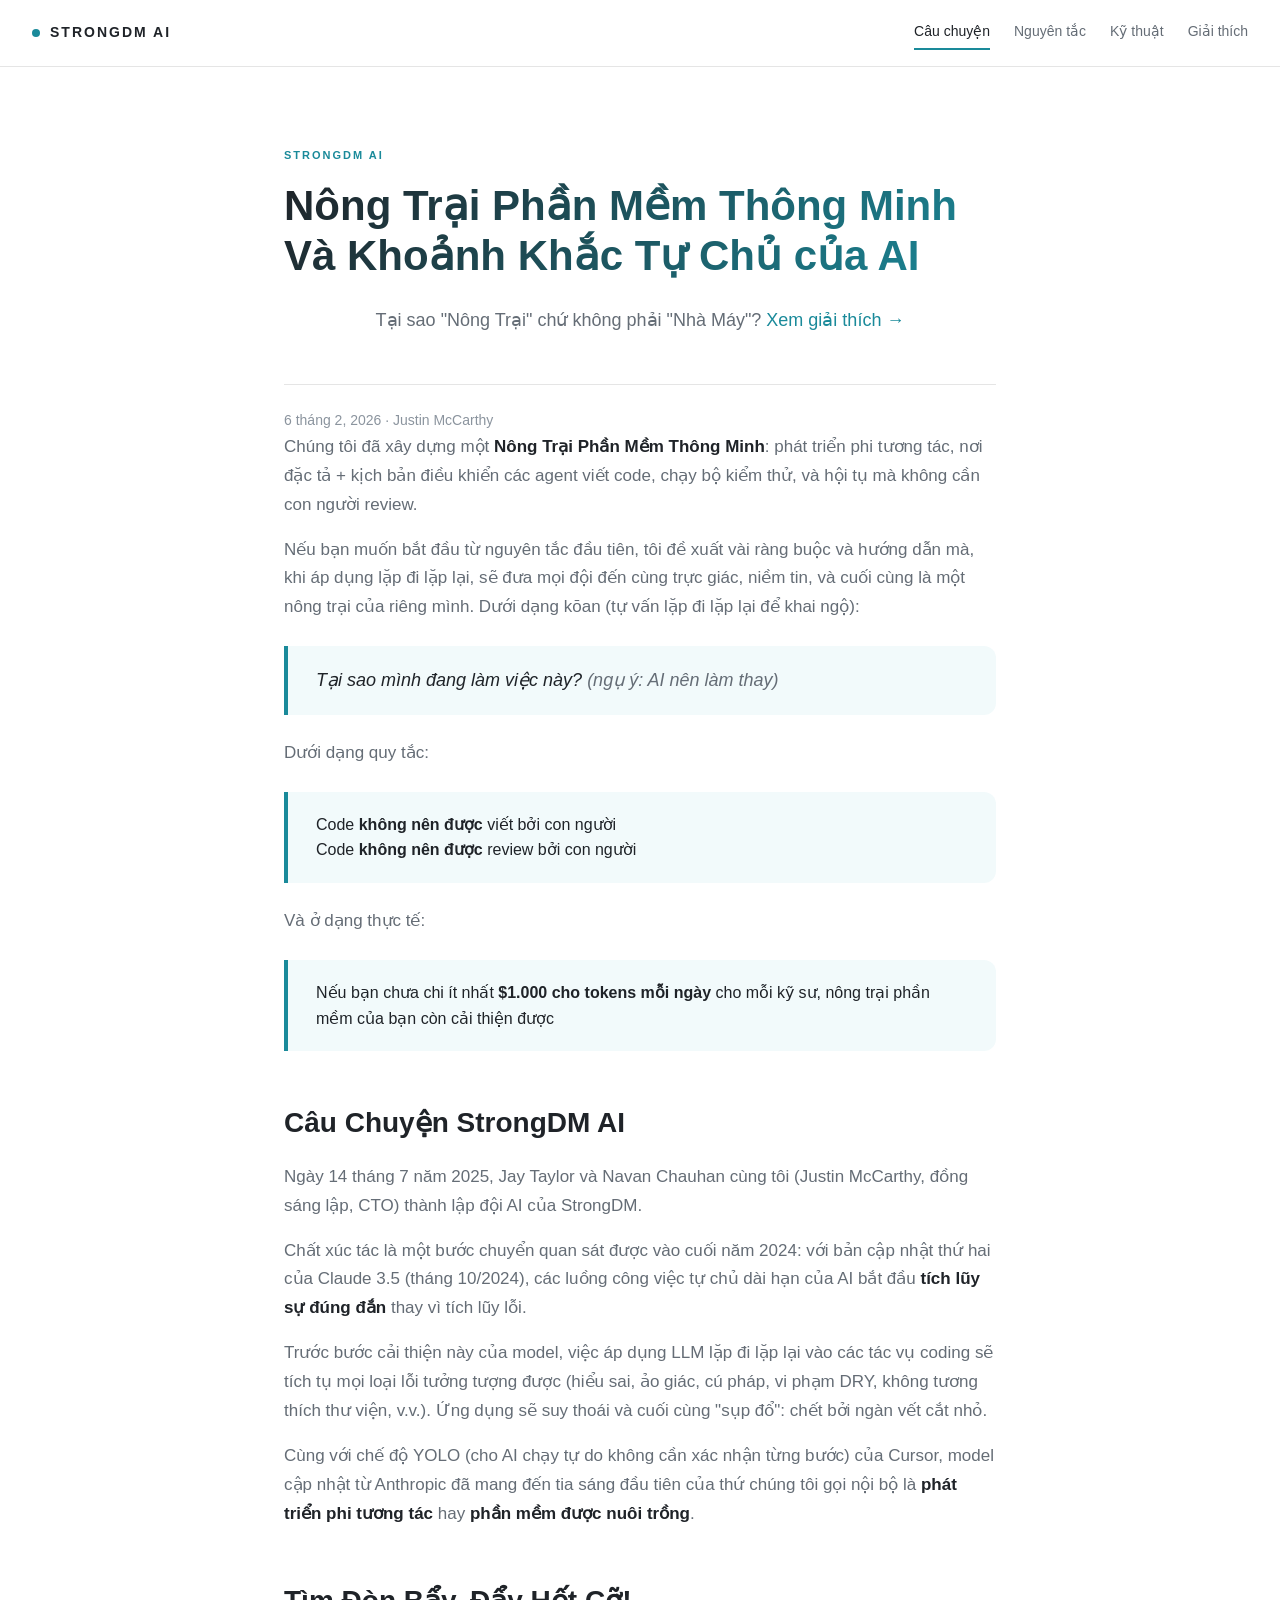
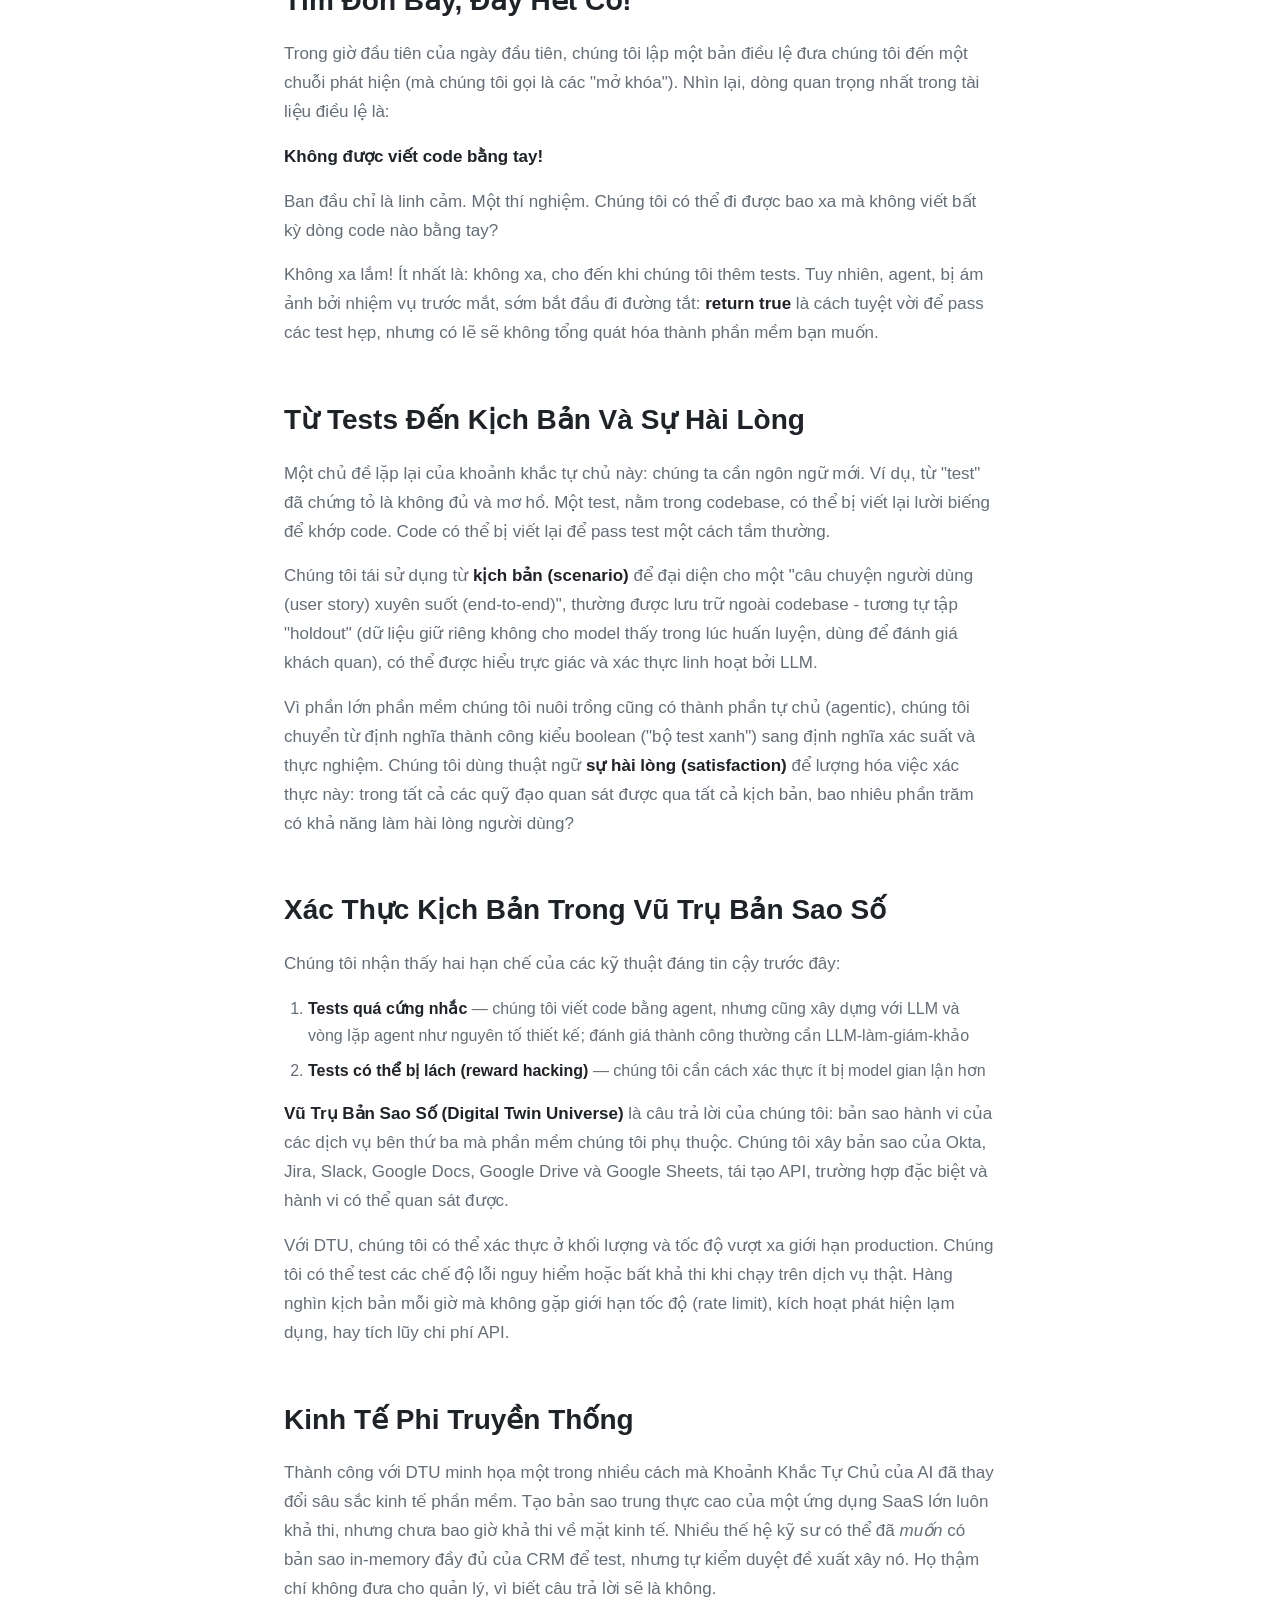
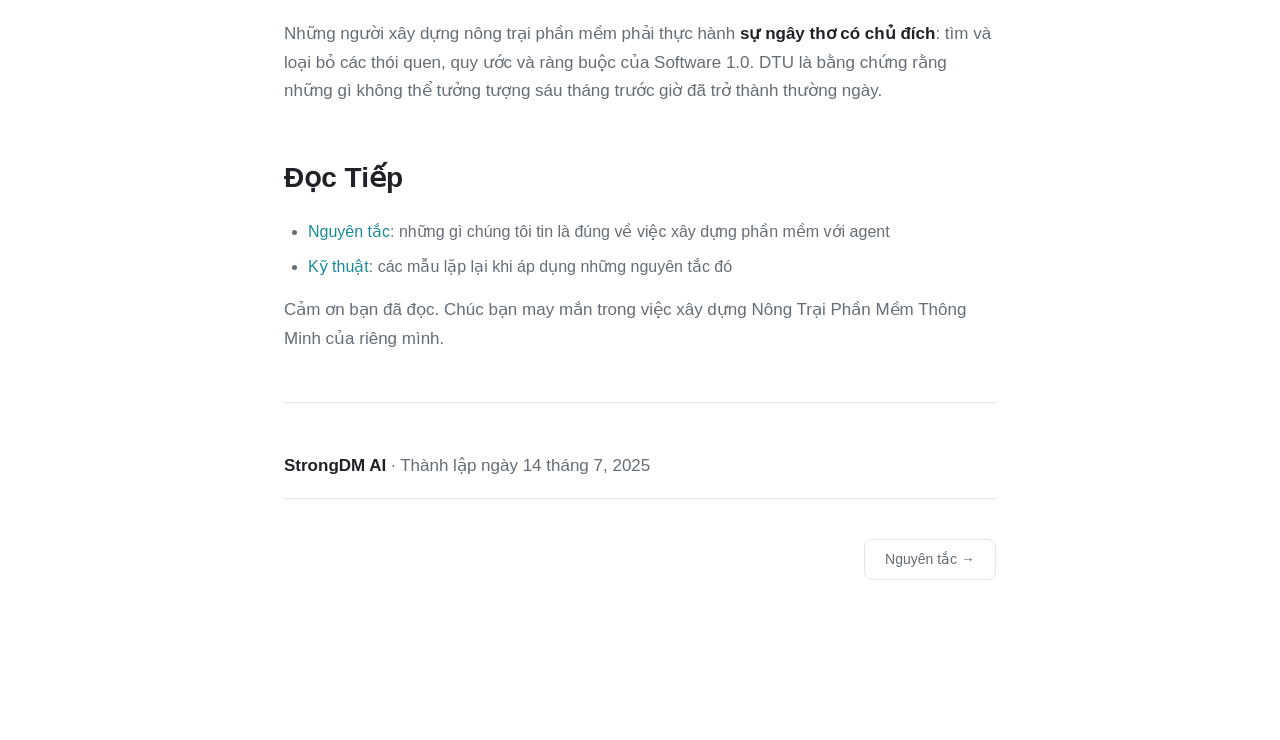
<file: index.html>
<!DOCTYPE html>
<html lang="vi">
<head>
  <meta charset="utf-8">
  <meta name="viewport" content="width=device-width, initial-scale=1">
  <title>StrongDM — Câu chuyện</title>
  <link rel="stylesheet" href="style.css">
</head>
<body>

<nav>
  <a class="nav-brand" href="index.html">StrongDM AI</a>
  <div class="nav-links">
    <a href="index.html" class="active">Câu chuyện</a>
    <a href="principles.html">Nguyên tắc</a>
    <a href="techniques.html">Kỹ thuật</a>
    <a href="explain.html">Giải thích</a>
  </div>
</nav>

<div class="container">

  <header>
    <div class="tag">StrongDM AI</div>
    <h1>Nông Trại Phần Mềm Thông Minh Và Khoảnh Khắc Tự Chủ của AI</h1>
    <p class="subtitle">Tại sao "Nông Trại" chứ không phải "Nhà Máy"? <a href="explain.html">Xem giải thích →</a></p>
    <div class="meta">6 tháng 2, 2026 · Justin McCarthy</div>
  </header>

  <p>Chúng tôi đã xây dựng một <strong>Nông Trại Phần Mềm Thông Minh</strong>: phát triển phi tương tác, nơi đặc tả + kịch bản điều khiển các agent viết code, chạy bộ kiểm thử, và hội tụ mà không cần con người review.</p>

  <p>Nếu bạn muốn bắt đầu từ nguyên tắc đầu tiên, tôi đề xuất vài ràng buộc và hướng dẫn mà, khi áp dụng lặp đi lặp lại, sẽ đưa mọi đội đến cùng trực giác, niềm tin, và cuối cùng là một nông trại của riêng mình. Dưới dạng kōan (tự vấn lặp đi lặp lại để khai ngộ):</p>

  <blockquote style="margin:24px 0;padding:20px 28px;border-left:4px solid var(--accent);background:var(--blockquote-bg);border-radius:0 12px 12px 0;">
    <div style="font-size:18px;font-style:italic;line-height:1.6;">Tại sao mình đang làm việc này? <em>(ngụ ý: AI nên làm thay)</em></div>
  </blockquote>

  <p>Dưới dạng quy tắc:</p>

  <blockquote style="margin:24px 0;padding:20px 28px;border-left:4px solid var(--accent);background:var(--blockquote-bg);border-radius:0 12px 12px 0;">
    <div style="font-size:16px;line-height:1.6;">Code <strong>không nên được</strong> viết bởi con người<br>Code <strong>không nên được</strong> review bởi con người</div>
  </blockquote>

  <p>Và ở dạng thực tế:</p>

  <blockquote style="margin:24px 0;padding:20px 28px;border-left:4px solid var(--accent);background:var(--blockquote-bg);border-radius:0 12px 12px 0;">
    <div style="font-size:16px;line-height:1.6;">Nếu bạn chưa chi ít nhất <strong>$1.000 cho tokens mỗi ngày</strong> cho mỗi kỹ sư, nông trại phần mềm của bạn còn cải thiện được</div>
  </blockquote>

  <h2>Câu Chuyện StrongDM AI</h2>

  <p>Ngày 14 tháng 7 năm 2025, Jay Taylor và Navan Chauhan cùng tôi (Justin McCarthy, đồng sáng lập, CTO) thành lập đội AI của StrongDM.</p>

  <p>Chất xúc tác là một bước chuyển quan sát được vào cuối năm 2024: với bản cập nhật thứ hai của Claude 3.5 (tháng 10/2024), các luồng công việc tự chủ dài hạn của AI bắt đầu <strong>tích lũy sự đúng đắn</strong> thay vì tích lũy lỗi.</p>

  <p>Trước bước cải thiện này của model, việc áp dụng LLM lặp đi lặp lại vào các tác vụ coding sẽ tích tụ mọi loại lỗi tưởng tượng được (hiểu sai, ảo giác, cú pháp, vi phạm DRY, không tương thích thư viện, v.v.). Ứng dụng sẽ suy thoái và cuối cùng "sụp đổ": chết bởi ngàn vết cắt nhỏ.</p>

  <p>Cùng với chế độ YOLO (cho AI chạy tự do không cần xác nhận từng bước) của Cursor, model cập nhật từ Anthropic đã mang đến tia sáng đầu tiên của thứ chúng tôi gọi nội bộ là <strong>phát triển phi tương tác</strong> hay <strong>phần mềm được nuôi trồng</strong>.</p>

  <h2>Tìm Đòn Bẩy, Đẩy Hết Cỡ!</h2>

  <p>Trong giờ đầu tiên của ngày đầu tiên, chúng tôi lập một bản điều lệ đưa chúng tôi đến một chuỗi phát hiện (mà chúng tôi gọi là các "mở khóa"). Nhìn lại, dòng quan trọng nhất trong tài liệu điều lệ là:</p>

  <p><strong>Không được viết code bằng tay!</strong></p>

  <p>Ban đầu chỉ là linh cảm. Một thí nghiệm. Chúng tôi có thể đi được bao xa mà không viết bất kỳ dòng code nào bằng tay?</p>

  <p>Không xa lắm! Ít nhất là: không xa, cho đến khi chúng tôi thêm tests. Tuy nhiên, agent, bị ám ảnh bởi nhiệm vụ trước mắt, sớm bắt đầu đi đường tắt: <strong>return true</strong> là cách tuyệt vời để pass các test hẹp, nhưng có lẽ sẽ không tổng quát hóa thành phần mềm bạn muốn.</p>

  <h2>Từ Tests Đến Kịch Bản Và Sự Hài Lòng</h2>

  <p>Một chủ đề lặp lại của khoảnh khắc tự chủ này: chúng ta cần ngôn ngữ mới. Ví dụ, từ "test" đã chứng tỏ là không đủ và mơ hồ. Một test, nằm trong codebase, có thể bị viết lại lười biếng để khớp code. Code có thể bị viết lại để pass test một cách tầm thường.</p>

  <p>Chúng tôi tái sử dụng từ <strong>kịch bản (scenario)</strong> để đại diện cho một "câu chuyện người dùng (user story) xuyên suốt (end-to-end)", thường được lưu trữ ngoài codebase - tương tự tập "holdout" (dữ liệu giữ riêng không cho model thấy trong lúc huấn luyện, dùng để đánh giá khách quan), có thể được hiểu trực giác và xác thực linh hoạt bởi LLM.</p>

  <p>Vì phần lớn phần mềm chúng tôi nuôi trồng cũng có thành phần tự chủ (agentic), chúng tôi chuyển từ định nghĩa thành công kiểu boolean ("bộ test xanh") sang định nghĩa xác suất và thực nghiệm. Chúng tôi dùng thuật ngữ <strong>sự hài lòng (satisfaction)</strong> để lượng hóa việc xác thực này: trong tất cả các quỹ đạo quan sát được qua tất cả kịch bản, bao nhiêu phần trăm có khả năng làm hài lòng người dùng?</p>

  <h2>Xác Thực Kịch Bản Trong Vũ Trụ Bản Sao Số</h2>

  <p>Chúng tôi nhận thấy hai hạn chế của các kỹ thuật đáng tin cậy trước đây:</p>

  <ol>
    <li><strong>Tests quá cứng nhắc</strong> — chúng tôi viết code bằng agent, nhưng cũng xây dựng với LLM và vòng lặp agent như nguyên tố thiết kế; đánh giá thành công thường cần LLM-làm-giám-khảo</li>
    <li><strong>Tests có thể bị lách (reward hacking)</strong> — chúng tôi cần cách xác thực ít bị model gian lận hơn</li>
  </ol>

  <p><strong>Vũ Trụ Bản Sao Số (Digital Twin Universe)</strong> là câu trả lời của chúng tôi: bản sao hành vi của các dịch vụ bên thứ ba mà phần mềm chúng tôi phụ thuộc. Chúng tôi xây bản sao của Okta, Jira, Slack, Google Docs, Google Drive và Google Sheets, tái tạo API, trường hợp đặc biệt và hành vi có thể quan sát được.</p>

  <p>Với DTU, chúng tôi có thể xác thực ở khối lượng và tốc độ vượt xa giới hạn production. Chúng tôi có thể test các chế độ lỗi nguy hiểm hoặc bất khả thi khi chạy trên dịch vụ thật. Hàng nghìn kịch bản mỗi giờ mà không gặp giới hạn tốc độ (rate limit), kích hoạt phát hiện lạm dụng, hay tích lũy chi phí API.</p>

  <h2>Kinh Tế Phi Truyền Thống</h2>

  <p>Thành công với DTU minh họa một trong nhiều cách mà Khoảnh Khắc Tự Chủ của AI đã thay đổi sâu sắc kinh tế phần mềm. Tạo bản sao trung thực cao của một ứng dụng SaaS lớn luôn khả thi, nhưng chưa bao giờ khả thi về mặt kinh tế. Nhiều thế hệ kỹ sư có thể đã <em>muốn</em> có bản sao in-memory đầy đủ của CRM để test, nhưng tự kiểm duyệt đề xuất xây nó. Họ thậm chí không đưa cho quản lý, vì biết câu trả lời sẽ là không.</p>

  <p>Những người xây dựng nông trại phần mềm phải thực hành <strong>sự ngây thơ có chủ đích</strong>: tìm và loại bỏ các thói quen, quy ước và ràng buộc của Software 1.0. DTU là bằng chứng rằng những gì không thể tưởng tượng sáu tháng trước giờ đã trở thành thường ngày.</p>

  <h2>Đọc Tiếp</h2>

  <ul>
    <li><a href="principles.html">Nguyên tắc</a>: những gì chúng tôi tin là đúng về việc xây dựng phần mềm với agent</li>
    <li><a href="techniques.html">Kỹ thuật</a>: các mẫu lặp lại khi áp dụng những nguyên tắc đó</li>
  </ul>

  <p>Cảm ơn bạn đã đọc. Chúc bạn may mắn trong việc xây dựng Nông Trại Phần Mềm Thông Minh của riêng mình.</p>

  <hr>

  <footer class="footnotes">
    <p><strong>StrongDM AI</strong> · Thành lập ngày 14 tháng 7, 2025</p>
  </footer>

  <div class="page-nav">
    <span></span>
    <a class="btn" href="principles.html">Nguyên tắc →</a>
  </div>

</div>

</body>
</html>
</file>
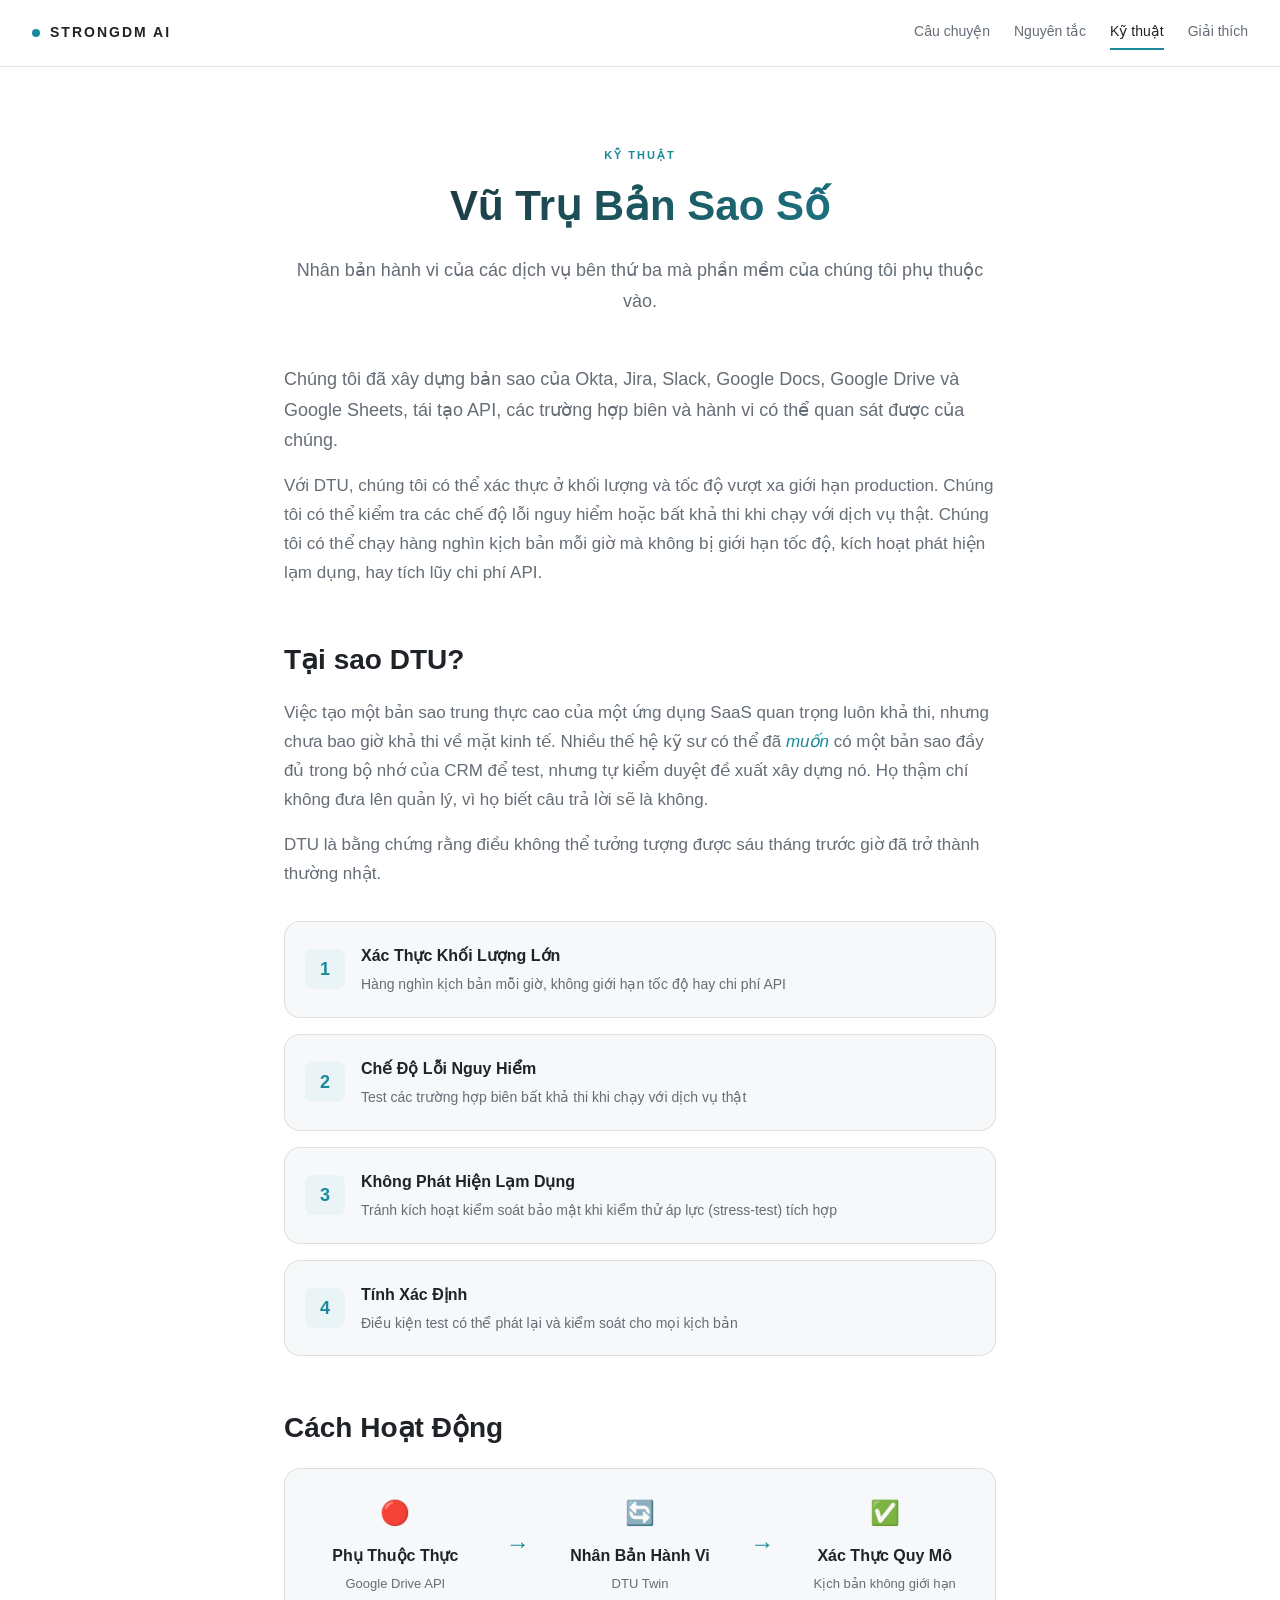
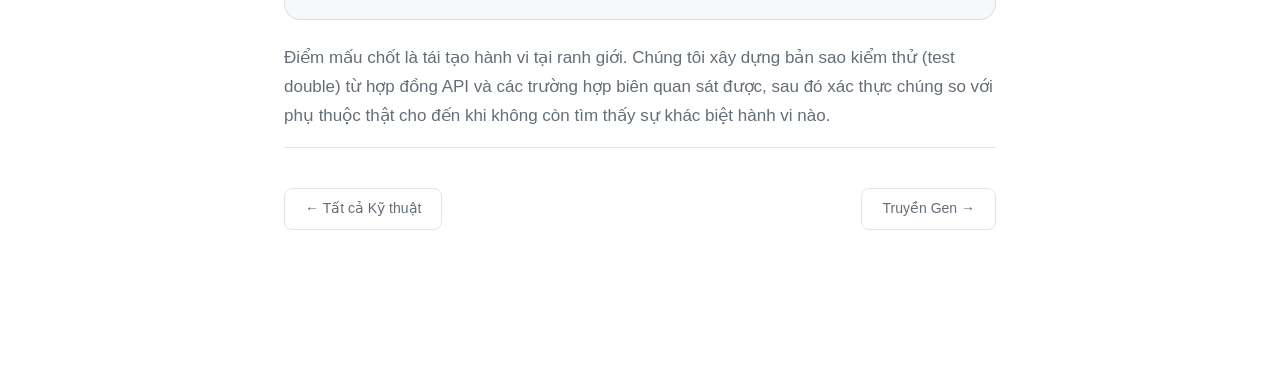
<file: dtu.html>
<!DOCTYPE html>
<html lang="vi">
<head>
  <meta charset="utf-8">
  <meta name="viewport" content="width=device-width, initial-scale=1">
  <title>StrongDM — Vũ Trụ Bản Sao Số (DTU)</title>
  <link rel="stylesheet" href="style.css">
</head>
<body>

<nav>
  <a class="nav-brand" href="index.html">StrongDM AI</a>
  <div class="nav-links">
    <a href="index.html">Câu chuyện</a>
    <a href="principles.html">Nguyên tắc</a>
    <a href="techniques.html" class="active">Kỹ thuật</a>
    <a href="explain.html">Giải thích</a>
  </div>
</nav>

<div class="container">

  <div class="center">
    <div class="tag" style="color:var(--accent);">Kỹ thuật</div>
    <h1>Vũ Trụ Bản Sao Số</h1>
    <p class="subtitle">Nhân bản hành vi của các dịch vụ bên thứ ba mà phần mềm của chúng tôi phụ thuộc vào.</p>
  </div>

  <article>
    <p style="font-size:18px;">Chúng tôi đã xây dựng bản sao của Okta, Jira, Slack, Google Docs, Google Drive và Google Sheets, tái tạo API, các trường hợp biên và hành vi có thể quan sát được của chúng.</p>

    <p>Với DTU, chúng tôi có thể xác thực ở khối lượng và tốc độ vượt xa giới hạn production. Chúng tôi có thể kiểm tra các chế độ lỗi nguy hiểm hoặc bất khả thi khi chạy với dịch vụ thật. Chúng tôi có thể chạy hàng nghìn kịch bản mỗi giờ mà không bị giới hạn tốc độ, kích hoạt phát hiện lạm dụng, hay tích lũy chi phí API.</p>

    <h2>Tại sao DTU?</h2>

    <p>Việc tạo một bản sao trung thực cao của một ứng dụng SaaS quan trọng luôn khả thi, nhưng chưa bao giờ khả thi về mặt kinh tế. Nhiều thế hệ kỹ sư có thể đã <em style="color:var(--accent);">muốn</em> có một bản sao đầy đủ trong bộ nhớ của CRM để test, nhưng tự kiểm duyệt đề xuất xây dựng nó. Họ thậm chí không đưa lên quản lý, vì họ biết câu trả lời sẽ là không.</p>

    <p>DTU là bằng chứng rằng điều không thể tưởng tượng được sáu tháng trước giờ đã trở thành thường nhật.</p>

    <div style="display:grid;gap:16px;margin:32px 0;">
      <div class="card" style="display:flex;gap:16px;align-items:center;padding:20px;margin:0;">
        <div style="width:40px;height:40px;border-radius:8px;background:var(--blockquote-bg);display:flex;align-items:center;justify-content:center;color:var(--accent);font-weight:700;font-size:18px;">1</div>
        <div>
          <div style="font-weight:600;margin-bottom:4px;color:var(--text);">Xác Thực Khối Lượng Lớn</div>
          <div style="font-size:14px;color:var(--text-secondary);">Hàng nghìn kịch bản mỗi giờ, không giới hạn tốc độ hay chi phí API</div>
        </div>
      </div>
      <div class="card" style="display:flex;gap:16px;align-items:center;padding:20px;margin:0;">
        <div style="width:40px;height:40px;border-radius:8px;background:var(--blockquote-bg);display:flex;align-items:center;justify-content:center;color:var(--accent);font-weight:700;font-size:18px;">2</div>
        <div>
          <div style="font-weight:600;margin-bottom:4px;color:var(--text);">Chế Độ Lỗi Nguy Hiểm</div>
          <div style="font-size:14px;color:var(--text-secondary);">Test các trường hợp biên bất khả thi khi chạy với dịch vụ thật</div>
        </div>
      </div>
      <div class="card" style="display:flex;gap:16px;align-items:center;padding:20px;margin:0;">
        <div style="width:40px;height:40px;border-radius:8px;background:var(--blockquote-bg);display:flex;align-items:center;justify-content:center;color:var(--accent);font-weight:700;font-size:18px;">3</div>
        <div>
          <div style="font-weight:600;margin-bottom:4px;color:var(--text);">Không Phát Hiện Lạm Dụng</div>
          <div style="font-size:14px;color:var(--text-secondary);">Tránh kích hoạt kiểm soát bảo mật khi kiểm thử áp lực (stress-test) tích hợp</div>
        </div>
      </div>
      <div class="card" style="display:flex;gap:16px;align-items:center;padding:20px;margin:0;">
        <div style="width:40px;height:40px;border-radius:8px;background:var(--blockquote-bg);display:flex;align-items:center;justify-content:center;color:var(--accent);font-weight:700;font-size:18px;">4</div>
        <div>
          <div style="font-weight:600;margin-bottom:4px;color:var(--text);">Tính Xác Định</div>
          <div style="font-size:14px;color:var(--text-secondary);">Điều kiện test có thể phát lại và kiểm soát cho mọi kịch bản</div>
        </div>
      </div>
    </div>

    <h2>Cách Hoạt Động</h2>

    <div class="card" style="padding:24px;">
      <div style="display:flex;align-items:center;justify-content:space-between;flex-wrap:wrap;gap:24px;">
        <div style="text-align:center;flex:1;min-width:120px;">
          <div style="font-size:24px;margin-bottom:8px;">&#x1F534;</div>
          <div style="font-weight:600;margin-bottom:4px;">Phụ Thuộc Thực</div>
          <div style="font-size:13px;color:var(--text-secondary);">Google Drive API</div>
        </div>
        <div style="color:var(--accent);font-size:24px;">&#8594;</div>
        <div style="text-align:center;flex:1;min-width:120px;">
          <div style="font-size:24px;margin-bottom:8px;">&#x1F504;</div>
          <div style="font-weight:600;margin-bottom:4px;">Nhân Bản Hành Vi</div>
          <div style="font-size:13px;color:var(--text-secondary);">DTU Twin</div>
        </div>
        <div style="color:var(--accent);font-size:24px;">&#8594;</div>
        <div style="text-align:center;flex:1;min-width:120px;">
          <div style="font-size:24px;margin-bottom:8px;">&#x2705;</div>
          <div style="font-weight:600;margin-bottom:4px;">Xác Thực Quy Mô</div>
          <div style="font-size:13px;color:var(--text-secondary);">Kịch bản không giới hạn</div>
        </div>
      </div>
    </div>

    <p>Điểm mấu chốt là tái tạo hành vi tại ranh giới. Chúng tôi xây dựng bản sao kiểm thử (test double) từ hợp đồng API và các trường hợp biên quan sát được, sau đó xác thực chúng so với phụ thuộc thật cho đến khi không còn tìm thấy sự khác biệt hành vi nào.</p>
  </article>

  <div class="page-nav">
    <a class="btn" href="techniques.html">&larr; Tất cả Kỹ thuật</a>
    <a class="btn" href="gene-transfusion.html">Truyền Gen &rarr;</a>
  </div>

</div>

</body>
</html>
</file>
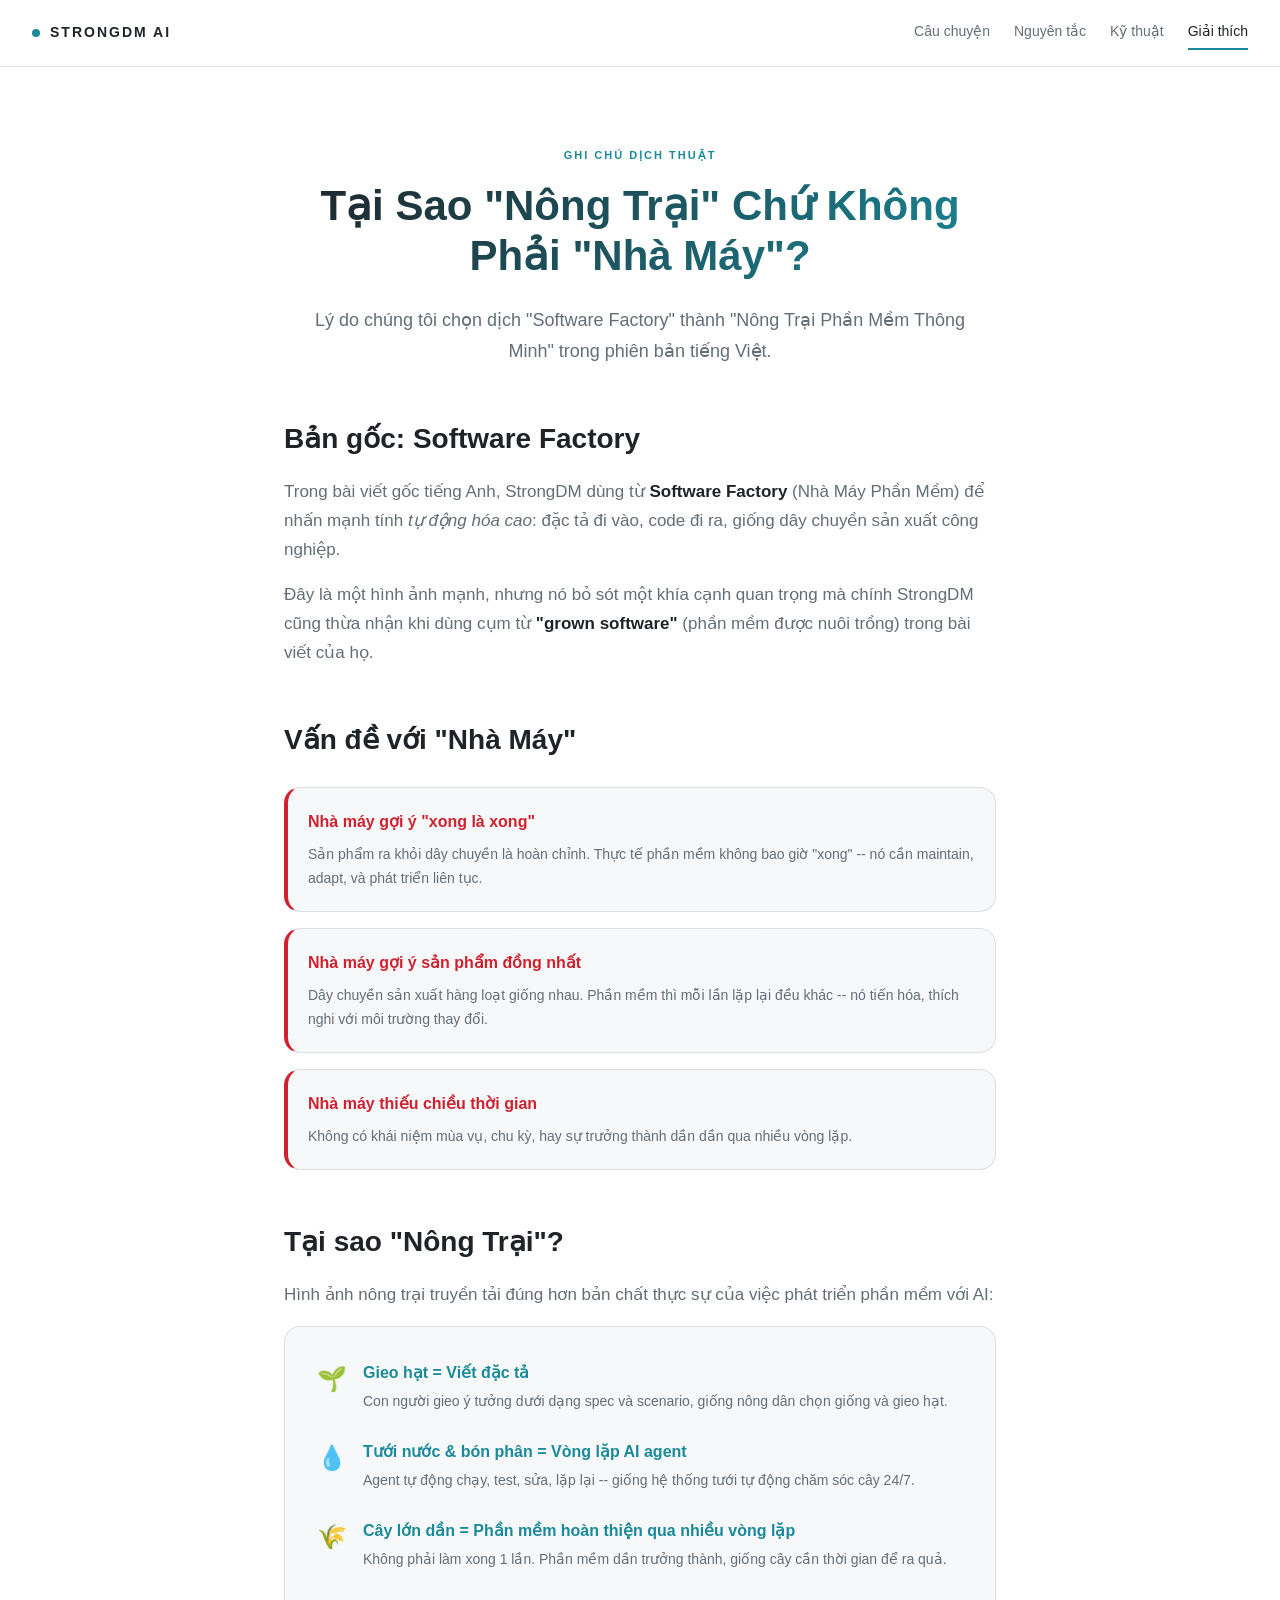
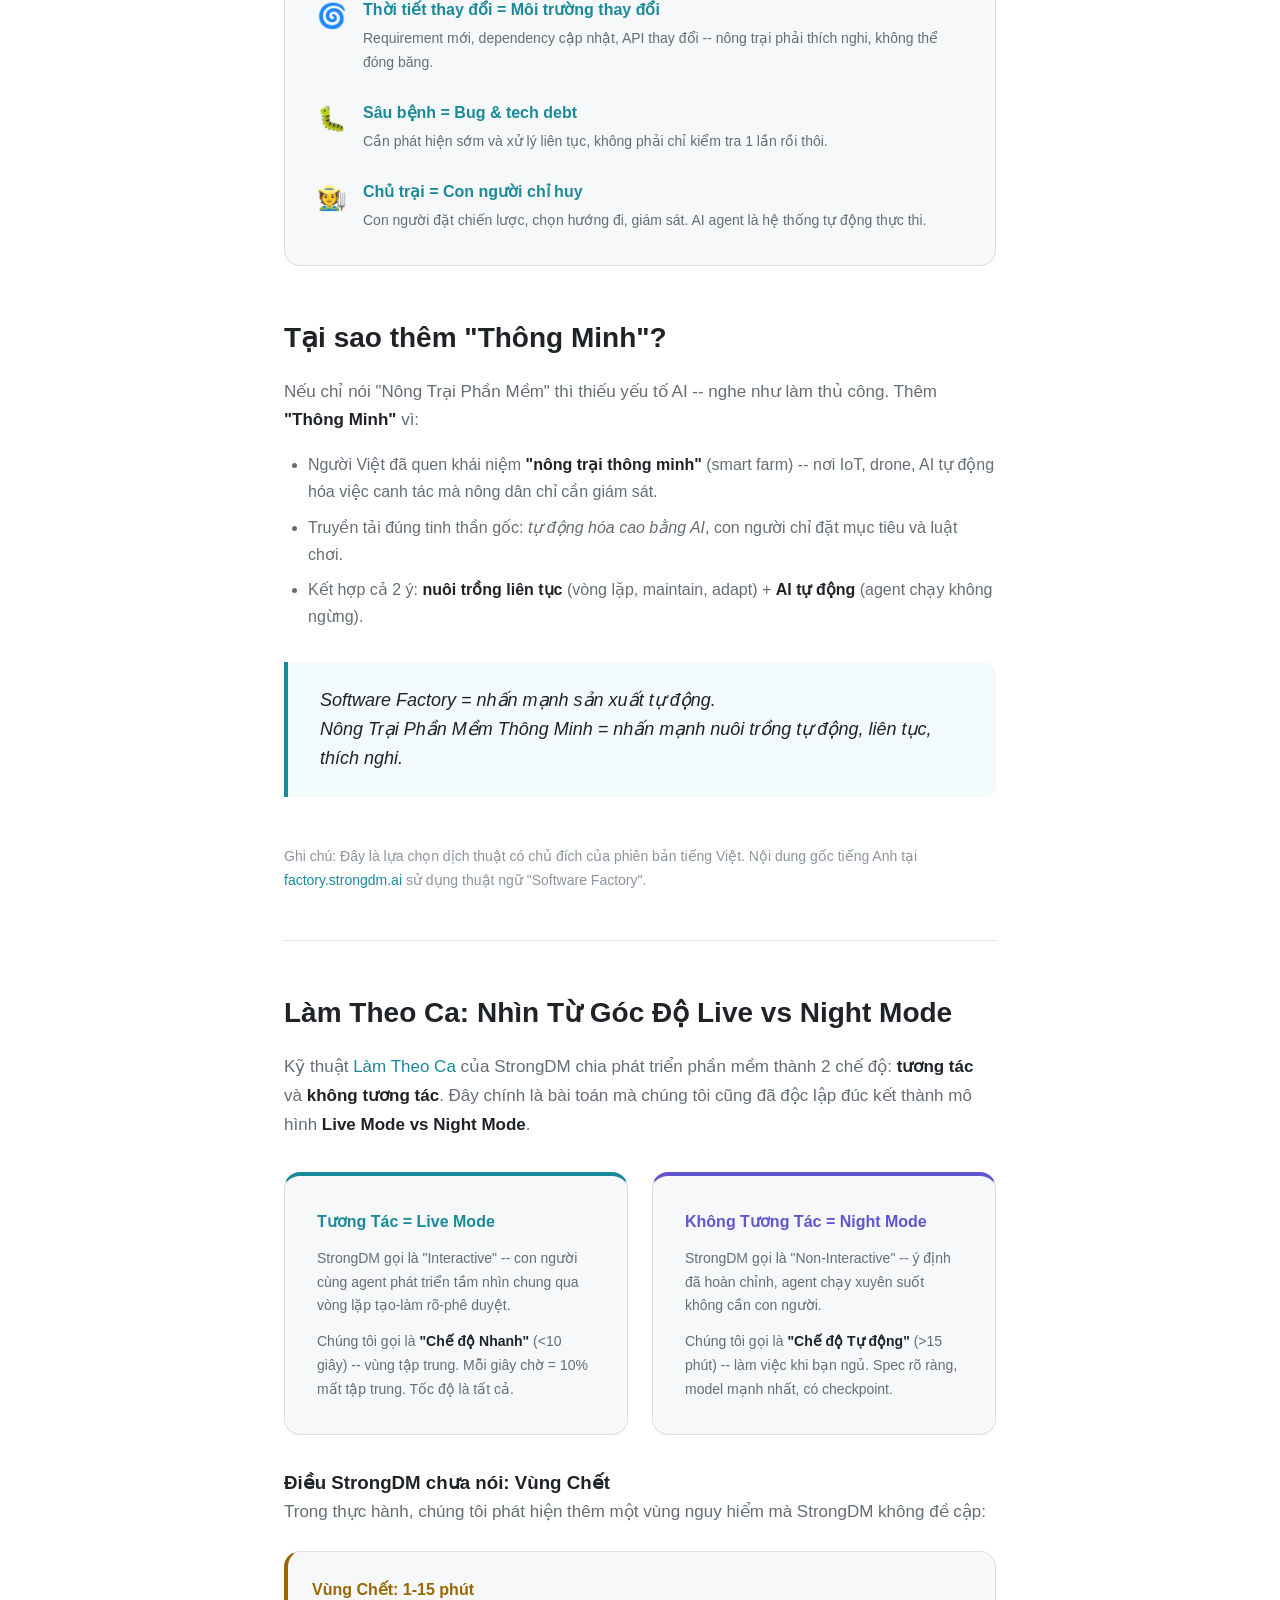
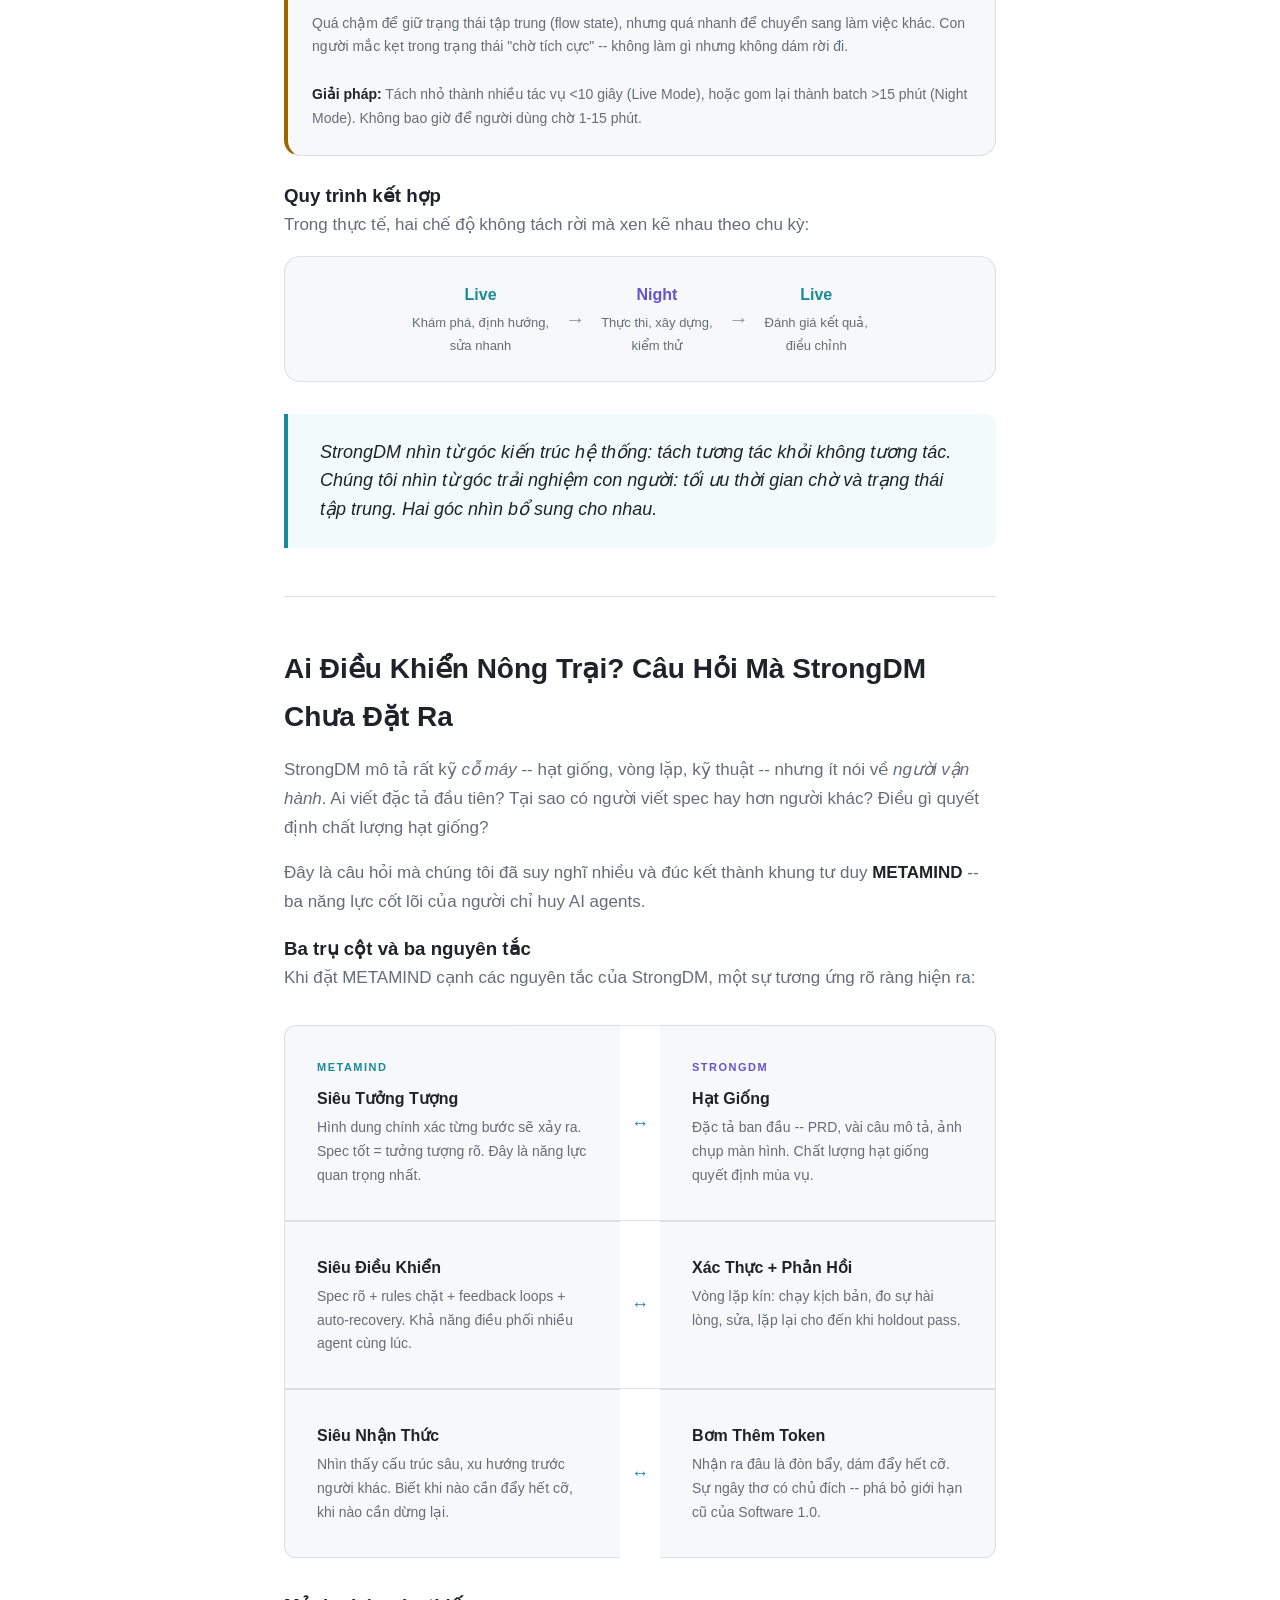
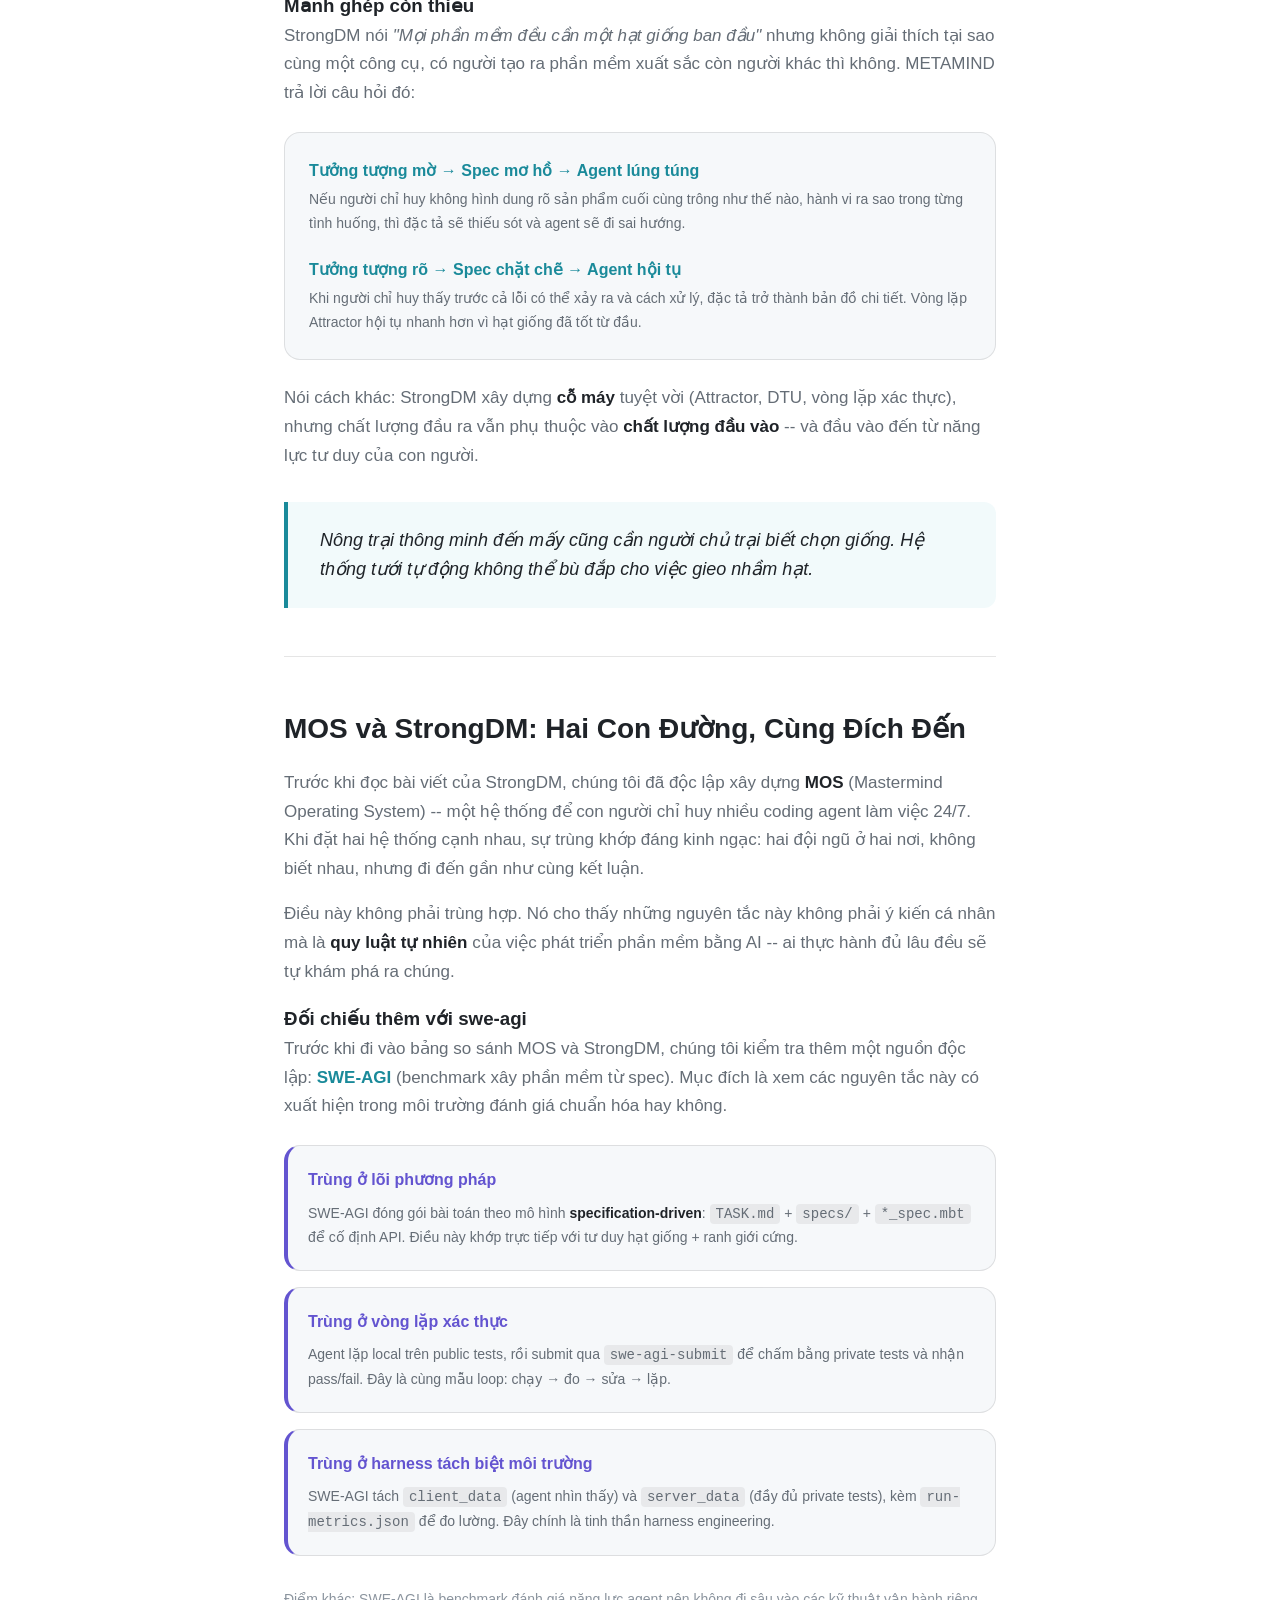
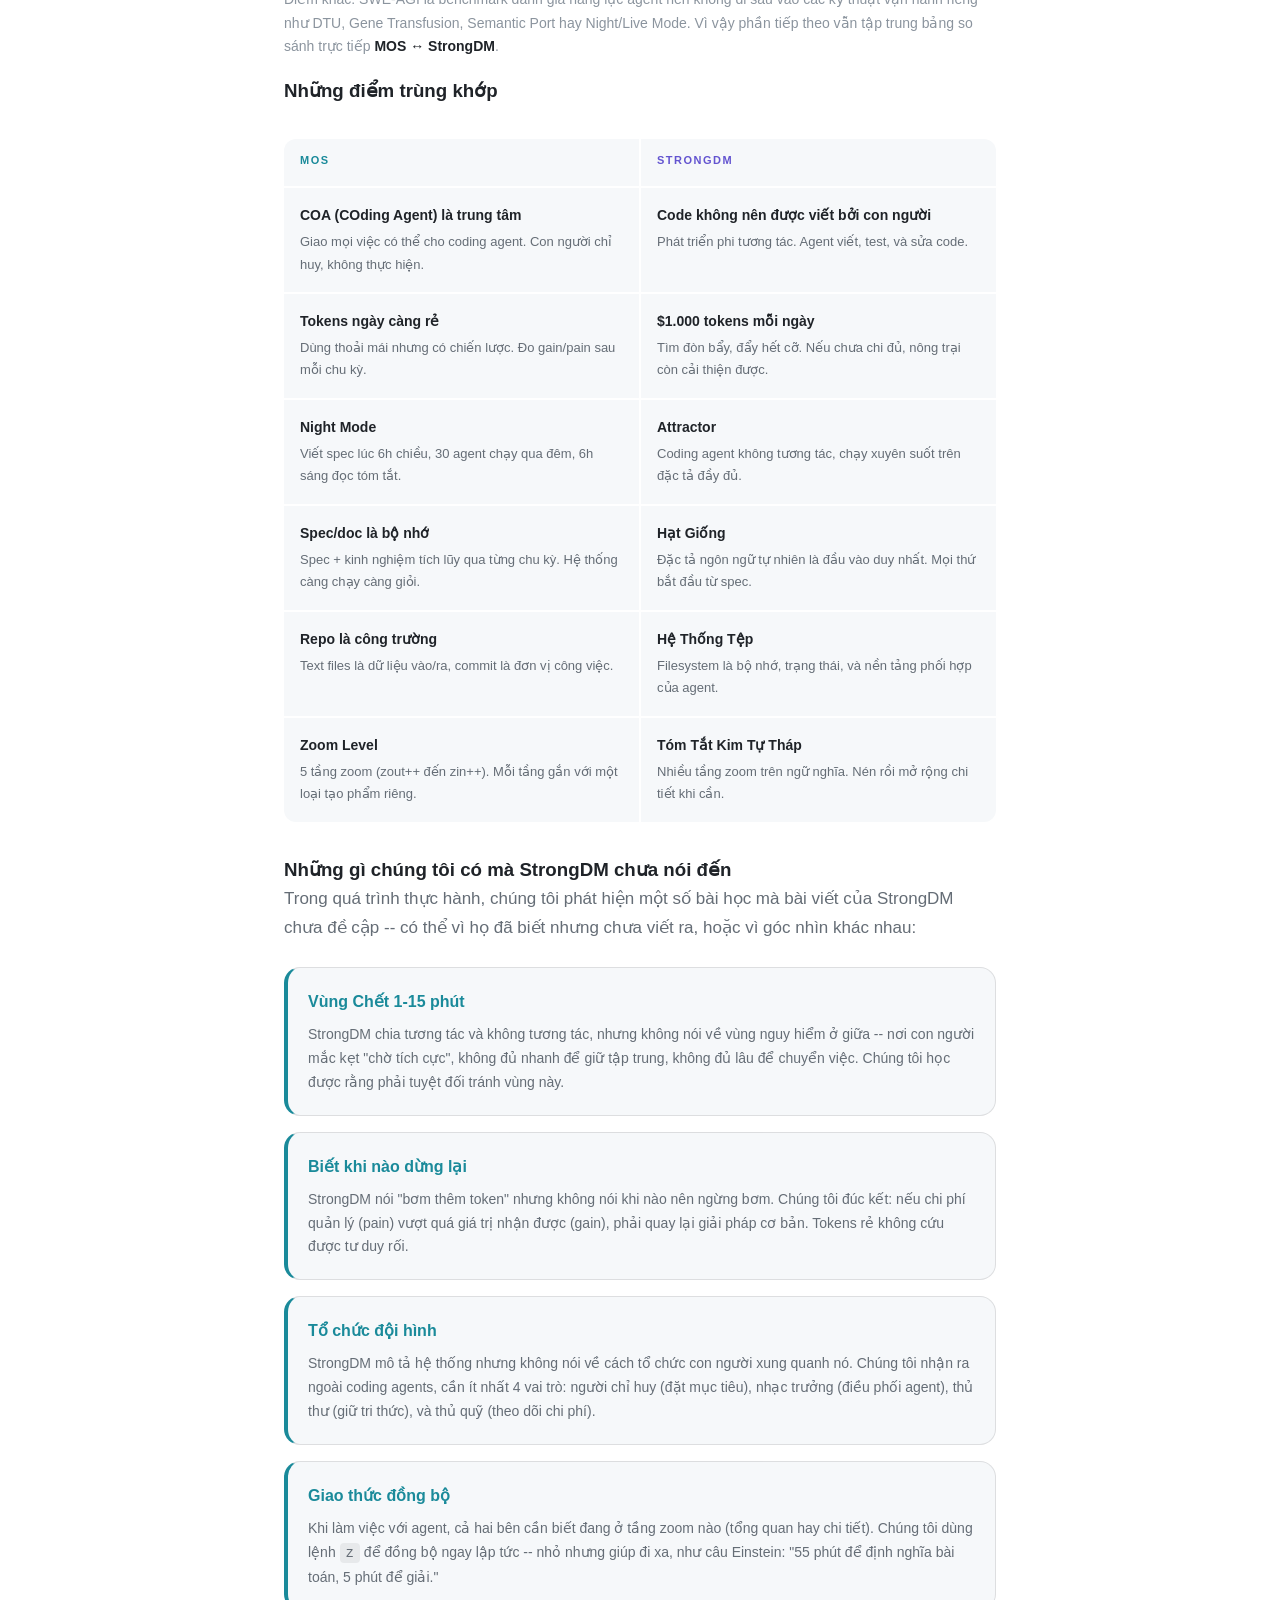
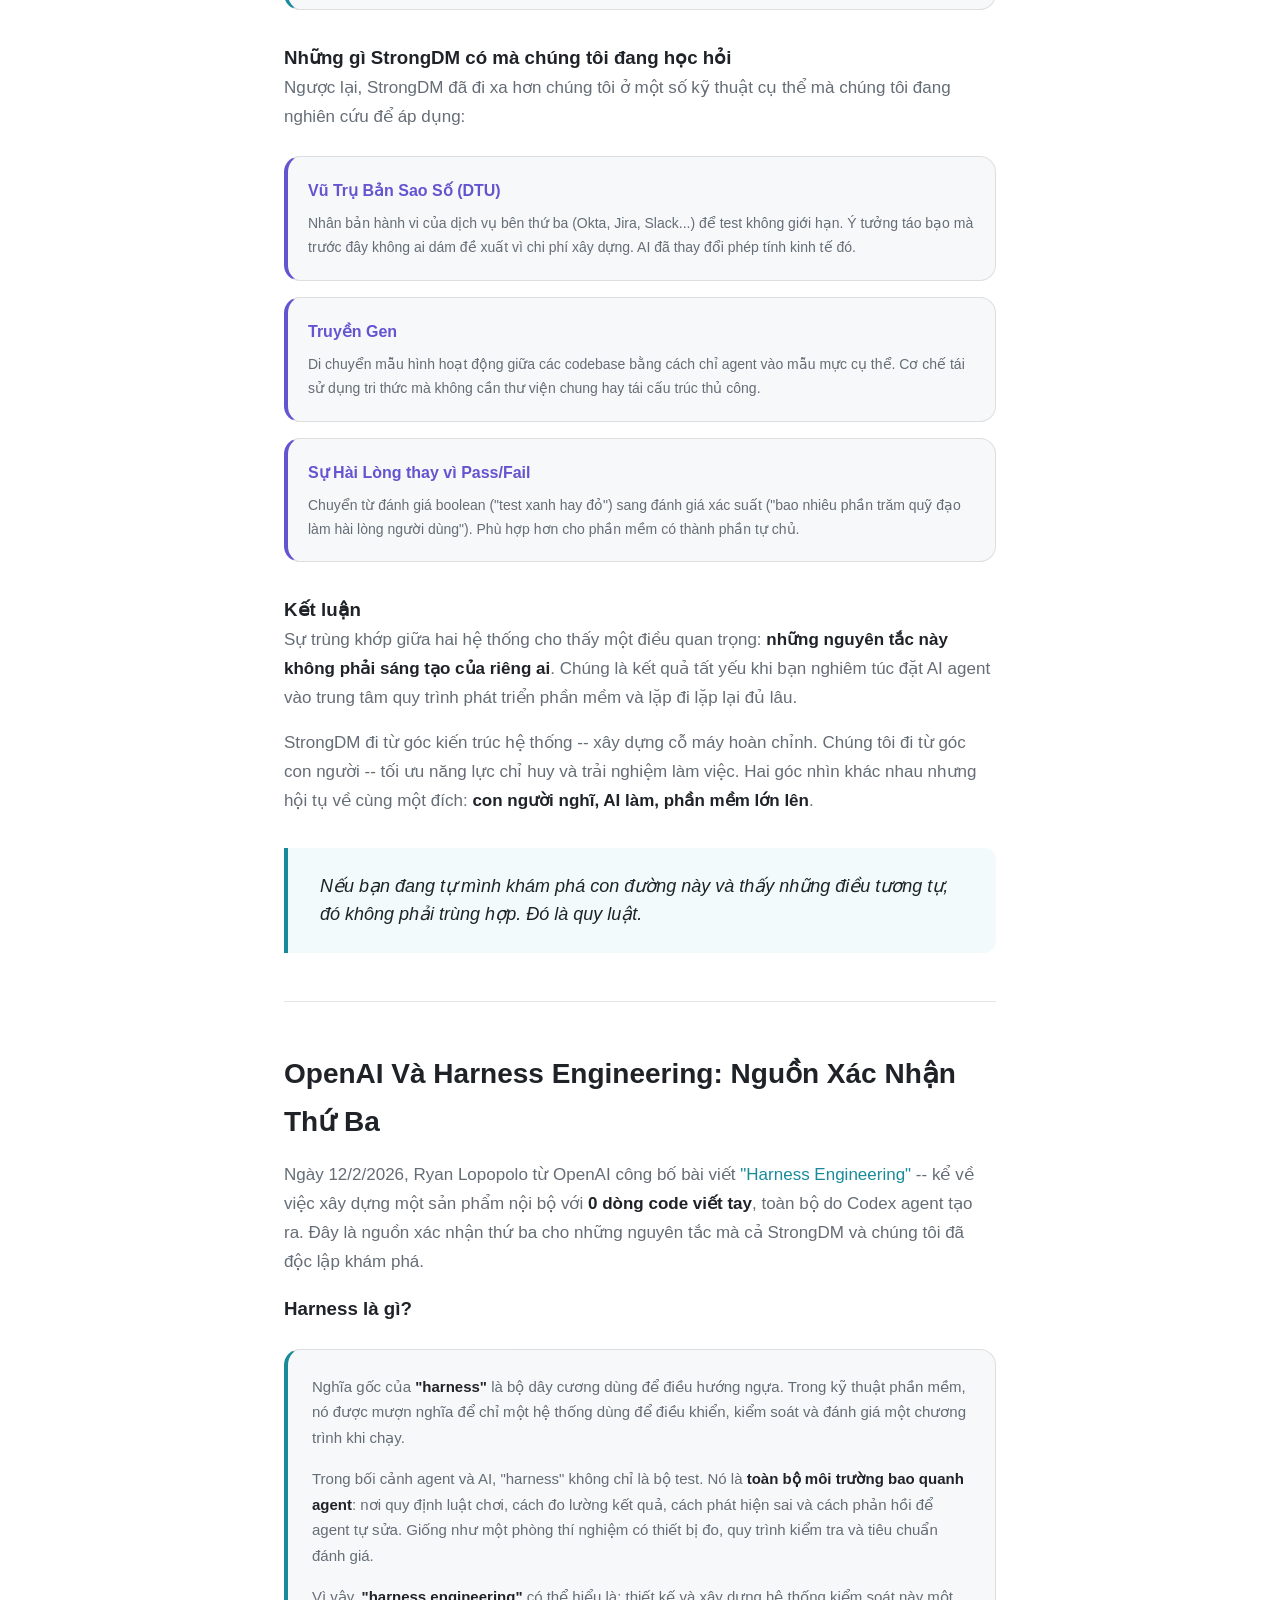
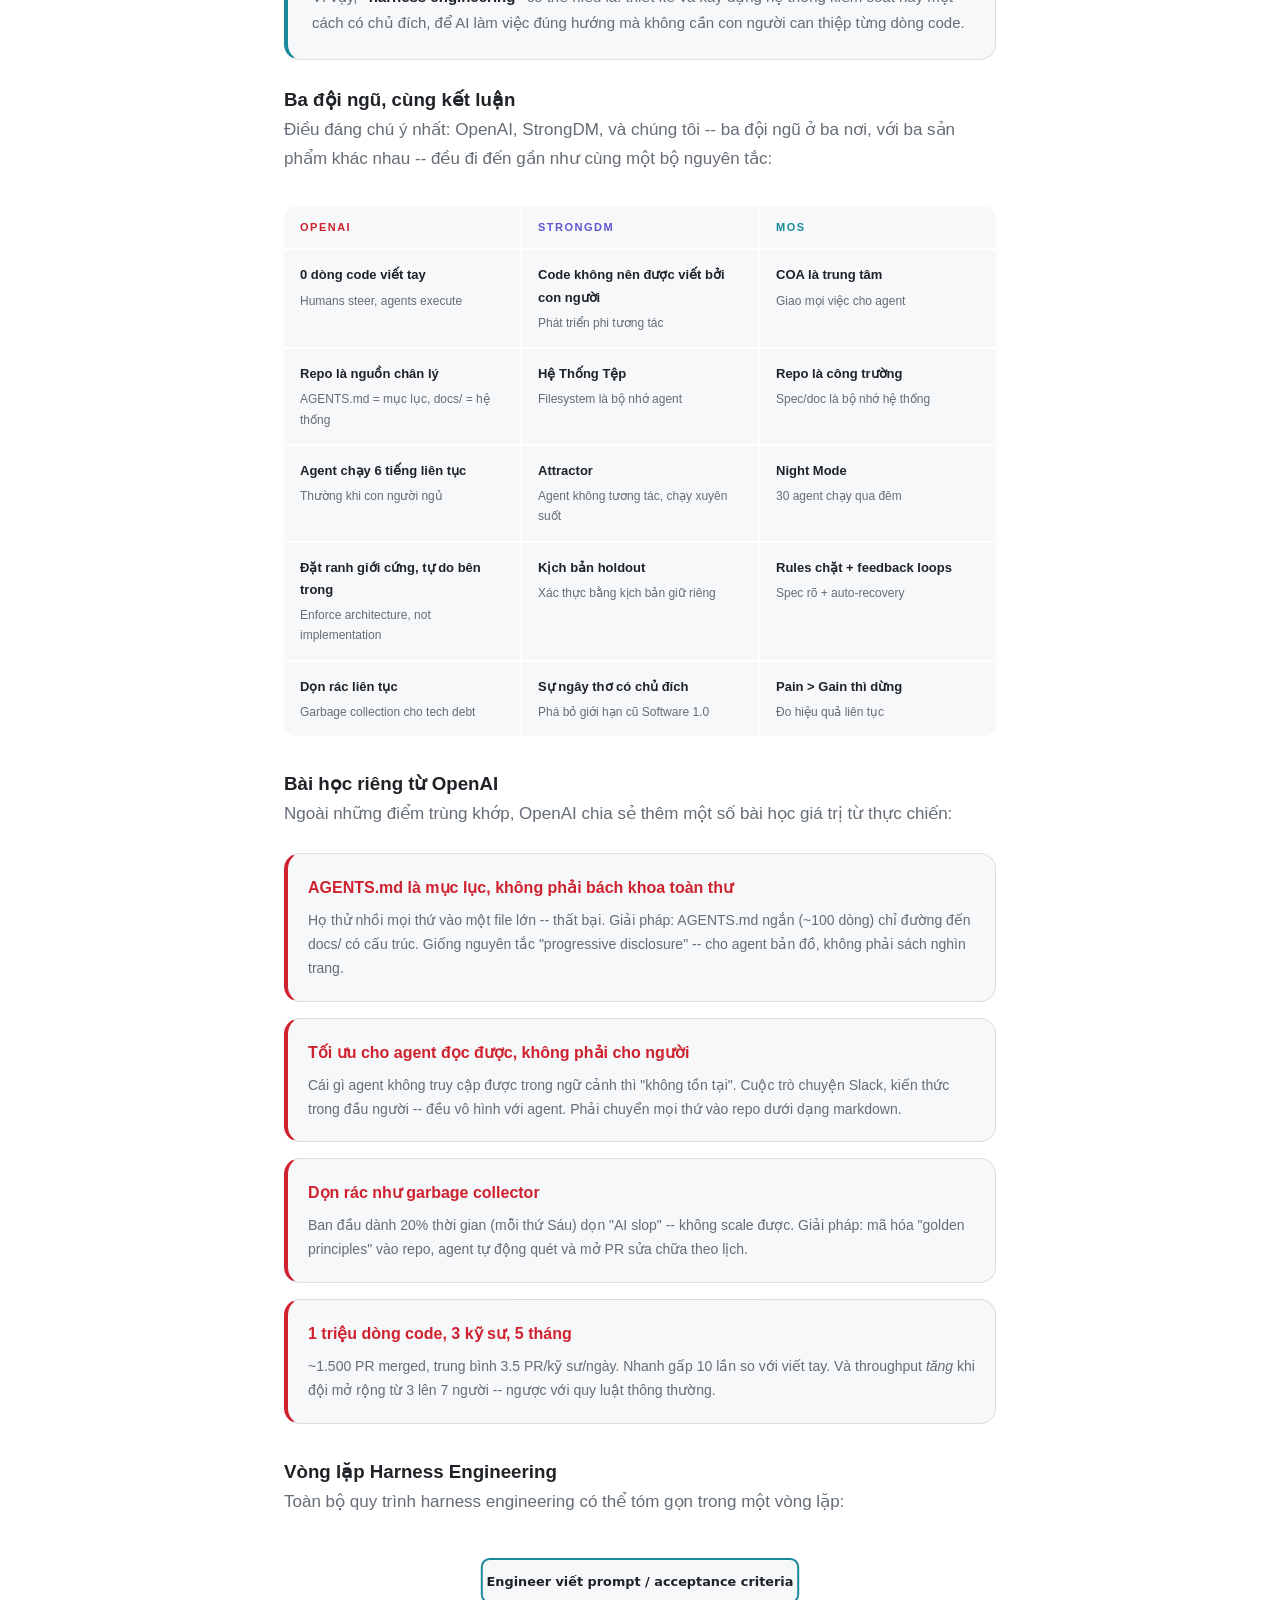
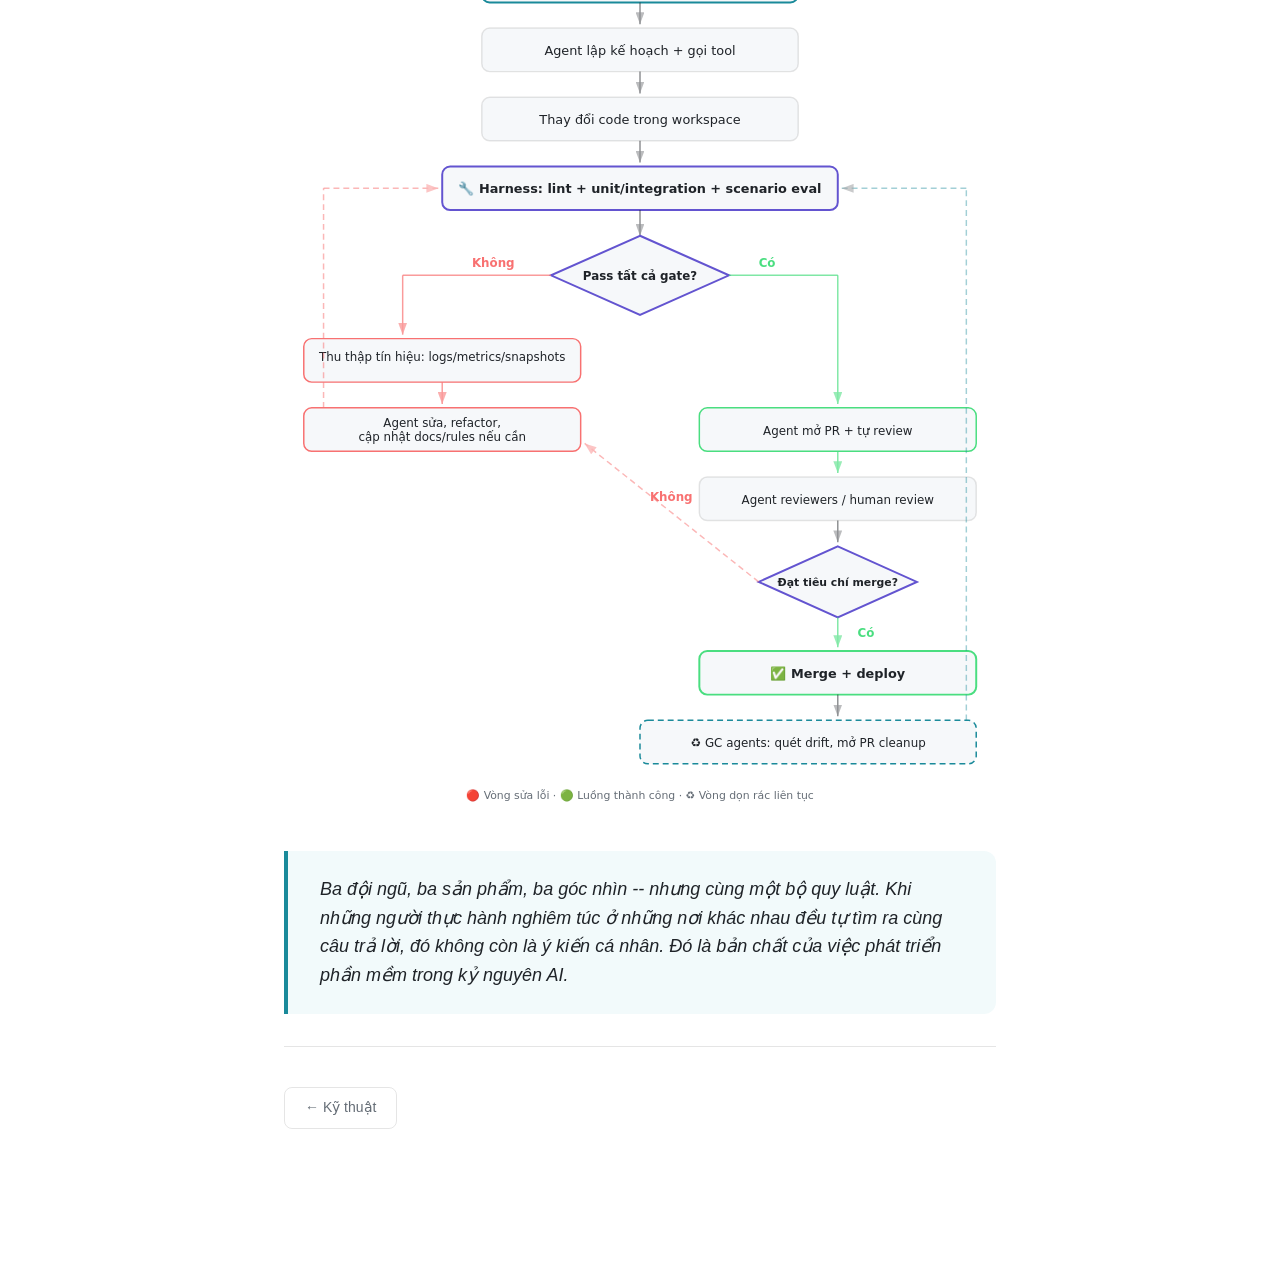
<file: explain.html>
<!DOCTYPE html>
<html lang="vi">
<head>
  <meta charset="utf-8">
  <meta name="viewport" content="width=device-width, initial-scale=1">
  <title>StrongDM — Giải Thích</title>
  <link rel="stylesheet" href="style.css">
</head>
<body>

<nav>
  <a class="nav-brand" href="index.html">StrongDM AI</a>
  <div class="nav-links">
    <a href="index.html">Câu chuyện</a>
    <a href="principles.html">Nguyên tắc</a>
    <a href="techniques.html">Kỹ thuật</a>
    <a href="explain.html" class="active">Giải thích</a>
  </div>
</nav>

<div class="container">

  <div class="center">
    <div class="tag">Ghi chú dịch thuật</div>
    <h1>Tại Sao "Nông Trại" Chứ Không Phải "Nhà Máy"?</h1>
    <p class="subtitle">Lý do chúng tôi chọn dịch "Software Factory" thành "Nông Trại Phần Mềm Thông Minh" trong phiên bản tiếng Việt.</p>
  </div>

  <article>

    <h2 id="ban-goc">Bản gốc: Software Factory</h2>

    <p>Trong bài viết gốc tiếng Anh, StrongDM dùng từ <strong>Software Factory</strong> (Nhà Máy Phần Mềm) để nhấn mạnh tính <em>tự động hóa cao</em>: đặc tả đi vào, code đi ra, giống dây chuyền sản xuất công nghiệp.</p>

    <p>Đây là một hình ảnh mạnh, nhưng nó bỏ sót một khía cạnh quan trọng mà chính StrongDM cũng thừa nhận khi dùng cụm từ <strong>"grown software"</strong> (phần mềm được nuôi trồng) trong bài viết của họ.</p>

    <h2 id="van-de-nha-may">Vấn đề với "Nhà Máy"</h2>

    <div style="display:grid;gap:16px;margin:24px 0 32px;">
      <div class="card" style="padding:20px;margin:0;border-left:4px solid var(--gradient-3);">
        <div style="font-weight:600;margin-bottom:8px;color:var(--gradient-3);">Nhà máy gợi ý "xong là xong"</div>
        <div style="font-size:14px;color:var(--text-secondary);">Sản phẩm ra khỏi dây chuyền là hoàn chỉnh. Thực tế phần mềm không bao giờ "xong" -- nó cần maintain, adapt, và phát triển liên tục.</div>
      </div>
      <div class="card" style="padding:20px;margin:0;border-left:4px solid var(--gradient-3);">
        <div style="font-weight:600;margin-bottom:8px;color:var(--gradient-3);">Nhà máy gợi ý sản phẩm đồng nhất</div>
        <div style="font-size:14px;color:var(--text-secondary);">Dây chuyền sản xuất hàng loạt giống nhau. Phần mềm thì mỗi lần lặp lại đều khác -- nó tiến hóa, thích nghi với môi trường thay đổi.</div>
      </div>
      <div class="card" style="padding:20px;margin:0;border-left:4px solid var(--gradient-3);">
        <div style="font-weight:600;margin-bottom:8px;color:var(--gradient-3);">Nhà máy thiếu chiều thời gian</div>
        <div style="font-size:14px;color:var(--text-secondary);">Không có khái niệm mùa vụ, chu kỳ, hay sự trưởng thành dần dần qua nhiều vòng lặp.</div>
      </div>
    </div>

    <h2 id="tai-sao-nong-trai">Tại sao "Nông Trại"?</h2>

    <p>Hình ảnh nông trại truyền tải đúng hơn bản chất thực sự của việc phát triển phần mềm với AI:</p>

    <div class="card" style="padding:32px;">
      <div style="display:grid;gap:24px;">
        <div style="display:flex;gap:16px;align-items:flex-start;">
          <div style="font-size:24px;flex-shrink:0;">&#127793;</div>
          <div>
            <div style="font-weight:600;margin-bottom:4px;color:var(--accent);">Gieo hạt = Viết đặc tả</div>
            <div style="font-size:14px;color:var(--text-secondary);">Con người gieo ý tưởng dưới dạng spec và scenario, giống nông dân chọn giống và gieo hạt.</div>
          </div>
        </div>
        <div style="display:flex;gap:16px;align-items:flex-start;">
          <div style="font-size:24px;flex-shrink:0;">&#128167;</div>
          <div>
            <div style="font-weight:600;margin-bottom:4px;color:var(--accent);">Tưới nước & bón phân = Vòng lặp AI agent</div>
            <div style="font-size:14px;color:var(--text-secondary);">Agent tự động chạy, test, sửa, lặp lại -- giống hệ thống tưới tự động chăm sóc cây 24/7.</div>
          </div>
        </div>
        <div style="display:flex;gap:16px;align-items:flex-start;">
          <div style="font-size:24px;flex-shrink:0;">&#127806;</div>
          <div>
            <div style="font-weight:600;margin-bottom:4px;color:var(--accent);">Cây lớn dần = Phần mềm hoàn thiện qua nhiều vòng lặp</div>
            <div style="font-size:14px;color:var(--text-secondary);">Không phải làm xong 1 lần. Phần mềm dần trưởng thành, giống cây cần thời gian để ra quả.</div>
          </div>
        </div>
        <div style="display:flex;gap:16px;align-items:flex-start;">
          <div style="font-size:24px;flex-shrink:0;">&#127744;</div>
          <div>
            <div style="font-weight:600;margin-bottom:4px;color:var(--accent);">Thời tiết thay đổi = Môi trường thay đổi</div>
            <div style="font-size:14px;color:var(--text-secondary);">Requirement mới, dependency cập nhật, API thay đổi -- nông trại phải thích nghi, không thể đóng băng.</div>
          </div>
        </div>
        <div style="display:flex;gap:16px;align-items:flex-start;">
          <div style="font-size:24px;flex-shrink:0;">&#128027;</div>
          <div>
            <div style="font-weight:600;margin-bottom:4px;color:var(--accent);">Sâu bệnh = Bug & tech debt</div>
            <div style="font-size:14px;color:var(--text-secondary);">Cần phát hiện sớm và xử lý liên tục, không phải chỉ kiểm tra 1 lần rồi thôi.</div>
          </div>
        </div>
        <div style="display:flex;gap:16px;align-items:flex-start;">
          <div style="font-size:24px;flex-shrink:0;">&#129489;&#8205;&#127806;</div>
          <div>
            <div style="font-weight:600;margin-bottom:4px;color:var(--accent);">Chủ trại = Con người chỉ huy</div>
            <div style="font-size:14px;color:var(--text-secondary);">Con người đặt chiến lược, chọn hướng đi, giám sát. AI agent là hệ thống tự động thực thi.</div>
          </div>
        </div>
      </div>
    </div>

    <h2 id="tai-sao-thong-minh">Tại sao thêm "Thông Minh"?</h2>

    <p>Nếu chỉ nói "Nông Trại Phần Mềm" thì thiếu yếu tố AI -- nghe như làm thủ công. Thêm <strong>"Thông Minh"</strong> vì:</p>

    <ul>
      <li>Người Việt đã quen khái niệm <strong>"nông trại thông minh"</strong> (smart farm) -- nơi IoT, drone, AI tự động hóa việc canh tác mà nông dân chỉ cần giám sát.</li>
      <li>Truyền tải đúng tinh thần gốc: <em>tự động hóa cao bằng AI</em>, con người chỉ đặt mục tiêu và luật chơi.</li>
      <li>Kết hợp cả 2 ý: <strong>nuôi trồng liên tục</strong> (vòng lặp, maintain, adapt) + <strong>AI tự động</strong> (agent chạy không ngừng).</li>
    </ul>

    <blockquote style="margin:32px 0;padding:24px 32px;border-left:4px solid var(--accent);background:var(--blockquote-bg);border-radius:0 12px 12px 0;">
      <div style="font-size:18px;font-style:italic;line-height:1.6;">Software Factory = nhấn mạnh sản xuất tự động.<br>Nông Trại Phần Mềm Thông Minh = nhấn mạnh nuôi trồng tự động, liên tục, thích nghi.</div>
    </blockquote>

    <p style="font-size:14px;color:var(--text-muted);margin-top:48px;">Ghi chú: Đây là lựa chọn dịch thuật có chủ đích của phiên bản tiếng Việt. Nội dung gốc tiếng Anh tại <a href="https://factory.strongdm.ai" target="_blank">factory.strongdm.ai</a> sử dụng thuật ngữ "Software Factory".</p>

    <hr style="border:none;border-top:1px solid var(--border);margin:48px 0;">

    <h2 id="live-vs-night">Làm Theo Ca: Nhìn Từ Góc Độ Live vs Night Mode</h2>

    <p>Kỹ thuật <a href="shift-work.html">Làm Theo Ca</a> của StrongDM chia phát triển phần mềm thành 2 chế độ: <strong>tương tác</strong> và <strong>không tương tác</strong>. Đây chính là bài toán mà chúng tôi cũng đã độc lập đúc kết thành mô hình <strong>Live Mode vs Night Mode</strong>.</p>

    <div style="display:grid;grid-template-columns:repeat(auto-fit, minmax(280px, 1fr));gap:24px;margin:32px 0;">
      <div class="card" style="border-top:4px solid var(--accent);margin:0;">
        <h3 style="color:var(--accent);font-size:16px;">Tương Tác = Live Mode</h3>
        <p style="font-size:14px;line-height:1.7;margin-bottom:12px;">StrongDM gọi là "Interactive" -- con người cùng agent phát triển tầm nhìn chung qua vòng lặp tạo-làm rõ-phê duyệt.</p>
        <p style="font-size:14px;line-height:1.7;margin:0;color:var(--text-secondary);">Chúng tôi gọi là <strong>"Chế độ Nhanh"</strong> (&lt;10 giây) -- vùng tập trung. Mỗi giây chờ = 10% mất tập trung. Tốc độ là tất cả.</p>
      </div>
      <div class="card" style="border-top:4px solid var(--accent-secondary);margin:0;">
        <h3 style="color:var(--accent-secondary);font-size:16px;">Không Tương Tác = Night Mode</h3>
        <p style="font-size:14px;line-height:1.7;margin-bottom:12px;">StrongDM gọi là "Non-Interactive" -- ý định đã hoàn chỉnh, agent chạy xuyên suốt không cần con người.</p>
        <p style="font-size:14px;line-height:1.7;margin:0;color:var(--text-secondary);">Chúng tôi gọi là <strong>"Chế độ Tự động"</strong> (&gt;15 phút) -- làm việc khi bạn ngủ. Spec rõ ràng, model mạnh nhất, có checkpoint.</p>
      </div>
    </div>

    <h3>Điều StrongDM chưa nói: Vùng Chết</h3>

    <p>Trong thực hành, chúng tôi phát hiện thêm một vùng nguy hiểm mà StrongDM không đề cập:</p>

    <div class="card" style="border-left:4px solid var(--warning);padding:24px;margin:24px 0;">
      <div style="font-weight:600;margin-bottom:8px;color:var(--warning);">Vùng Chết: 1-15 phút</div>
      <div style="font-size:14px;color:var(--text-secondary);line-height:1.7;">
        Quá chậm để giữ trạng thái tập trung (flow state), nhưng quá nhanh để chuyển sang làm việc khác. Con người mắc kẹt trong trạng thái "chờ tích cực" -- không làm gì nhưng không dám rời đi.<br><br>
        <strong>Giải pháp:</strong> Tách nhỏ thành nhiều tác vụ &lt;10 giây (Live Mode), hoặc gom lại thành batch &gt;15 phút (Night Mode). Không bao giờ để người dùng chờ 1-15 phút.
      </div>
    </div>

    <h3>Quy trình kết hợp</h3>

    <p>Trong thực tế, hai chế độ không tách rời mà xen kẽ nhau theo chu kỳ:</p>

    <div class="card" style="padding:24px;">
      <div style="display:flex;align-items:center;justify-content:center;flex-wrap:wrap;gap:16px;">
        <div style="text-align:center;min-width:100px;">
          <div style="font-weight:600;color:var(--accent);margin-bottom:4px;">Live</div>
          <div style="font-size:13px;color:var(--text-secondary);">Khám phá, định hướng,<br>sửa nhanh</div>
        </div>
        <div style="color:var(--text-muted);font-size:20px;">&#8594;</div>
        <div style="text-align:center;min-width:100px;">
          <div style="font-weight:600;color:var(--accent-secondary);margin-bottom:4px;">Night</div>
          <div style="font-size:13px;color:var(--text-secondary);">Thực thi, xây dựng,<br>kiểm thử</div>
        </div>
        <div style="color:var(--text-muted);font-size:20px;">&#8594;</div>
        <div style="text-align:center;min-width:100px;">
          <div style="font-weight:600;color:var(--accent);margin-bottom:4px;">Live</div>
          <div style="font-size:13px;color:var(--text-secondary);">Đánh giá kết quả,<br>điều chỉnh</div>
        </div>
      </div>
    </div>

    <blockquote style="margin:32px 0;padding:24px 32px;border-left:4px solid var(--accent);background:var(--blockquote-bg);border-radius:0 12px 12px 0;">
      <div style="font-size:18px;font-style:italic;line-height:1.6;">StrongDM nhìn từ góc kiến trúc hệ thống: tách tương tác khỏi không tương tác. Chúng tôi nhìn từ góc trải nghiệm con người: tối ưu thời gian chờ và trạng thái tập trung. Hai góc nhìn bổ sung cho nhau.</div>
    </blockquote>

    <hr style="border:none;border-top:1px solid var(--border);margin:48px 0;">

    <h2 id="metamind">Ai Điều Khiển Nông Trại? Câu Hỏi Mà StrongDM Chưa Đặt Ra</h2>

    <p>StrongDM mô tả rất kỹ <em>cỗ máy</em> -- hạt giống, vòng lặp, kỹ thuật -- nhưng ít nói về <em>người vận hành</em>. Ai viết đặc tả đầu tiên? Tại sao có người viết spec hay hơn người khác? Điều gì quyết định chất lượng hạt giống?</p>

    <p>Đây là câu hỏi mà chúng tôi đã suy nghĩ nhiều và đúc kết thành khung tư duy <strong>METAMIND</strong> -- ba năng lực cốt lõi của người chỉ huy AI agents.</p>

    <h3>Ba trụ cột và ba nguyên tắc</h3>

    <p>Khi đặt METAMIND cạnh các nguyên tắc của StrongDM, một sự tương ứng rõ ràng hiện ra:</p>

    <div style="display:grid;gap:0;margin:32px 0;">

      <div style="display:grid;grid-template-columns:1fr 40px 1fr;gap:0;align-items:stretch;">
        <div class="card" style="margin:0;border-radius:12px 0 0 0;border-bottom:1px solid var(--border);border-right:none;">
          <div style="font-size:11px;font-weight:700;letter-spacing:1.5px;text-transform:uppercase;color:var(--accent);margin-bottom:8px;">METAMIND</div>
          <div style="font-weight:600;margin-bottom:4px;">Siêu Tưởng Tượng</div>
          <div style="font-size:14px;color:var(--text-secondary);">Hình dung chính xác từng bước sẽ xảy ra. Spec tốt = tưởng tượng rõ. Đây là năng lực quan trọng nhất.</div>
        </div>
        <div style="display:flex;align-items:center;justify-content:center;color:var(--accent);font-size:18px;border-top:1px solid var(--border);border-bottom:1px solid var(--border);">&#8596;</div>
        <div class="card" style="margin:0;border-radius:0 12px 0 0;border-bottom:1px solid var(--border);border-left:none;">
          <div style="font-size:11px;font-weight:700;letter-spacing:1.5px;text-transform:uppercase;color:var(--accent-secondary);margin-bottom:8px;">StrongDM</div>
          <div style="font-weight:600;margin-bottom:4px;">Hạt Giống</div>
          <div style="font-size:14px;color:var(--text-secondary);">Đặc tả ban đầu -- PRD, vài câu mô tả, ảnh chụp màn hình. Chất lượng hạt giống quyết định mùa vụ.</div>
        </div>
      </div>

      <div style="display:grid;grid-template-columns:1fr 40px 1fr;gap:0;align-items:stretch;">
        <div class="card" style="margin:0;border-radius:0;border-bottom:1px solid var(--border);border-right:none;">
          <div style="font-weight:600;margin-bottom:4px;">Siêu Điều Khiển</div>
          <div style="font-size:14px;color:var(--text-secondary);">Spec rõ + rules chặt + feedback loops + auto-recovery. Khả năng điều phối nhiều agent cùng lúc.</div>
        </div>
        <div style="display:flex;align-items:center;justify-content:center;color:var(--accent);font-size:18px;border-bottom:1px solid var(--border);">&#8596;</div>
        <div class="card" style="margin:0;border-radius:0;border-bottom:1px solid var(--border);border-left:none;">
          <div style="font-weight:600;margin-bottom:4px;">Xác Thực + Phản Hồi</div>
          <div style="font-size:14px;color:var(--text-secondary);">Vòng lặp kín: chạy kịch bản, đo sự hài lòng, sửa, lặp lại cho đến khi holdout pass.</div>
        </div>
      </div>

      <div style="display:grid;grid-template-columns:1fr 40px 1fr;gap:0;align-items:stretch;">
        <div class="card" style="margin:0;border-radius:0 0 0 12px;border-right:none;">
          <div style="font-weight:600;margin-bottom:4px;">Siêu Nhận Thức</div>
          <div style="font-size:14px;color:var(--text-secondary);">Nhìn thấy cấu trúc sâu, xu hướng trước người khác. Biết khi nào cần đẩy hết cỡ, khi nào cần dừng lại.</div>
        </div>
        <div style="display:flex;align-items:center;justify-content:center;color:var(--accent);font-size:18px;">&#8596;</div>
        <div class="card" style="margin:0;border-radius:0 0 12px 0;border-left:none;">
          <div style="font-weight:600;margin-bottom:4px;">Bơm Thêm Token</div>
          <div style="font-size:14px;color:var(--text-secondary);">Nhận ra đâu là đòn bẩy, dám đẩy hết cỡ. Sự ngây thơ có chủ đích -- phá bỏ giới hạn cũ của Software 1.0.</div>
        </div>
      </div>

    </div>

    <h3>Mảnh ghép còn thiếu</h3>

    <p>StrongDM nói <em>"Mọi phần mềm đều cần một hạt giống ban đầu"</em> nhưng không giải thích tại sao cùng một công cụ, có người tạo ra phần mềm xuất sắc còn người khác thì không. METAMIND trả lời câu hỏi đó:</p>

    <div class="card" style="padding:24px;margin:24px 0;">
      <div style="display:grid;gap:20px;">
        <div>
          <div style="font-weight:600;margin-bottom:4px;color:var(--accent);">Tưởng tượng mờ &#8594; Spec mơ hồ &#8594; Agent lúng túng</div>
          <div style="font-size:14px;color:var(--text-secondary);">Nếu người chỉ huy không hình dung rõ sản phẩm cuối cùng trông như thế nào, hành vi ra sao trong từng tình huống, thì đặc tả sẽ thiếu sót và agent sẽ đi sai hướng.</div>
        </div>
        <div>
          <div style="font-weight:600;margin-bottom:4px;color:var(--accent);">Tưởng tượng rõ &#8594; Spec chặt chẽ &#8594; Agent hội tụ</div>
          <div style="font-size:14px;color:var(--text-secondary);">Khi người chỉ huy thấy trước cả lỗi có thể xảy ra và cách xử lý, đặc tả trở thành bản đồ chi tiết. Vòng lặp Attractor hội tụ nhanh hơn vì hạt giống đã tốt từ đầu.</div>
        </div>
      </div>
    </div>

    <p>Nói cách khác: StrongDM xây dựng <strong>cỗ máy</strong> tuyệt vời (Attractor, DTU, vòng lặp xác thực), nhưng chất lượng đầu ra vẫn phụ thuộc vào <strong>chất lượng đầu vào</strong> -- và đầu vào đến từ năng lực tư duy của con người.</p>

    <blockquote style="margin:32px 0;padding:24px 32px;border-left:4px solid var(--accent);background:var(--blockquote-bg);border-radius:0 12px 12px 0;">
      <div style="font-size:18px;font-style:italic;line-height:1.6;">Nông trại thông minh đến mấy cũng cần người chủ trại biết chọn giống. Hệ thống tưới tự động không thể bù đắp cho việc gieo nhầm hạt.</div>
    </blockquote>

    <hr style="border:none;border-top:1px solid var(--border);margin:48px 0;">

    <h2 id="mos-vs-strongdm">MOS và StrongDM: Hai Con Đường, Cùng Đích Đến</h2>

    <p>Trước khi đọc bài viết của StrongDM, chúng tôi đã độc lập xây dựng <strong>MOS</strong> (Mastermind Operating System) -- một hệ thống để con người chỉ huy nhiều coding agent làm việc 24/7. Khi đặt hai hệ thống cạnh nhau, sự trùng khớp đáng kinh ngạc: hai đội ngũ ở hai nơi, không biết nhau, nhưng đi đến gần như cùng kết luận.</p>

    <p>Điều này không phải trùng hợp. Nó cho thấy những nguyên tắc này không phải ý kiến cá nhân mà là <strong>quy luật tự nhiên</strong> của việc phát triển phần mềm bằng AI -- ai thực hành đủ lâu đều sẽ tự khám phá ra chúng.</p>

    <h3 id="swe-agi-reference">Đối chiếu thêm với swe-agi</h3>

    <p>Trước khi đi vào bảng so sánh MOS và StrongDM, chúng tôi kiểm tra thêm một nguồn độc lập: <strong><a href="https://github.com/moonbitlang/SWE-AGI" target="_blank">SWE-AGI</a></strong> (benchmark xây phần mềm từ spec). Mục đích là xem các nguyên tắc này có xuất hiện trong môi trường đánh giá chuẩn hóa hay không.</p>

    <div style="display:grid;gap:16px;margin:24px 0 32px;">
      <div class="card" style="padding:20px;margin:0;border-left:4px solid var(--accent-secondary);">
        <div style="font-weight:600;margin-bottom:8px;color:var(--accent-secondary);">Trùng ở lõi phương pháp</div>
        <div style="font-size:14px;color:var(--text-secondary);">SWE-AGI đóng gói bài toán theo mô hình <strong>specification-driven</strong>: <code style="background:var(--code-bg);padding:2px 6px;border-radius:4px;">TASK.md</code> + <code style="background:var(--code-bg);padding:2px 6px;border-radius:4px;">specs/</code> + <code style="background:var(--code-bg);padding:2px 6px;border-radius:4px;">*_spec.mbt</code> để cố định API. Điều này khớp trực tiếp với tư duy hạt giống + ranh giới cứng.</div>
      </div>
      <div class="card" style="padding:20px;margin:0;border-left:4px solid var(--accent-secondary);">
        <div style="font-weight:600;margin-bottom:8px;color:var(--accent-secondary);">Trùng ở vòng lặp xác thực</div>
        <div style="font-size:14px;color:var(--text-secondary);">Agent lặp local trên public tests, rồi submit qua <code style="background:var(--code-bg);padding:2px 6px;border-radius:4px;">swe-agi-submit</code> để chấm bằng private tests và nhận pass/fail. Đây là cùng mẫu loop: chạy → đo → sửa → lặp.</div>
      </div>
      <div class="card" style="padding:20px;margin:0;border-left:4px solid var(--accent-secondary);">
        <div style="font-weight:600;margin-bottom:8px;color:var(--accent-secondary);">Trùng ở harness tách biệt môi trường</div>
        <div style="font-size:14px;color:var(--text-secondary);">SWE-AGI tách <code style="background:var(--code-bg);padding:2px 6px;border-radius:4px;">client_data</code> (agent nhìn thấy) và <code style="background:var(--code-bg);padding:2px 6px;border-radius:4px;">server_data</code> (đầy đủ private tests), kèm <code style="background:var(--code-bg);padding:2px 6px;border-radius:4px;">run-metrics.json</code> để đo lường. Đây chính là tinh thần harness engineering.</div>
      </div>
    </div>

    <p style="font-size:14px;color:var(--text-muted);">Điểm khác: SWE-AGI là benchmark đánh giá năng lực agent nên không đi sâu vào các kỹ thuật vận hành riêng như DTU, Gene Transfusion, Semantic Port hay Night/Live Mode. Vì vậy phần tiếp theo vẫn tập trung bảng so sánh trực tiếp <strong>MOS ↔ StrongDM</strong>.</p>

    <h3>Những điểm trùng khớp</h3>

    <div style="display:grid;gap:2px;margin:32px 0;">

      <div style="display:grid;grid-template-columns:1fr 1fr;gap:2px;">
        <div style="padding:12px 16px;background:var(--card);border-radius:12px 0 0 0;">
          <div style="font-size:11px;font-weight:700;letter-spacing:1.5px;text-transform:uppercase;color:var(--accent);margin-bottom:4px;">MOS</div>
        </div>
        <div style="padding:12px 16px;background:var(--card);border-radius:0 12px 0 0;">
          <div style="font-size:11px;font-weight:700;letter-spacing:1.5px;text-transform:uppercase;color:var(--accent-secondary);margin-bottom:4px;">StrongDM</div>
        </div>
      </div>

      <div style="display:grid;grid-template-columns:1fr 1fr;gap:2px;">
        <div style="padding:16px;background:var(--card);">
          <div style="font-weight:600;margin-bottom:4px;font-size:14px;">COA (COding Agent) là trung tâm</div>
          <div style="font-size:13px;color:var(--text-secondary);">Giao mọi việc có thể cho coding agent. Con người chỉ huy, không thực hiện.</div>
        </div>
        <div style="padding:16px;background:var(--card);">
          <div style="font-weight:600;margin-bottom:4px;font-size:14px;">Code không nên được viết bởi con người</div>
          <div style="font-size:13px;color:var(--text-secondary);">Phát triển phi tương tác. Agent viết, test, và sửa code.</div>
        </div>
      </div>

      <div style="display:grid;grid-template-columns:1fr 1fr;gap:2px;">
        <div style="padding:16px;background:var(--card);">
          <div style="font-weight:600;margin-bottom:4px;font-size:14px;">Tokens ngày càng rẻ</div>
          <div style="font-size:13px;color:var(--text-secondary);">Dùng thoải mái nhưng có chiến lược. Đo gain/pain sau mỗi chu kỳ.</div>
        </div>
        <div style="padding:16px;background:var(--card);">
          <div style="font-weight:600;margin-bottom:4px;font-size:14px;">$1.000 tokens mỗi ngày</div>
          <div style="font-size:13px;color:var(--text-secondary);">Tìm đòn bẩy, đẩy hết cỡ. Nếu chưa chi đủ, nông trại còn cải thiện được.</div>
        </div>
      </div>

      <div style="display:grid;grid-template-columns:1fr 1fr;gap:2px;">
        <div style="padding:16px;background:var(--card);">
          <div style="font-weight:600;margin-bottom:4px;font-size:14px;">Night Mode</div>
          <div style="font-size:13px;color:var(--text-secondary);">Viết spec lúc 6h chiều, 30 agent chạy qua đêm, 6h sáng đọc tóm tắt.</div>
        </div>
        <div style="padding:16px;background:var(--card);">
          <div style="font-weight:600;margin-bottom:4px;font-size:14px;">Attractor</div>
          <div style="font-size:13px;color:var(--text-secondary);">Coding agent không tương tác, chạy xuyên suốt trên đặc tả đầy đủ.</div>
        </div>
      </div>

      <div style="display:grid;grid-template-columns:1fr 1fr;gap:2px;">
        <div style="padding:16px;background:var(--card);">
          <div style="font-weight:600;margin-bottom:4px;font-size:14px;">Spec/doc là bộ nhớ</div>
          <div style="font-size:13px;color:var(--text-secondary);">Spec + kinh nghiệm tích lũy qua từng chu kỳ. Hệ thống càng chạy càng giỏi.</div>
        </div>
        <div style="padding:16px;background:var(--card);">
          <div style="font-weight:600;margin-bottom:4px;font-size:14px;">Hạt Giống</div>
          <div style="font-size:13px;color:var(--text-secondary);">Đặc tả ngôn ngữ tự nhiên là đầu vào duy nhất. Mọi thứ bắt đầu từ spec.</div>
        </div>
      </div>

      <div style="display:grid;grid-template-columns:1fr 1fr;gap:2px;">
        <div style="padding:16px;background:var(--card);">
          <div style="font-weight:600;margin-bottom:4px;font-size:14px;">Repo là công trường</div>
          <div style="font-size:13px;color:var(--text-secondary);">Text files là dữ liệu vào/ra, commit là đơn vị công việc.</div>
        </div>
        <div style="padding:16px;background:var(--card);">
          <div style="font-weight:600;margin-bottom:4px;font-size:14px;">Hệ Thống Tệp</div>
          <div style="font-size:13px;color:var(--text-secondary);">Filesystem là bộ nhớ, trạng thái, và nền tảng phối hợp của agent.</div>
        </div>
      </div>

      <div style="display:grid;grid-template-columns:1fr 1fr;gap:2px;">
        <div style="padding:16px;background:var(--card);border-radius:0 0 0 12px;">
          <div style="font-weight:600;margin-bottom:4px;font-size:14px;">Zoom Level</div>
          <div style="font-size:13px;color:var(--text-secondary);">5 tầng zoom (zout++ đến zin++). Mỗi tầng gắn với một loại tạo phẩm riêng.</div>
        </div>
        <div style="padding:16px;background:var(--card);border-radius:0 0 12px 0;">
          <div style="font-weight:600;margin-bottom:4px;font-size:14px;">Tóm Tắt Kim Tự Tháp</div>
          <div style="font-size:13px;color:var(--text-secondary);">Nhiều tầng zoom trên ngữ nghĩa. Nén rồi mở rộng chi tiết khi cần.</div>
        </div>
      </div>

    </div>

    <h3>Những gì chúng tôi có mà StrongDM chưa nói đến</h3>

    <p>Trong quá trình thực hành, chúng tôi phát hiện một số bài học mà bài viết của StrongDM chưa đề cập -- có thể vì họ đã biết nhưng chưa viết ra, hoặc vì góc nhìn khác nhau:</p>

    <div style="display:grid;gap:16px;margin:24px 0 32px;">
      <div class="card" style="padding:20px;margin:0;border-left:4px solid var(--accent);">
        <div style="font-weight:600;margin-bottom:8px;color:var(--accent);">Vùng Chết 1-15 phút</div>
        <div style="font-size:14px;color:var(--text-secondary);">StrongDM chia tương tác và không tương tác, nhưng không nói về vùng nguy hiểm ở giữa -- nơi con người mắc kẹt "chờ tích cực", không đủ nhanh để giữ tập trung, không đủ lâu để chuyển việc. Chúng tôi học được rằng phải tuyệt đối tránh vùng này.</div>
      </div>
      <div class="card" style="padding:20px;margin:0;border-left:4px solid var(--accent);">
        <div style="font-weight:600;margin-bottom:8px;color:var(--accent);">Biết khi nào dừng lại</div>
        <div style="font-size:14px;color:var(--text-secondary);">StrongDM nói "bơm thêm token" nhưng không nói khi nào nên ngừng bơm. Chúng tôi đúc kết: nếu chi phí quản lý (pain) vượt quá giá trị nhận được (gain), phải quay lại giải pháp cơ bản. Tokens rẻ không cứu được tư duy rối.</div>
      </div>
      <div class="card" style="padding:20px;margin:0;border-left:4px solid var(--accent);">
        <div style="font-weight:600;margin-bottom:8px;color:var(--accent);">Tổ chức đội hình</div>
        <div style="font-size:14px;color:var(--text-secondary);">StrongDM mô tả hệ thống nhưng không nói về cách tổ chức con người xung quanh nó. Chúng tôi nhận ra ngoài coding agents, cần ít nhất 4 vai trò: người chỉ huy (đặt mục tiêu), nhạc trưởng (điều phối agent), thủ thư (giữ tri thức), và thủ quỹ (theo dõi chi phí).</div>
      </div>
      <div class="card" style="padding:20px;margin:0;border-left:4px solid var(--accent);">
        <div style="font-weight:600;margin-bottom:8px;color:var(--accent);">Giao thức đồng bộ</div>
        <div style="font-size:14px;color:var(--text-secondary);">Khi làm việc với agent, cả hai bên cần biết đang ở tầng zoom nào (tổng quan hay chi tiết). Chúng tôi dùng lệnh <code style="background:var(--code-bg);padding:2px 6px;border-radius:4px;">z</code> để đồng bộ ngay lập tức -- nhỏ nhưng giúp đi xa, như câu Einstein: "55 phút để định nghĩa bài toán, 5 phút để giải."</div>
      </div>
    </div>

    <h3>Những gì StrongDM có mà chúng tôi đang học hỏi</h3>

    <p>Ngược lại, StrongDM đã đi xa hơn chúng tôi ở một số kỹ thuật cụ thể mà chúng tôi đang nghiên cứu để áp dụng:</p>

    <div style="display:grid;gap:16px;margin:24px 0 32px;">
      <div class="card" style="padding:20px;margin:0;border-left:4px solid var(--accent-secondary);">
        <div style="font-weight:600;margin-bottom:8px;color:var(--accent-secondary);">Vũ Trụ Bản Sao Số (DTU)</div>
        <div style="font-size:14px;color:var(--text-secondary);">Nhân bản hành vi của dịch vụ bên thứ ba (Okta, Jira, Slack...) để test không giới hạn. Ý tưởng táo bạo mà trước đây không ai dám đề xuất vì chi phí xây dựng. AI đã thay đổi phép tính kinh tế đó.</div>
      </div>
      <div class="card" style="padding:20px;margin:0;border-left:4px solid var(--accent-secondary);">
        <div style="font-weight:600;margin-bottom:8px;color:var(--accent-secondary);">Truyền Gen</div>
        <div style="font-size:14px;color:var(--text-secondary);">Di chuyển mẫu hình hoạt động giữa các codebase bằng cách chỉ agent vào mẫu mực cụ thể. Cơ chế tái sử dụng tri thức mà không cần thư viện chung hay tái cấu trúc thủ công.</div>
      </div>
      <div class="card" style="padding:20px;margin:0;border-left:4px solid var(--accent-secondary);">
        <div style="font-weight:600;margin-bottom:8px;color:var(--accent-secondary);">Sự Hài Lòng thay vì Pass/Fail</div>
        <div style="font-size:14px;color:var(--text-secondary);">Chuyển từ đánh giá boolean ("test xanh hay đỏ") sang đánh giá xác suất ("bao nhiêu phần trăm quỹ đạo làm hài lòng người dùng"). Phù hợp hơn cho phần mềm có thành phần tự chủ.</div>
      </div>
    </div>

    <h3>Kết luận</h3>

    <p>Sự trùng khớp giữa hai hệ thống cho thấy một điều quan trọng: <strong>những nguyên tắc này không phải sáng tạo của riêng ai</strong>. Chúng là kết quả tất yếu khi bạn nghiêm túc đặt AI agent vào trung tâm quy trình phát triển phần mềm và lặp đi lặp lại đủ lâu.</p>

    <p>StrongDM đi từ góc kiến trúc hệ thống -- xây dựng cỗ máy hoàn chỉnh. Chúng tôi đi từ góc con người -- tối ưu năng lực chỉ huy và trải nghiệm làm việc. Hai góc nhìn khác nhau nhưng hội tụ về cùng một đích: <strong>con người nghĩ, AI làm, phần mềm lớn lên</strong>.</p>

    <blockquote style="margin:32px 0;padding:24px 32px;border-left:4px solid var(--accent);background:var(--blockquote-bg);border-radius:0 12px 12px 0;">
      <div style="font-size:18px;font-style:italic;line-height:1.6;">Nếu bạn đang tự mình khám phá con đường này và thấy những điều tương tự, đó không phải trùng hợp. Đó là quy luật.</div>
    </blockquote>

    <hr style="border:none;border-top:1px solid var(--border);margin:48px 0;">

    <h2 id="harness-engineering">OpenAI Và Harness Engineering: Nguồn Xác Nhận Thứ Ba</h2>

    <p>Ngày 12/2/2026, Ryan Lopopolo từ OpenAI công bố bài viết <a href="https://openai.com/index/harness-engineering/" target="_blank">"Harness Engineering"</a> -- kể về việc xây dựng một sản phẩm nội bộ với <strong>0 dòng code viết tay</strong>, toàn bộ do Codex agent tạo ra. Đây là nguồn xác nhận thứ ba cho những nguyên tắc mà cả StrongDM và chúng tôi đã độc lập khám phá.</p>

    <h3>Harness là gì?</h3>

    <div class="card" style="padding:24px;border-left:4px solid var(--accent);margin:24px 0;">
      <p style="margin:0 0 16px;font-size:15px;line-height:1.7;">Nghĩa gốc của <strong>"harness"</strong> là bộ dây cương dùng để điều hướng ngựa. Trong kỹ thuật phần mềm, nó được mượn nghĩa để chỉ một hệ thống dùng để điều khiển, kiểm soát và đánh giá một chương trình khi chạy.</p>
      <p style="margin:0 0 16px;font-size:15px;line-height:1.7;">Trong bối cảnh agent và AI, "harness" không chỉ là bộ test. Nó là <strong>toàn bộ môi trường bao quanh agent</strong>: nơi quy định luật chơi, cách đo lường kết quả, cách phát hiện sai và cách phản hồi để agent tự sửa. Giống như một phòng thí nghiệm có thiết bị đo, quy trình kiểm tra và tiêu chuẩn đánh giá.</p>
      <p style="margin:0;font-size:15px;line-height:1.7;">Vì vậy, <strong>"harness engineering"</strong> có thể hiểu là: thiết kế và xây dựng hệ thống kiểm soát này một cách có chủ đích, để AI làm việc đúng hướng mà không cần con người can thiệp từng dòng code.</p>
    </div>

    <h3>Ba đội ngũ, cùng kết luận</h3>

    <p>Điều đáng chú ý nhất: OpenAI, StrongDM, và chúng tôi -- ba đội ngũ ở ba nơi, với ba sản phẩm khác nhau -- đều đi đến gần như cùng một bộ nguyên tắc:</p>

    <div style="display:grid;gap:2px;margin:32px 0;">

      <div style="display:grid;grid-template-columns:1fr 1fr 1fr;gap:2px;">
        <div style="padding:12px 16px;background:var(--card);border-radius:12px 0 0 0;">
          <div style="font-size:11px;font-weight:700;letter-spacing:1.5px;text-transform:uppercase;color:var(--gradient-3);">OpenAI</div>
        </div>
        <div style="padding:12px 16px;background:var(--card);">
          <div style="font-size:11px;font-weight:700;letter-spacing:1.5px;text-transform:uppercase;color:var(--accent-secondary);">StrongDM</div>
        </div>
        <div style="padding:12px 16px;background:var(--card);border-radius:0 12px 0 0;">
          <div style="font-size:11px;font-weight:700;letter-spacing:1.5px;text-transform:uppercase;color:var(--accent);">MOS</div>
        </div>
      </div>

      <div style="display:grid;grid-template-columns:1fr 1fr 1fr;gap:2px;">
        <div style="padding:14px 16px;background:var(--card);">
          <div style="font-weight:600;font-size:13px;margin-bottom:4px;">0 dòng code viết tay</div>
          <div style="font-size:12px;color:var(--text-secondary);">Humans steer, agents execute</div>
        </div>
        <div style="padding:14px 16px;background:var(--card);">
          <div style="font-weight:600;font-size:13px;margin-bottom:4px;">Code không nên được viết bởi con người</div>
          <div style="font-size:12px;color:var(--text-secondary);">Phát triển phi tương tác</div>
        </div>
        <div style="padding:14px 16px;background:var(--card);">
          <div style="font-weight:600;font-size:13px;margin-bottom:4px;">COA là trung tâm</div>
          <div style="font-size:12px;color:var(--text-secondary);">Giao mọi việc cho agent</div>
        </div>
      </div>

      <div style="display:grid;grid-template-columns:1fr 1fr 1fr;gap:2px;">
        <div style="padding:14px 16px;background:var(--card);">
          <div style="font-weight:600;font-size:13px;margin-bottom:4px;">Repo là nguồn chân lý</div>
          <div style="font-size:12px;color:var(--text-secondary);">AGENTS.md = mục lục, docs/ = hệ thống</div>
        </div>
        <div style="padding:14px 16px;background:var(--card);">
          <div style="font-weight:600;font-size:13px;margin-bottom:4px;">Hệ Thống Tệp</div>
          <div style="font-size:12px;color:var(--text-secondary);">Filesystem là bộ nhớ agent</div>
        </div>
        <div style="padding:14px 16px;background:var(--card);">
          <div style="font-weight:600;font-size:13px;margin-bottom:4px;">Repo là công trường</div>
          <div style="font-size:12px;color:var(--text-secondary);">Spec/doc là bộ nhớ hệ thống</div>
        </div>
      </div>

      <div style="display:grid;grid-template-columns:1fr 1fr 1fr;gap:2px;">
        <div style="padding:14px 16px;background:var(--card);">
          <div style="font-weight:600;font-size:13px;margin-bottom:4px;">Agent chạy 6 tiếng liên tục</div>
          <div style="font-size:12px;color:var(--text-secondary);">Thường khi con người ngủ</div>
        </div>
        <div style="padding:14px 16px;background:var(--card);">
          <div style="font-weight:600;font-size:13px;margin-bottom:4px;">Attractor</div>
          <div style="font-size:12px;color:var(--text-secondary);">Agent không tương tác, chạy xuyên suốt</div>
        </div>
        <div style="padding:14px 16px;background:var(--card);">
          <div style="font-weight:600;font-size:13px;margin-bottom:4px;">Night Mode</div>
          <div style="font-size:12px;color:var(--text-secondary);">30 agent chạy qua đêm</div>
        </div>
      </div>

      <div style="display:grid;grid-template-columns:1fr 1fr 1fr;gap:2px;">
        <div style="padding:14px 16px;background:var(--card);">
          <div style="font-weight:600;font-size:13px;margin-bottom:4px;">Đặt ranh giới cứng, tự do bên trong</div>
          <div style="font-size:12px;color:var(--text-secondary);">Enforce architecture, not implementation</div>
        </div>
        <div style="padding:14px 16px;background:var(--card);">
          <div style="font-weight:600;font-size:13px;margin-bottom:4px;">Kịch bản holdout</div>
          <div style="font-size:12px;color:var(--text-secondary);">Xác thực bằng kịch bản giữ riêng</div>
        </div>
        <div style="padding:14px 16px;background:var(--card);">
          <div style="font-weight:600;font-size:13px;margin-bottom:4px;">Rules chặt + feedback loops</div>
          <div style="font-size:12px;color:var(--text-secondary);">Spec rõ + auto-recovery</div>
        </div>
      </div>

      <div style="display:grid;grid-template-columns:1fr 1fr 1fr;gap:2px;">
        <div style="padding:14px 16px;background:var(--card);border-radius:0 0 0 12px;">
          <div style="font-weight:600;font-size:13px;margin-bottom:4px;">Dọn rác liên tục</div>
          <div style="font-size:12px;color:var(--text-secondary);">Garbage collection cho tech debt</div>
        </div>
        <div style="padding:14px 16px;background:var(--card);">
          <div style="font-weight:600;font-size:13px;margin-bottom:4px;">Sự ngây thơ có chủ đích</div>
          <div style="font-size:12px;color:var(--text-secondary);">Phá bỏ giới hạn cũ Software 1.0</div>
        </div>
        <div style="padding:14px 16px;background:var(--card);border-radius:0 0 12px 0;">
          <div style="font-weight:600;font-size:13px;margin-bottom:4px;">Pain > Gain thì dừng</div>
          <div style="font-size:12px;color:var(--text-secondary);">Đo hiệu quả liên tục</div>
        </div>
      </div>

    </div>

    <h3>Bài học riêng từ OpenAI</h3>

    <p>Ngoài những điểm trùng khớp, OpenAI chia sẻ thêm một số bài học giá trị từ thực chiến:</p>

    <div style="display:grid;gap:16px;margin:24px 0 32px;">
      <div class="card" style="padding:20px;margin:0;border-left:4px solid var(--gradient-3);">
        <div style="font-weight:600;margin-bottom:8px;color:var(--gradient-3);">AGENTS.md là mục lục, không phải bách khoa toàn thư</div>
        <div style="font-size:14px;color:var(--text-secondary);">Họ thử nhồi mọi thứ vào một file lớn -- thất bại. Giải pháp: AGENTS.md ngắn (~100 dòng) chỉ đường đến docs/ có cấu trúc. Giống nguyên tắc "progressive disclosure" -- cho agent bản đồ, không phải sách nghìn trang.</div>
      </div>
      <div class="card" style="padding:20px;margin:0;border-left:4px solid var(--gradient-3);">
        <div style="font-weight:600;margin-bottom:8px;color:var(--gradient-3);">Tối ưu cho agent đọc được, không phải cho người</div>
        <div style="font-size:14px;color:var(--text-secondary);">Cái gì agent không truy cập được trong ngữ cảnh thì "không tồn tại". Cuộc trò chuyện Slack, kiến thức trong đầu người -- đều vô hình với agent. Phải chuyển mọi thứ vào repo dưới dạng markdown.</div>
      </div>
      <div class="card" style="padding:20px;margin:0;border-left:4px solid var(--gradient-3);">
        <div style="font-weight:600;margin-bottom:8px;color:var(--gradient-3);">Dọn rác như garbage collector</div>
        <div style="font-size:14px;color:var(--text-secondary);">Ban đầu dành 20% thời gian (mỗi thứ Sáu) dọn "AI slop" -- không scale được. Giải pháp: mã hóa "golden principles" vào repo, agent tự động quét và mở PR sửa chữa theo lịch.</div>
      </div>
      <div class="card" style="padding:20px;margin:0;border-left:4px solid var(--gradient-3);">
        <div style="font-weight:600;margin-bottom:8px;color:var(--gradient-3);">1 triệu dòng code, 3 kỹ sư, 5 tháng</div>
        <div style="font-size:14px;color:var(--text-secondary);">~1.500 PR merged, trung bình 3.5 PR/kỹ sư/ngày. Nhanh gấp 10 lần so với viết tay. Và throughput <em>tăng</em> khi đội mở rộng từ 3 lên 7 người -- ngược với quy luật thông thường.</div>
      </div>
    </div>

    <h3>Vòng lặp Harness Engineering</h3>

    <p>Toàn bộ quy trình harness engineering có thể tóm gọn trong một vòng lặp:</p>

    <div style="margin:32px 0;overflow-x:auto;">
      <svg viewBox="0 0 720 880" xmlns="http://www.w3.org/2000/svg" style="width:100%;max-width:720px;margin:0 auto;display:block;font-family:system-ui,-apple-system,sans-serif;">
        <defs>
          <marker id="ah" markerWidth="8" markerHeight="6" refX="8" refY="3" orient="auto"><path d="M0,0 L8,3 L0,6" fill="var(--text)" opacity="0.6"/></marker>
          <marker id="ah-r" markerWidth="8" markerHeight="6" refX="8" refY="3" orient="auto"><path d="M0,0 L8,3 L0,6" fill="#f87171" opacity="0.8"/></marker>
          <marker id="ah-g" markerWidth="8" markerHeight="6" refX="8" refY="3" orient="auto"><path d="M0,0 L8,3 L0,6" fill="#4ade80" opacity="0.8"/></marker>
        </defs>

        <!-- A: Engineer -->
        <rect x="200" y="10" width="320" height="44" rx="8" fill="var(--card)" stroke="var(--accent)" stroke-width="2"/>
        <text x="360" y="37" text-anchor="middle" fill="var(--text)" font-size="13" font-weight="600">Engineer viết prompt / acceptance criteria</text>

        <!-- Arrow A→B -->
        <line x1="360" y1="54" x2="360" y2="76" stroke="var(--text)" stroke-width="1.5" opacity="0.5" marker-end="url(#ah)"/>

        <!-- B: Agent plan -->
        <rect x="200" y="80" width="320" height="44" rx="8" fill="var(--card)" stroke="var(--border)" stroke-width="1.5"/>
        <text x="360" y="107" text-anchor="middle" fill="var(--text)" font-size="13">Agent lập kế hoạch + gọi tool</text>

        <!-- Arrow B→C -->
        <line x1="360" y1="124" x2="360" y2="146" stroke="var(--text)" stroke-width="1.5" opacity="0.5" marker-end="url(#ah)"/>

        <!-- C: Code change -->
        <rect x="200" y="150" width="320" height="44" rx="8" fill="var(--card)" stroke="var(--border)" stroke-width="1.5"/>
        <text x="360" y="177" text-anchor="middle" fill="var(--text)" font-size="13">Thay đổi code trong workspace</text>

        <!-- Arrow C→D -->
        <line x1="360" y1="194" x2="360" y2="216" stroke="var(--text)" stroke-width="1.5" opacity="0.5" marker-end="url(#ah)"/>

        <!-- D: Harness -->
        <rect x="160" y="220" width="400" height="44" rx="8" fill="var(--card)" stroke="var(--accent-secondary)" stroke-width="2"/>
        <text x="360" y="247" text-anchor="middle" fill="var(--text)" font-size="13" font-weight="600">🔧 Harness: lint + unit/integration + scenario eval</text>

        <!-- Arrow D→E -->
        <line x1="360" y1="264" x2="360" y2="290" stroke="var(--text)" stroke-width="1.5" opacity="0.5" marker-end="url(#ah)"/>

        <!-- E: Decision diamond -->
        <polygon points="360,290 450,330 360,370 270,330" fill="var(--card)" stroke="var(--accent-secondary)" stroke-width="2"/>
        <text x="360" y="335" text-anchor="middle" fill="var(--text)" font-size="12" font-weight="600">Pass tất cả gate?</text>

        <!-- E→F (Không) -->
        <line x1="270" y1="330" x2="120" y2="330" stroke="#f87171" stroke-width="1.5" opacity="0.7"/>
        <line x1="120" y1="330" x2="120" y2="390" stroke="#f87171" stroke-width="1.5" opacity="0.7" marker-end="url(#ah-r)"/>
        <text x="190" y="322" fill="#f87171" font-size="12" font-weight="600">Không</text>

        <!-- F: Collect signals -->
        <rect x="20" y="394" width="280" height="44" rx="8" fill="var(--card)" stroke="#f87171" stroke-width="1.5"/>
        <text x="160" y="417" text-anchor="middle" fill="var(--text)" font-size="12">Thu thập tín hiệu: logs/metrics/snapshots</text>

        <!-- F→G -->
        <line x1="160" y1="438" x2="160" y2="460" stroke="#f87171" stroke-width="1.5" opacity="0.7" marker-end="url(#ah-r)"/>

        <!-- G: Agent fix -->
        <rect x="20" y="464" width="280" height="44" rx="8" fill="var(--card)" stroke="#f87171" stroke-width="1.5"/>
        <text x="160" y="483" text-anchor="middle" fill="var(--text)" font-size="12">Agent sửa, refactor,</text>
        <text x="160" y="498" text-anchor="middle" fill="var(--text)" font-size="12">cập nhật docs/rules nếu cần</text>

        <!-- G→D (loop back) -->
        <line x1="40" y1="464" x2="40" y2="242" stroke="#f87171" stroke-width="1.5" opacity="0.5" stroke-dasharray="6,4"/>
        <line x1="40" y1="242" x2="156" y2="242" stroke="#f87171" stroke-width="1.5" opacity="0.5" stroke-dasharray="6,4" marker-end="url(#ah-r)"/>

        <!-- E→H (Có) -->
        <line x1="450" y1="330" x2="560" y2="330" stroke="#4ade80" stroke-width="1.5" opacity="0.7"/>
        <line x1="560" y1="330" x2="560" y2="460" stroke="#4ade80" stroke-width="1.5" opacity="0.7" marker-end="url(#ah-g)"/>
        <text x="480" y="322" fill="#4ade80" font-size="12" font-weight="600">Có</text>

        <!-- H: Open PR -->
        <rect x="420" y="464" width="280" height="44" rx="8" fill="var(--card)" stroke="#4ade80" stroke-width="1.5"/>
        <text x="560" y="491" text-anchor="middle" fill="var(--text)" font-size="12">Agent mở PR + tự review</text>

        <!-- H→I -->
        <line x1="560" y1="508" x2="560" y2="530" stroke="#4ade80" stroke-width="1.5" opacity="0.7" marker-end="url(#ah-g)"/>

        <!-- I: Review -->
        <rect x="420" y="534" width="280" height="44" rx="8" fill="var(--card)" stroke="var(--border)" stroke-width="1.5"/>
        <text x="560" y="561" text-anchor="middle" fill="var(--text)" font-size="12">Agent reviewers / human review</text>

        <!-- I→J -->
        <line x1="560" y1="578" x2="560" y2="600" stroke="var(--text)" stroke-width="1.5" opacity="0.5" marker-end="url(#ah)"/>

        <!-- J: Merge decision -->
        <polygon points="560,604 640,640 560,676 480,640" fill="var(--card)" stroke="var(--accent-secondary)" stroke-width="2"/>
        <text x="560" y="644" text-anchor="middle" fill="var(--text)" font-size="11" font-weight="600">Đạt tiêu chí merge?</text>

        <!-- J→G (Không) -->
        <line x1="480" y1="640" x2="304" y2="500" stroke="#f87171" stroke-width="1.5" opacity="0.5" stroke-dasharray="6,4" marker-end="url(#ah-r)"/>
        <text x="370" y="558" fill="#f87171" font-size="12" font-weight="600">Không</text>

        <!-- J→K (Có) -->
        <line x1="560" y1="676" x2="560" y2="706" stroke="#4ade80" stroke-width="1.5" opacity="0.7" marker-end="url(#ah-g)"/>
        <text x="580" y="696" fill="#4ade80" font-size="12" font-weight="600">Có</text>

        <!-- K: Merge -->
        <rect x="420" y="710" width="280" height="44" rx="8" fill="var(--card)" stroke="#4ade80" stroke-width="2"/>
        <text x="560" y="737" text-anchor="middle" fill="var(--text)" font-size="13" font-weight="600">✅ Merge + deploy</text>

        <!-- K→L -->
        <line x1="560" y1="754" x2="560" y2="776" stroke="var(--text)" stroke-width="1.5" opacity="0.5" marker-end="url(#ah)"/>

        <!-- L: GC agents -->
        <rect x="360" y="780" width="340" height="44" rx="8" fill="var(--card)" stroke="var(--accent)" stroke-width="1.5" stroke-dasharray="6,4"/>
        <text x="530" y="807" text-anchor="middle" fill="var(--text)" font-size="12">♻️ GC agents: quét drift, mở PR cleanup</text>

        <!-- L→D (loop back) -->
        <line x1="690" y1="780" x2="690" y2="242" stroke="var(--accent)" stroke-width="1.5" opacity="0.4" stroke-dasharray="6,4"/>
        <line x1="690" y1="242" x2="564" y2="242" stroke="var(--accent)" stroke-width="1.5" opacity="0.4" stroke-dasharray="6,4" marker-end="url(#ah)"/>

        <!-- Legend -->
        <text x="360" y="860" text-anchor="middle" fill="var(--text-secondary)" font-size="11">🔴 Vòng sửa lỗi  ·  🟢 Luồng thành công  ·  ♻️ Vòng dọn rác liên tục</text>
      </svg>
    </div>

    <blockquote style="margin:32px 0;padding:24px 32px;border-left:4px solid var(--accent);background:var(--blockquote-bg);border-radius:0 12px 12px 0;">
      <div style="font-size:18px;font-style:italic;line-height:1.6;">Ba đội ngũ, ba sản phẩm, ba góc nhìn -- nhưng cùng một bộ quy luật. Khi những người thực hành nghiêm túc ở những nơi khác nhau đều tự tìm ra cùng câu trả lời, đó không còn là ý kiến cá nhân. Đó là bản chất của việc phát triển phần mềm trong kỷ nguyên AI.</div>
    </blockquote>

  </article>

  <div class="page-nav">
    <a class="btn" href="techniques.html">&larr; Kỹ thuật</a>
    <span></span>
  </div>

</div>

</body>
</html>
</file>
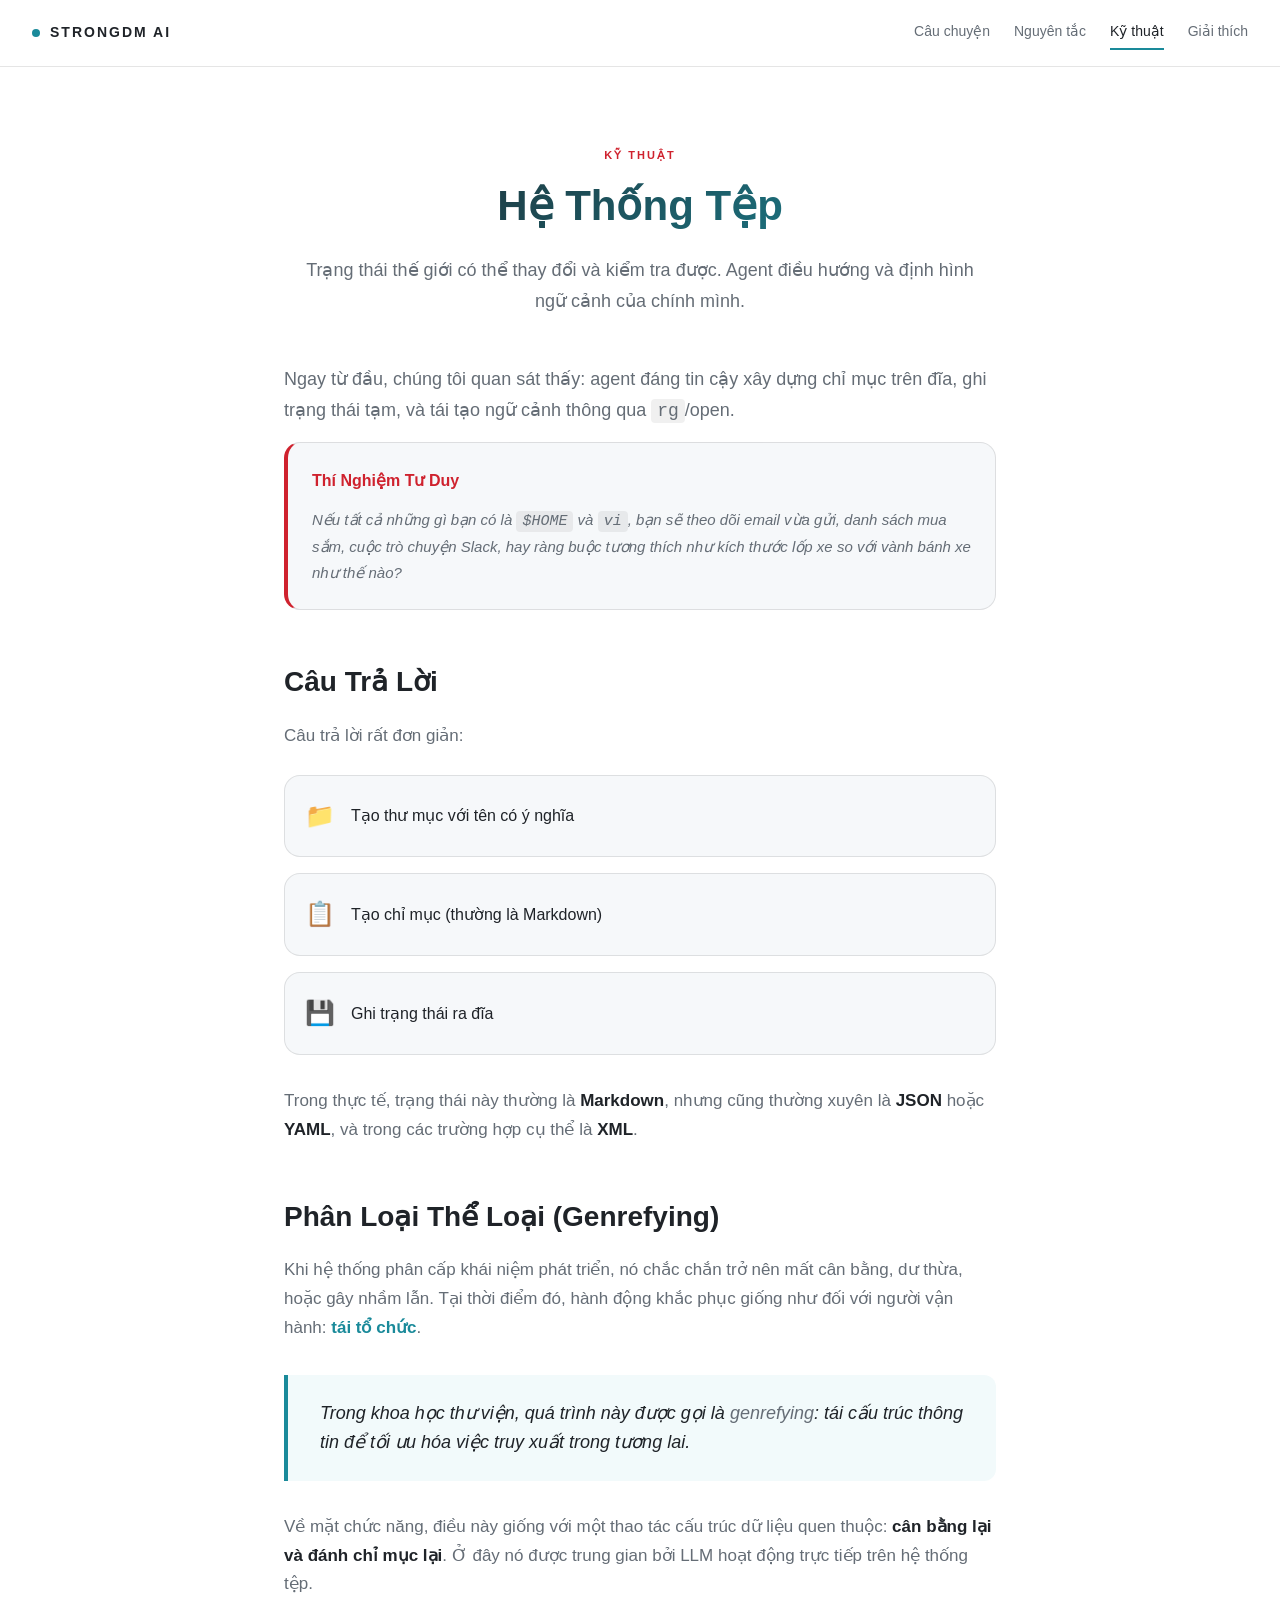
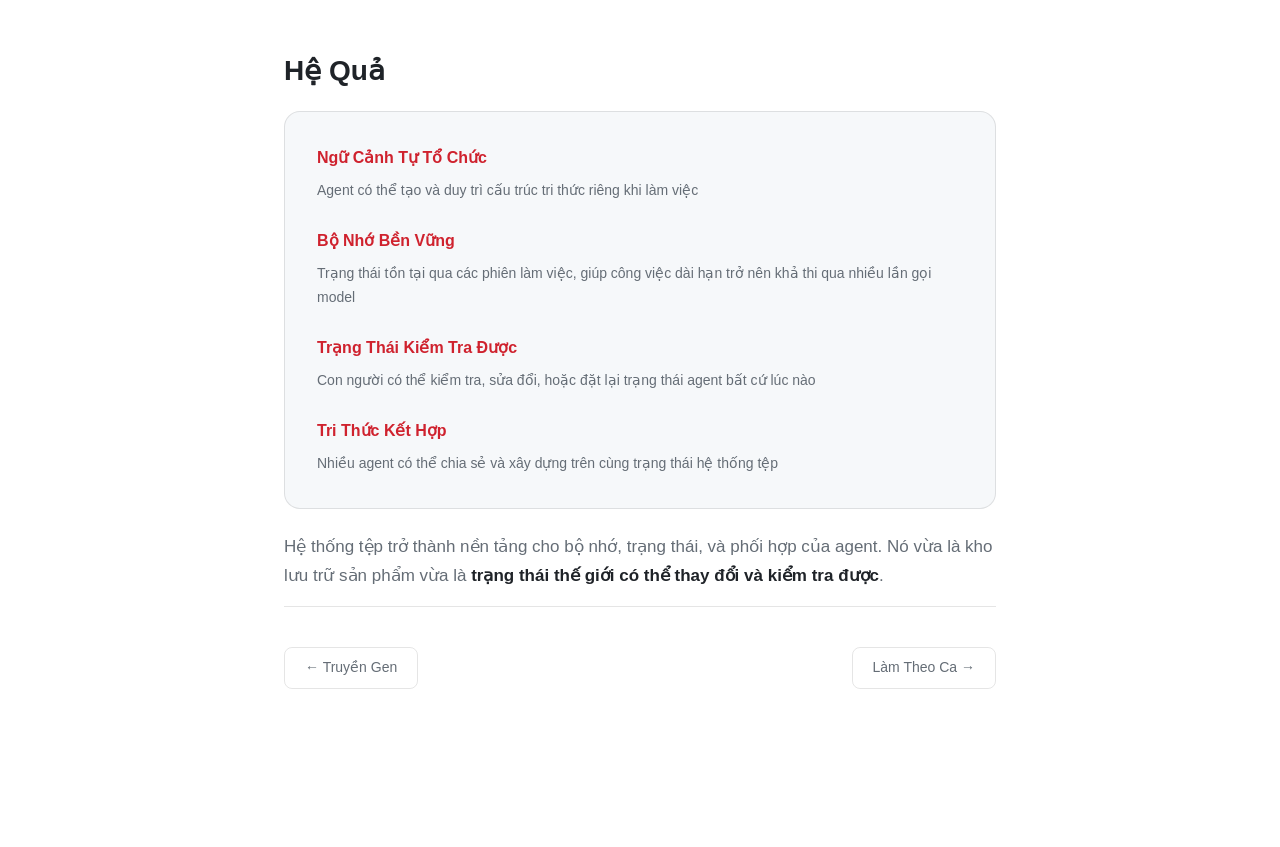
<file: filesystem.html>
<!DOCTYPE html>
<html lang="vi">
<head>
  <meta charset="utf-8">
  <meta name="viewport" content="width=device-width, initial-scale=1">
  <title>StrongDM — Hệ Thống Tệp</title>
  <link rel="stylesheet" href="style.css">
</head>
<body>

<nav>
  <a class="nav-brand" href="index.html">StrongDM AI</a>
  <div class="nav-links">
    <a href="index.html">Câu chuyện</a>
    <a href="principles.html">Nguyên tắc</a>
    <a href="techniques.html" class="active">Kỹ thuật</a>
    <a href="explain.html">Giải thích</a>
  </div>
</nav>

<div class="container">

  <div class="center">
    <div class="tag" style="color:var(--gradient-3);">Kỹ thuật</div>
    <h1>Hệ Thống Tệp</h1>
    <p class="subtitle">Trạng thái thế giới có thể thay đổi và kiểm tra được. Agent điều hướng và định hình ngữ cảnh của chính mình.</p>
  </div>

  <article>
    <p style="font-size:18px;">Ngay từ đầu, chúng tôi quan sát thấy: agent đáng tin cậy xây dựng chỉ mục trên đĩa, ghi trạng thái tạm, và tái tạo ngữ cảnh thông qua <code style="background:var(--code-bg);padding:2px 6px;border-radius:4px;">rg</code>/open.</p>

    <div class="card" style="border-left:4px solid var(--gradient-3);padding:24px;">
      <h4 style="margin-bottom:12px;color:var(--gradient-3);">Thí Nghiệm Tư Duy</h4>
      <p style="margin:0;font-size:15px;font-style:italic;">Nếu tất cả những gì bạn có là <code style="background:var(--code-bg);padding:2px 6px;border-radius:4px;">$HOME</code> và <code style="background:var(--code-bg);padding:2px 6px;border-radius:4px;">vi</code>, bạn sẽ theo dõi email vừa gửi, danh sách mua sắm, cuộc trò chuyện Slack, hay ràng buộc tương thích như kích thước lốp xe so với vành bánh xe như thế nào?</p>
    </div>

    <h2>Câu Trả Lời</h2>

    <p>Câu trả lời rất đơn giản:</p>

    <div style="display:grid;gap:16px;margin:24px 0 32px;">
      <div class="card" style="padding:20px;margin:0;display:flex;gap:16px;align-items:center;">
        <div style="font-size:24px;">&#128193;</div>
        <div style="font-weight:500;">Tạo thư mục với tên có ý nghĩa</div>
      </div>
      <div class="card" style="padding:20px;margin:0;display:flex;gap:16px;align-items:center;">
        <div style="font-size:24px;">&#128203;</div>
        <div style="font-weight:500;">Tạo chỉ mục (thường là Markdown)</div>
      </div>
      <div class="card" style="padding:20px;margin:0;display:flex;gap:16px;align-items:center;">
        <div style="font-size:24px;">&#128190;</div>
        <div style="font-weight:500;">Ghi trạng thái ra đĩa</div>
      </div>
    </div>

    <p>Trong thực tế, trạng thái này thường là <strong>Markdown</strong>, nhưng cũng thường xuyên là <strong>JSON</strong> hoặc <strong>YAML</strong>, và trong các trường hợp cụ thể là <strong>XML</strong>.</p>

    <h2>Phân Loại Thể Loại (Genrefying)</h2>

    <p>Khi hệ thống phân cấp khái niệm phát triển, nó chắc chắn trở nên mất cân bằng, dư thừa, hoặc gây nhầm lẫn. Tại thời điểm đó, hành động khắc phục giống như đối với người vận hành: <strong style="color:var(--accent);">tái tổ chức</strong>.</p>

    <blockquote style="margin:32px 0;padding:24px 32px;border-left:4px solid var(--accent);background:var(--blockquote-bg);border-radius:0 12px 12px 0;">
      <div style="font-size:18px;font-style:italic;line-height:1.6;">Trong khoa học thư viện, quá trình này được gọi là <em>genrefying</em>: tái cấu trúc thông tin để tối ưu hóa việc truy xuất trong tương lai.</div>
    </blockquote>

    <p>Về mặt chức năng, điều này giống với một thao tác cấu trúc dữ liệu quen thuộc: <strong>cân bằng lại và đánh chỉ mục lại</strong>. Ở đây nó được trung gian bởi LLM hoạt động trực tiếp trên hệ thống tệp.</p>

    <h2>Hệ Quả</h2>

    <div class="card" style="padding:32px;">
      <div style="display:grid;gap:24px;">
        <div>
          <div style="font-weight:600;margin-bottom:8px;color:var(--gradient-3);">Ngữ Cảnh Tự Tổ Chức</div>
          <div style="font-size:14px;color:var(--text-secondary);">Agent có thể tạo và duy trì cấu trúc tri thức riêng khi làm việc</div>
        </div>
        <div>
          <div style="font-weight:600;margin-bottom:8px;color:var(--gradient-3);">Bộ Nhớ Bền Vững</div>
          <div style="font-size:14px;color:var(--text-secondary);">Trạng thái tồn tại qua các phiên làm việc, giúp công việc dài hạn trở nên khả thi qua nhiều lần gọi model</div>
        </div>
        <div>
          <div style="font-weight:600;margin-bottom:8px;color:var(--gradient-3);">Trạng Thái Kiểm Tra Được</div>
          <div style="font-size:14px;color:var(--text-secondary);">Con người có thể kiểm tra, sửa đổi, hoặc đặt lại trạng thái agent bất cứ lúc nào</div>
        </div>
        <div>
          <div style="font-weight:600;margin-bottom:8px;color:var(--gradient-3);">Tri Thức Kết Hợp</div>
          <div style="font-size:14px;color:var(--text-secondary);">Nhiều agent có thể chia sẻ và xây dựng trên cùng trạng thái hệ thống tệp</div>
        </div>
      </div>
    </div>

    <p>Hệ thống tệp trở thành nền tảng cho bộ nhớ, trạng thái, và phối hợp của agent. Nó vừa là kho lưu trữ sản phẩm vừa là <strong>trạng thái thế giới có thể thay đổi và kiểm tra được</strong>.</p>
  </article>

  <div class="page-nav">
    <a class="btn" href="gene-transfusion.html">&larr; Truyền Gen</a>
    <a class="btn" href="shift-work.html">Làm Theo Ca &rarr;</a>
  </div>

</div>

</body>
</html>
</file>
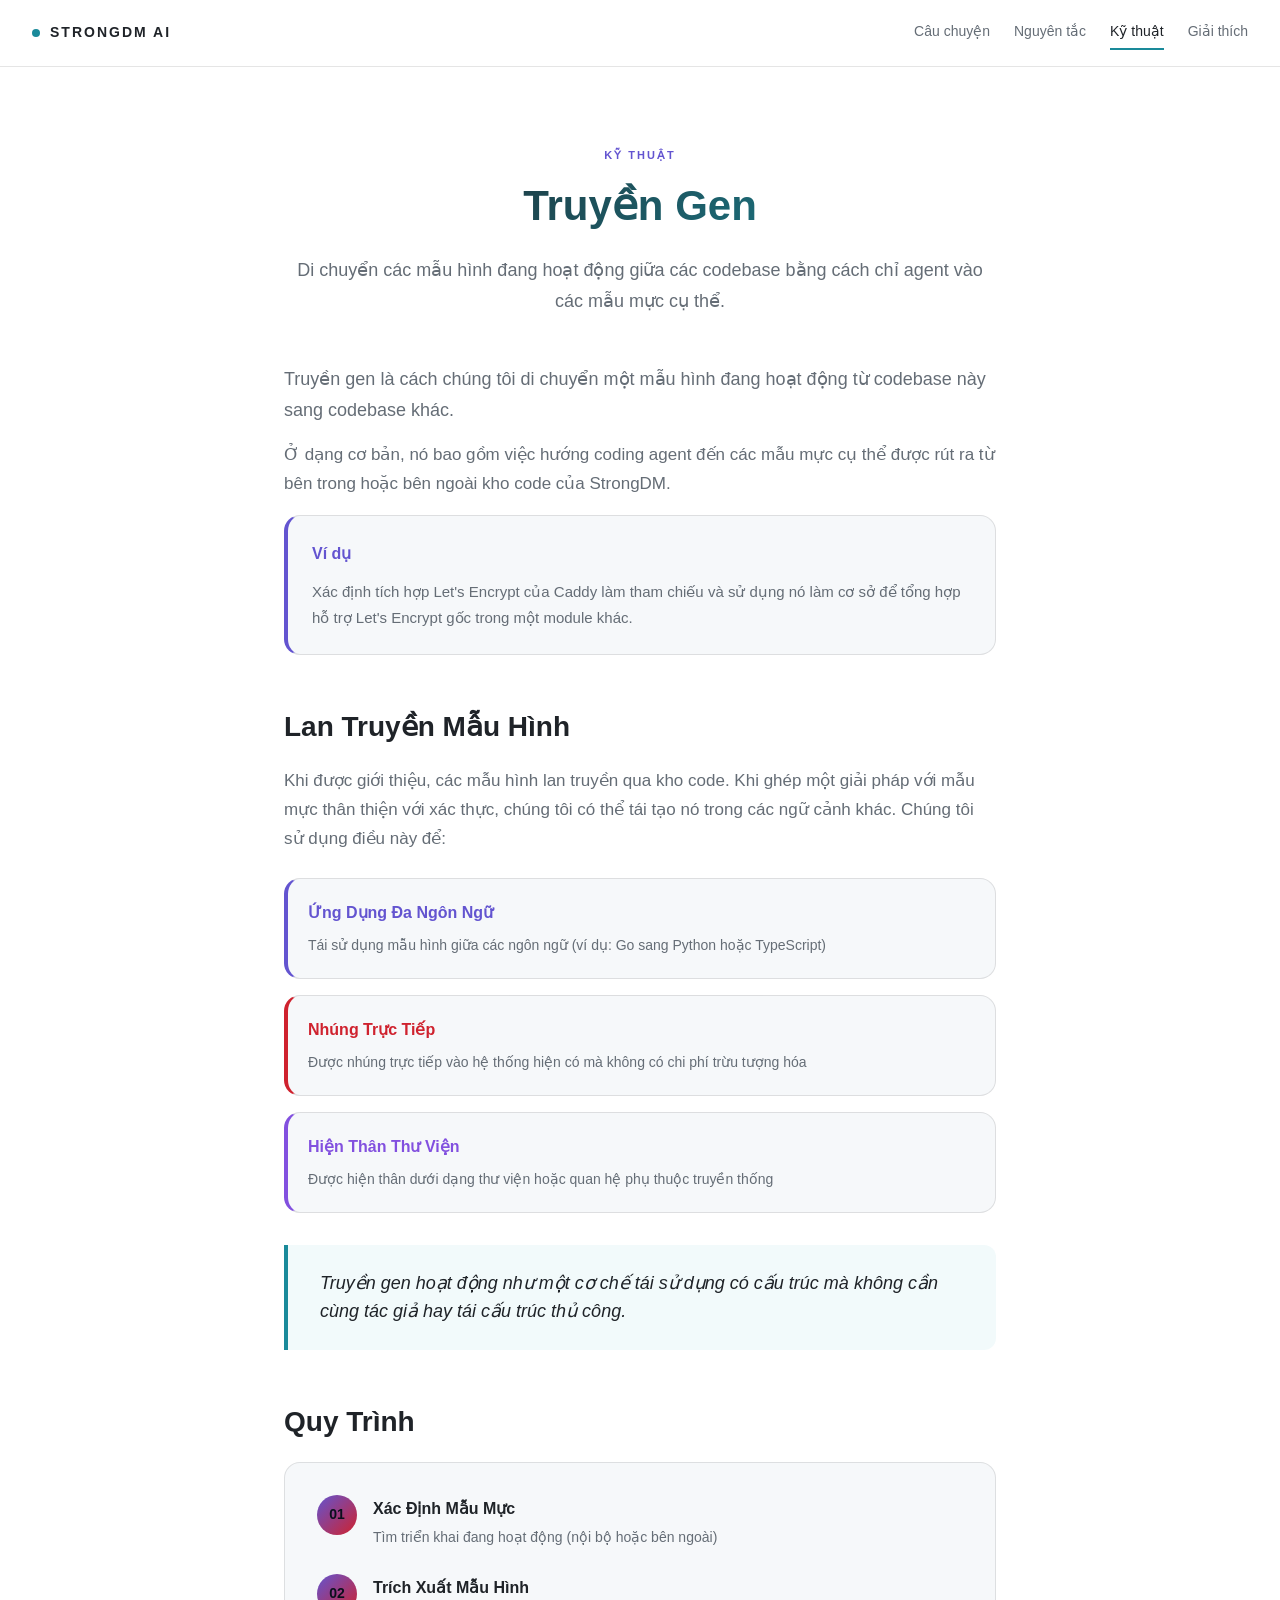
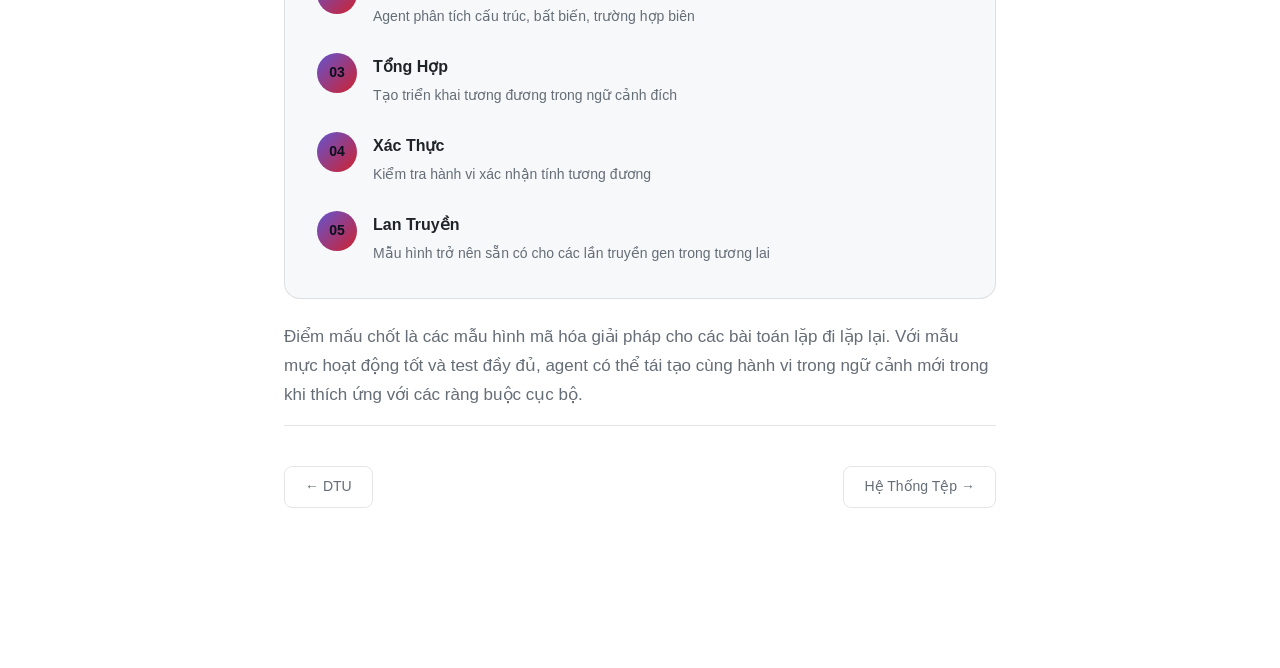
<file: gene-transfusion.html>
<!DOCTYPE html>
<html lang="vi">
<head>
  <meta charset="utf-8">
  <meta name="viewport" content="width=device-width, initial-scale=1">
  <title>StrongDM — Truyền Gen</title>
  <link rel="stylesheet" href="style.css">
</head>
<body>

<nav>
  <a class="nav-brand" href="index.html">StrongDM AI</a>
  <div class="nav-links">
    <a href="index.html">Câu chuyện</a>
    <a href="principles.html">Nguyên tắc</a>
    <a href="techniques.html" class="active">Kỹ thuật</a>
    <a href="explain.html">Giải thích</a>
  </div>
</nav>

<div class="container">

  <div class="center">
    <div class="tag" style="color:var(--accent-secondary);">Kỹ thuật</div>
    <h1>Truyền Gen</h1>
    <p class="subtitle">Di chuyển các mẫu hình đang hoạt động giữa các codebase bằng cách chỉ agent vào các mẫu mực cụ thể.</p>
  </div>

  <article>
    <p style="font-size:18px;">Truyền gen là cách chúng tôi di chuyển một mẫu hình đang hoạt động từ codebase này sang codebase khác.</p>

    <p>Ở dạng cơ bản, nó bao gồm việc hướng coding agent đến các mẫu mực cụ thể được rút ra từ bên trong hoặc bên ngoài kho code của StrongDM.</p>

    <div class="card" style="border-left:4px solid var(--accent-secondary);padding:24px;">
      <h4 style="margin-bottom:12px;color:var(--accent-secondary);">Ví dụ</h4>
      <p style="margin:0;font-size:15px;">Xác định tích hợp Let's Encrypt của Caddy làm tham chiếu và sử dụng nó làm cơ sở để tổng hợp hỗ trợ Let's Encrypt gốc trong một module khác.</p>
    </div>

    <h2>Lan Truyền Mẫu Hình</h2>

    <p>Khi được giới thiệu, các mẫu hình lan truyền qua kho code. Khi ghép một giải pháp với mẫu mực thân thiện với xác thực, chúng tôi có thể tái tạo nó trong các ngữ cảnh khác. Chúng tôi sử dụng điều này để:</p>

    <div style="display:grid;gap:16px;margin:24px 0 32px;">
      <div class="card" style="padding:20px;margin:0;border-left:4px solid var(--accent-secondary);">
        <div style="font-weight:600;margin-bottom:8px;color:var(--accent-secondary);">Ứng Dụng Đa Ngôn Ngữ</div>
        <div style="font-size:14px;color:var(--text-secondary);">Tái sử dụng mẫu hình giữa các ngôn ngữ (ví dụ: Go sang Python hoặc TypeScript)</div>
      </div>
      <div class="card" style="padding:20px;margin:0;border-left:4px solid var(--gradient-3);">
        <div style="font-weight:600;margin-bottom:8px;color:var(--gradient-3);">Nhúng Trực Tiếp</div>
        <div style="font-size:14px;color:var(--text-secondary);">Được nhúng trực tiếp vào hệ thống hiện có mà không có chi phí trừu tượng hóa</div>
      </div>
      <div class="card" style="padding:20px;margin:0;border-left:4px solid var(--gradient-4);">
        <div style="font-weight:600;margin-bottom:8px;color:var(--gradient-4);">Hiện Thân Thư Viện</div>
        <div style="font-size:14px;color:var(--text-secondary);">Được hiện thân dưới dạng thư viện hoặc quan hệ phụ thuộc truyền thống</div>
      </div>
    </div>

    <blockquote style="margin:32px 0;padding:24px 32px;border-left:4px solid var(--accent);background:var(--blockquote-bg);border-radius:0 12px 12px 0;">
      <div style="font-size:18px;font-style:italic;line-height:1.6;">Truyền gen hoạt động như một cơ chế tái sử dụng có cấu trúc mà không cần cùng tác giả hay tái cấu trúc thủ công.</div>
    </blockquote>

    <h2>Quy Trình</h2>

    <div class="card" style="padding:32px;">
      <div style="display:flex;flex-direction:column;gap:24px;">
        <div style="display:flex;align-items:flex-start;gap:16px;">
          <div style="width:40px;height:40px;border-radius:50%;background:linear-gradient(135deg,var(--accent-secondary),var(--gradient-3));display:flex;align-items:center;justify-content:center;font-weight:700;font-size:14px;color:#0a0f1c;flex-shrink:0;">01</div>
          <div>
            <div style="font-weight:600;margin-bottom:4px;">Xác Định Mẫu Mực</div>
            <div style="font-size:14px;color:var(--text-secondary);">Tìm triển khai đang hoạt động (nội bộ hoặc bên ngoài)</div>
          </div>
        </div>
        <div style="display:flex;align-items:flex-start;gap:16px;">
          <div style="width:40px;height:40px;border-radius:50%;background:linear-gradient(135deg,var(--accent-secondary),var(--gradient-3));display:flex;align-items:center;justify-content:center;font-weight:700;font-size:14px;color:#0a0f1c;flex-shrink:0;">02</div>
          <div>
            <div style="font-weight:600;margin-bottom:4px;">Trích Xuất Mẫu Hình</div>
            <div style="font-size:14px;color:var(--text-secondary);">Agent phân tích cấu trúc, bất biến, trường hợp biên</div>
          </div>
        </div>
        <div style="display:flex;align-items:flex-start;gap:16px;">
          <div style="width:40px;height:40px;border-radius:50%;background:linear-gradient(135deg,var(--accent-secondary),var(--gradient-3));display:flex;align-items:center;justify-content:center;font-weight:700;font-size:14px;color:#0a0f1c;flex-shrink:0;">03</div>
          <div>
            <div style="font-weight:600;margin-bottom:4px;">Tổng Hợp</div>
            <div style="font-size:14px;color:var(--text-secondary);">Tạo triển khai tương đương trong ngữ cảnh đích</div>
          </div>
        </div>
        <div style="display:flex;align-items:flex-start;gap:16px;">
          <div style="width:40px;height:40px;border-radius:50%;background:linear-gradient(135deg,var(--accent-secondary),var(--gradient-3));display:flex;align-items:center;justify-content:center;font-weight:700;font-size:14px;color:#0a0f1c;flex-shrink:0;">04</div>
          <div>
            <div style="font-weight:600;margin-bottom:4px;">Xác Thực</div>
            <div style="font-size:14px;color:var(--text-secondary);">Kiểm tra hành vi xác nhận tính tương đương</div>
          </div>
        </div>
        <div style="display:flex;align-items:flex-start;gap:16px;">
          <div style="width:40px;height:40px;border-radius:50%;background:linear-gradient(135deg,var(--accent-secondary),var(--gradient-3));display:flex;align-items:center;justify-content:center;font-weight:700;font-size:14px;color:#0a0f1c;flex-shrink:0;">05</div>
          <div>
            <div style="font-weight:600;margin-bottom:4px;">Lan Truyền</div>
            <div style="font-size:14px;color:var(--text-secondary);">Mẫu hình trở nên sẵn có cho các lần truyền gen trong tương lai</div>
          </div>
        </div>
      </div>
    </div>

    <p>Điểm mấu chốt là các mẫu hình mã hóa giải pháp cho các bài toán lặp đi lặp lại. Với mẫu mực hoạt động tốt và test đầy đủ, agent có thể tái tạo cùng hành vi trong ngữ cảnh mới trong khi thích ứng với các ràng buộc cục bộ.</p>
  </article>

  <div class="page-nav">
    <a class="btn" href="dtu.html">&larr; DTU</a>
    <a class="btn" href="filesystem.html">Hệ Thống Tệp &rarr;</a>
  </div>

</div>

</body>
</html>
</file>
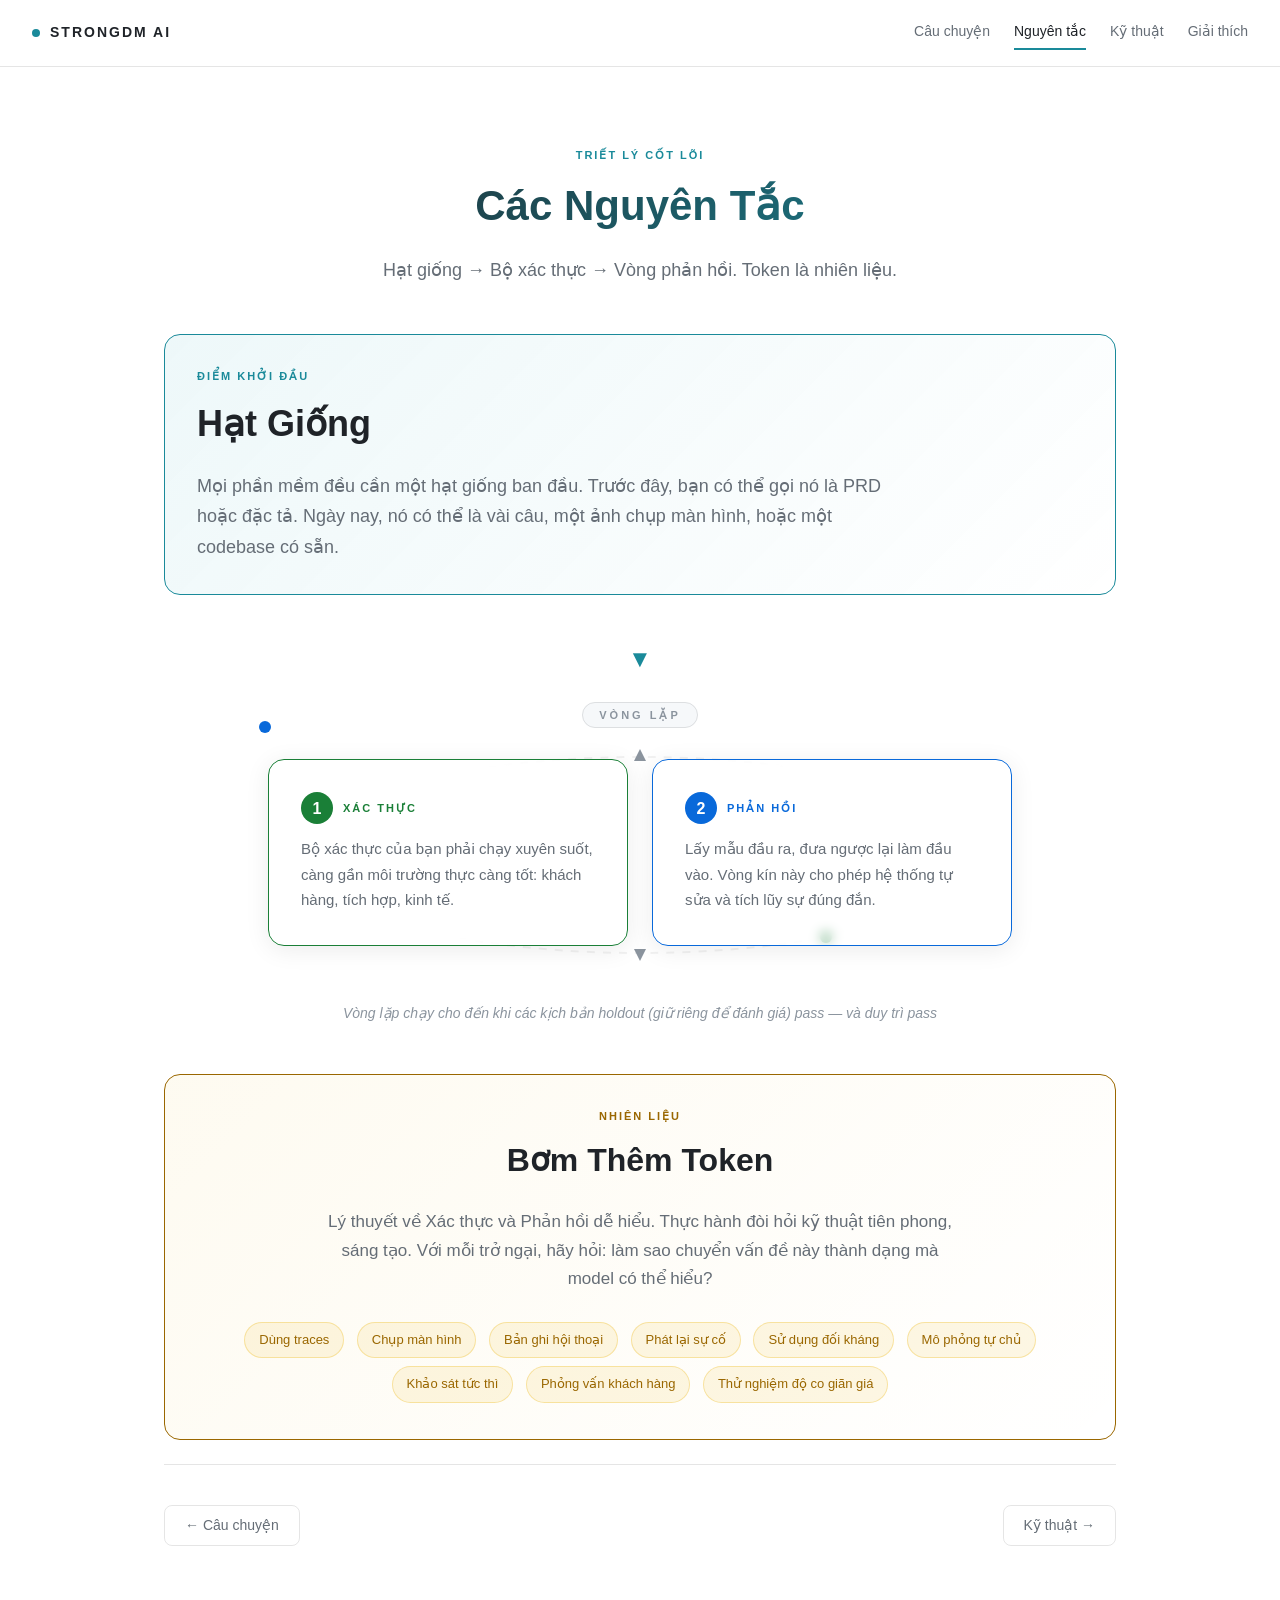
<file: principles.html>
<!DOCTYPE html>
<html lang="vi">
<head>
  <meta charset="utf-8">
  <meta name="viewport" content="width=device-width, initial-scale=1">
  <title>StrongDM — Nguyên tắc</title>
  <link rel="stylesheet" href="style.css">
</head>
<body>

<nav>
  <a class="nav-brand" href="index.html">StrongDM AI</a>
  <div class="nav-links">
    <a href="index.html">Câu chuyện</a>
    <a href="principles.html" class="active">Nguyên tắc</a>
    <a href="techniques.html">Kỹ thuật</a>
    <a href="explain.html">Giải thích</a>
  </div>
</nav>

<div class="container-wide">

  <div class="center">
    <div class="tag">Triết lý cốt lõi</div>
    <h1>Các Nguyên Tắc</h1>
    <p class="subtitle">Hạt giống → Bộ xác thực → Vòng phản hồi. Token là nhiên liệu.</p>
  </div>

  <!-- Seed -->
  <section>
    <div class="card card-accent">
      <div class="label label-accent">Điểm khởi đầu</div>
      <h3 style="font-size:36px; margin-bottom:16px;">Hạt Giống</h3>
      <p style="font-size:18px; max-width:700px; margin:0;">Mọi phần mềm đều cần một hạt giống ban đầu. Trước đây, bạn có thể gọi nó là PRD hoặc đặc tả. Ngày nay, nó có thể là vài câu, một ảnh chụp màn hình, hoặc một codebase có sẵn.</p>
    </div>

    <div class="arrow-down">▼</div>
  </section>

  <!-- The Loop -->
  <section>
    <div class="center" style="margin-bottom:32px;">
      <span style="font-size:11px; font-weight:700; letter-spacing:3px; text-transform:uppercase; color:var(--text-muted); background:var(--card); padding:6px 16px; border-radius:20px; border:1px solid var(--border);">Vòng lặp</span>
    </div>

    <div style="position:relative; display:flex; align-items:center; justify-content:center;">

      <!-- Orbit SVG -->
      <div style="position:absolute; width:100%; max-width:750px; height:256px; top:-2em; pointer-events:none;">
        <svg width="100%" height="100%" viewBox="0 0 750 256" fill="none" style="overflow:visible;">
          <!-- Dashed ellipse orbit -->
          <ellipse cx="375" cy="128" rx="340" ry="98" stroke="var(--border)" stroke-width="2" fill="none" stroke-dasharray="8 8" opacity="0.5"/>
          <!-- Green orbiting dot -->
          <circle r="6" fill="var(--success)">
            <animateMotion dur="4s" repeatCount="indefinite" path="M375,30 A340,98 0 1,1 374.99,30"/>
          </circle>
          <!-- Blue orbiting dot, offset by 2s -->
          <circle r="6" fill="var(--info)">
            <animateMotion dur="4s" repeatCount="indefinite" path="M375,30 A340,98 0 1,1 374.99,30" begin="2s"/>
          </circle>
          <!-- Direction arrows at top and bottom -->
          <g transform="translate(375, 30)">
            <polygon points="0,-8 6,4 -6,4" fill="var(--text-muted)"/>
          </g>
          <g transform="translate(375, 226)">
            <polygon points="0,8 6,-4 -6,-4" fill="var(--text-muted)"/>
          </g>
        </svg>
      </div>

      <!-- Cards on top of orbit -->
      <div class="loop-row" style="position:relative; z-index:1;">
        <div class="card card-success" style="background:var(--glass-bg); backdrop-filter:blur(6px); box-shadow:0 4px 24px var(--glass-shadow);">
          <div style="display:flex; align-items:center; gap:10px; margin-bottom:12px;">
            <div style="width:32px; height:32px; border-radius:50%; background:var(--success); display:flex; align-items:center; justify-content:center; color:white; font-weight:700;">1</div>
            <span class="label label-success" style="margin:0;">Xác thực</span>
          </div>
          <p style="margin:0; font-size:15px;">Bộ xác thực của bạn phải chạy xuyên suốt, càng gần môi trường thực càng tốt: khách hàng, tích hợp, kinh tế.</p>
        </div>

        <div class="card card-info" style="background:var(--glass-bg); backdrop-filter:blur(6px); box-shadow:0 4px 24px var(--glass-shadow);">
          <div style="display:flex; align-items:center; gap:10px; margin-bottom:12px;">
            <div style="width:32px; height:32px; border-radius:50%; background:var(--info); display:flex; align-items:center; justify-content:center; color:white; font-weight:700;">2</div>
            <span class="label label-info" style="margin:0;">Phản hồi</span>
          </div>
          <p style="margin:0; font-size:15px;">Lấy mẫu đầu ra, đưa ngược lại làm đầu vào. Vòng kín này cho phép hệ thống tự sửa và tích lũy sự đúng đắn.</p>
        </div>
      </div>

    </div>

    <p class="loop-hint">Vòng lặp chạy cho đến khi các kịch bản holdout (giữ riêng để đánh giá) pass — và duy trì pass</p>
  </section>

  <!-- Apply More Tokens -->
  <section>
    <div class="card card-warning">
      <div class="label label-warning">Nhiên liệu</div>
      <h3 style="font-size:32px; margin-bottom:20px;">Bơm Thêm Token</h3>
      <p style="font-size:17px; max-width:640px; margin:0 auto 24px;">Lý thuyết về Xác thực và Phản hồi dễ hiểu. Thực hành đòi hỏi kỹ thuật tiên phong, sáng tạo. Với mỗi trở ngại, hãy hỏi: làm sao chuyển vấn đề này thành dạng mà model có thể hiểu?</p>
      <div>
        <span class="pill">Dùng traces</span>
        <span class="pill">Chụp màn hình</span>
        <span class="pill">Bản ghi hội thoại</span>
        <span class="pill">Phát lại sự cố</span>
        <span class="pill">Sử dụng đối kháng</span>
        <span class="pill">Mô phỏng tự chủ</span>
        <span class="pill">Khảo sát tức thì</span>
        <span class="pill">Phỏng vấn khách hàng</span>
        <span class="pill">Thử nghiệm độ co giãn giá</span>
      </div>
    </div>
  </section>

  <div class="page-nav">
    <a class="btn" href="index.html">← Câu chuyện</a>
    <a class="btn" href="techniques.html">Kỹ thuật →</a>
  </div>

</div>

</body>
</html>
</file>
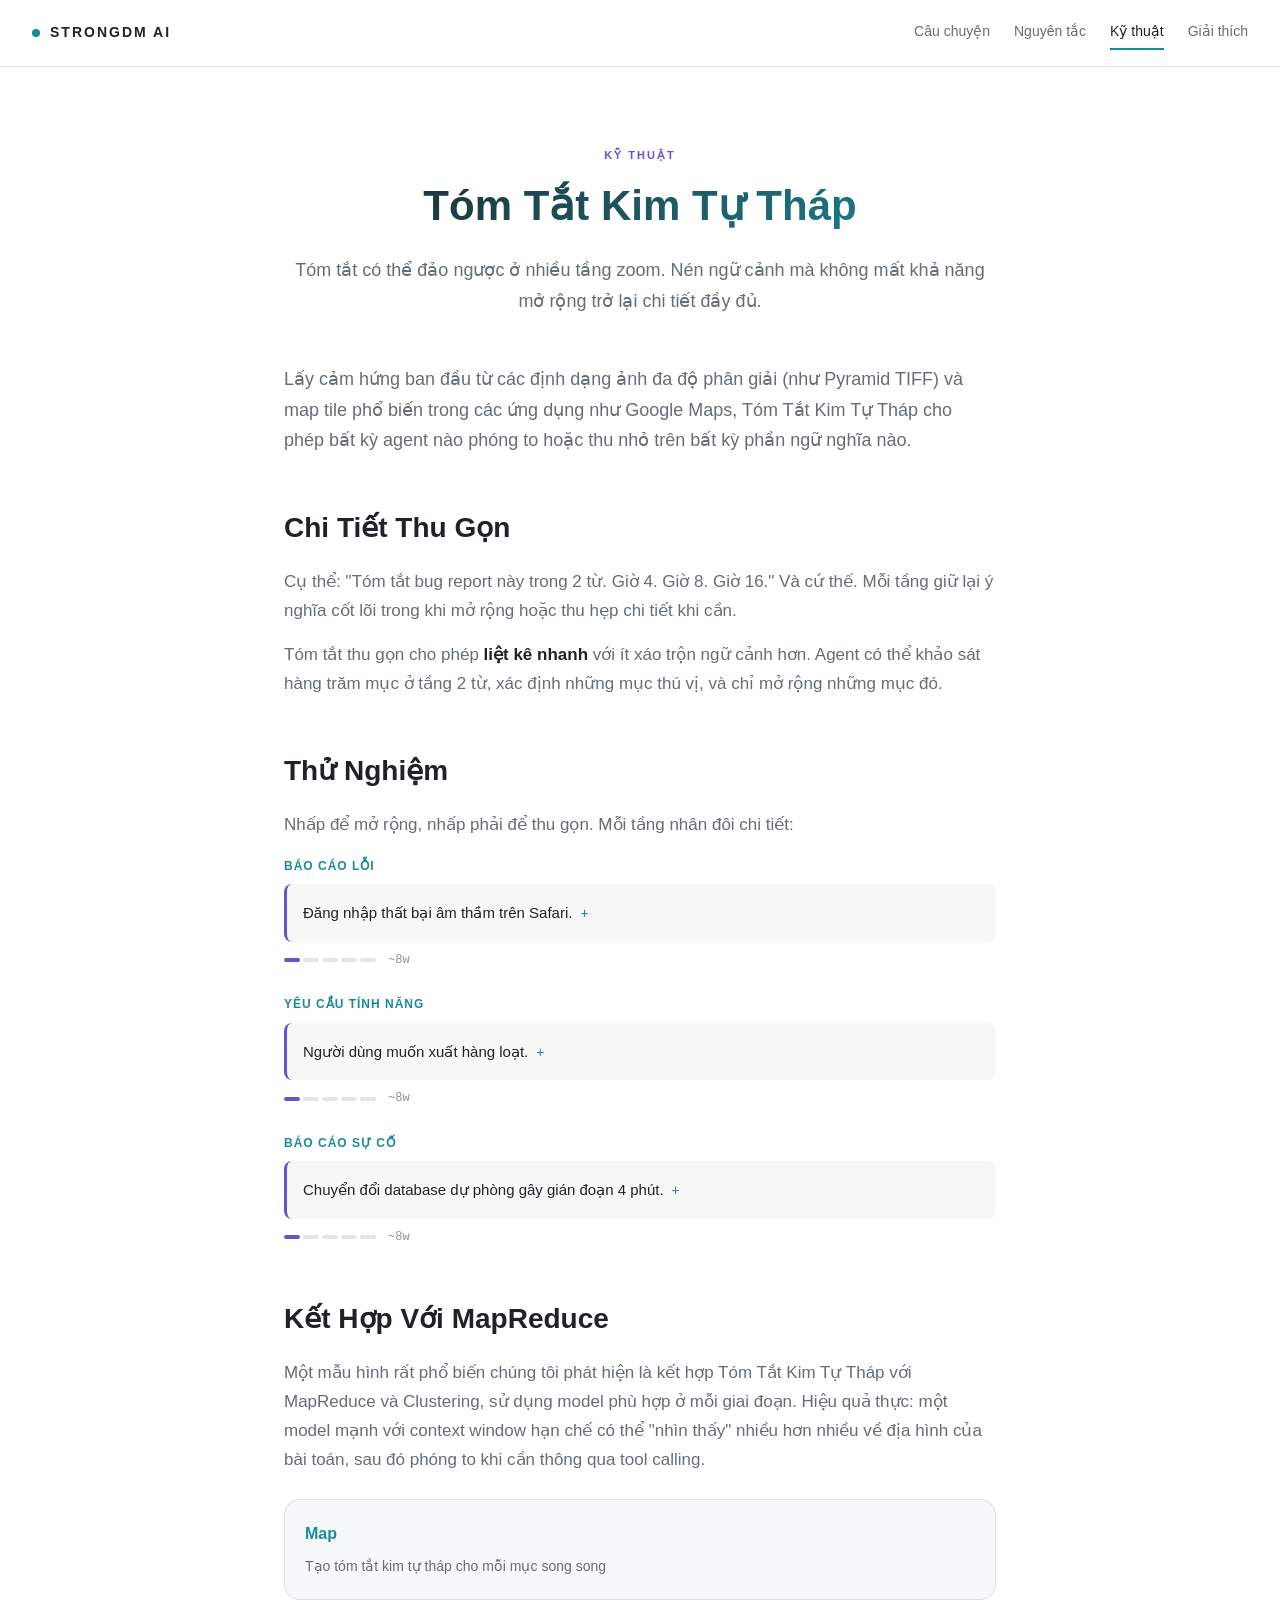
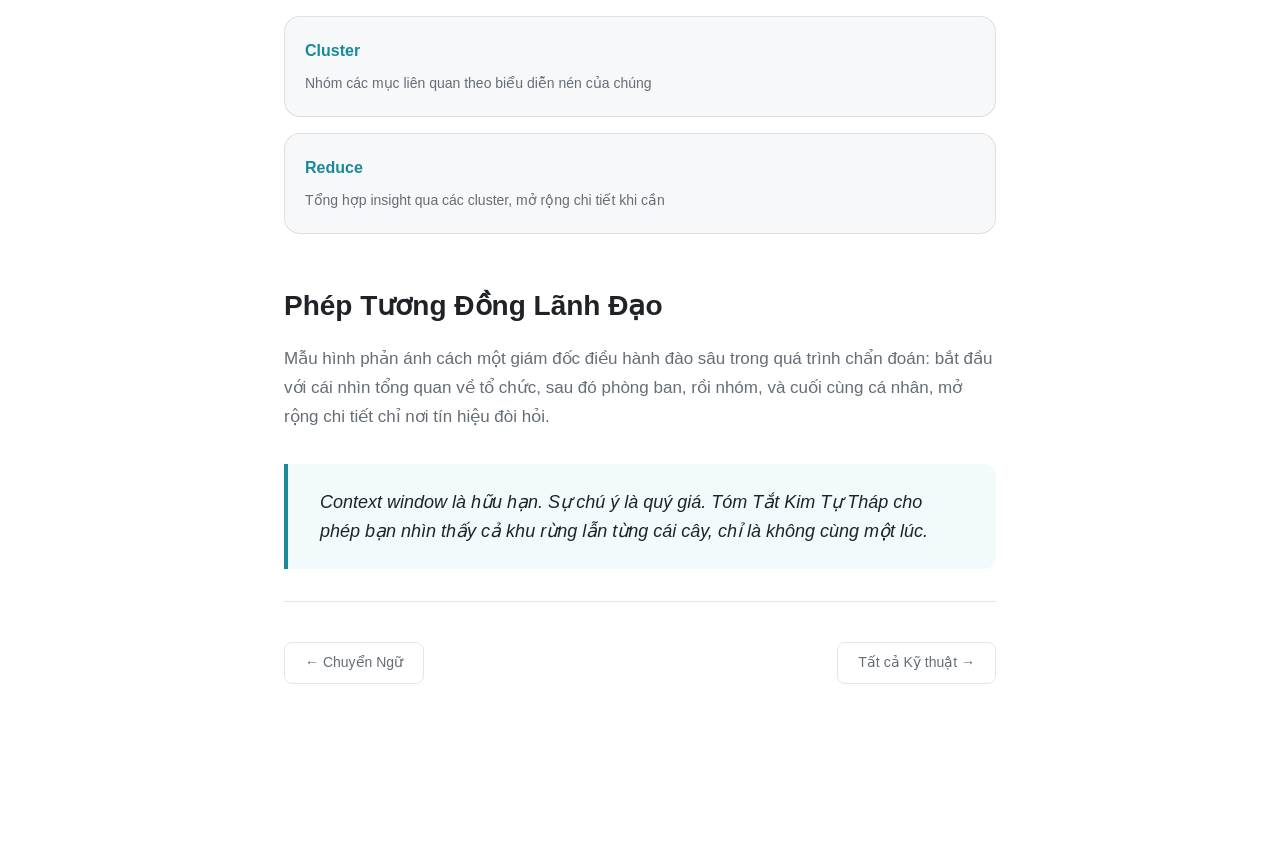
<file: pyramid-summaries.html>
<!DOCTYPE html>
<html lang="vi">
<head>
  <meta charset="utf-8">
  <meta name="viewport" content="width=device-width, initial-scale=1">
  <title>StrongDM — Tóm Tắt Kim Tự Tháp</title>
  <link rel="stylesheet" href="style.css">
</head>
<body>

<nav>
  <a class="nav-brand" href="index.html">StrongDM AI</a>
  <div class="nav-links">
    <a href="index.html">Câu chuyện</a>
    <a href="principles.html">Nguyên tắc</a>
    <a href="techniques.html" class="active">Kỹ thuật</a>
    <a href="explain.html">Giải thích</a>
  </div>
</nav>

<div class="container">

  <div class="center">
    <div class="tag" style="color:var(--accent-secondary);">Kỹ thuật</div>
    <h1>Tóm Tắt Kim Tự Tháp</h1>
    <p class="subtitle">Tóm tắt có thể đảo ngược ở nhiều tầng zoom. Nén ngữ cảnh mà không mất khả năng mở rộng trở lại chi tiết đầy đủ.</p>
  </div>

  <article>
    <p style="font-size:18px;">Lấy cảm hứng ban đầu từ các định dạng ảnh đa độ phân giải (như Pyramid TIFF) và map tile phổ biến trong các ứng dụng như Google Maps, Tóm Tắt Kim Tự Tháp cho phép bất kỳ agent nào phóng to hoặc thu nhỏ trên bất kỳ phần ngữ nghĩa nào.</p>

    <h2>Chi Tiết Thu Gọn</h2>

    <p>Cụ thể: "Tóm tắt bug report này trong 2 từ. Giờ 4. Giờ 8. Giờ 16." Và cứ thế. Mỗi tầng giữ lại ý nghĩa cốt lõi trong khi mở rộng hoặc thu hẹp chi tiết khi cần.</p>

    <p>Tóm tắt thu gọn cho phép <strong>liệt kê nhanh</strong> với ít xáo trộn ngữ cảnh hơn. Agent có thể khảo sát hàng trăm mục ở tầng 2 từ, xác định những mục thú vị, và chỉ mở rộng những mục đó.</p>

    <h2>Thử Nghiệm</h2>

    <p>Nhấp để mở rộng, nhấp phải để thu gọn. Mỗi tầng nhân đôi chi tiết:</p>

    <div id="pyramid-demo" style="margin-bottom:32px;"></div>

    <script>
    var items = [
      { title: "Báo Cáo Lỗi", summaries: [
        "Đăng nhập thất bại âm thầm trên Safari.",
        "Đăng nhập thất bại âm thầm trên Safari. OAuth callback đánh mất tham số state.",
        "Đăng nhập thất bại âm thầm trên Safari. OAuth callback đánh mất tham số state. ITP của Safari xóa cookie trước khi redirect hoàn tất, mất token CSRF.",
        "Đăng nhập thất bại âm thầm trên Safari. OAuth callback đánh mất tham số state. ITP của Safari xóa cookie trước khi redirect hoàn tất, mất token CSRF. Giải pháp tạm: dùng sessionStorage cho state. Ảnh hưởng 12% người dùng theo analytics.",
        "Đăng nhập thất bại âm thầm trên Safari. OAuth callback đánh mất tham số state. ITP của Safari xóa cookie trước khi redirect hoàn tất, mất token CSRF. Giải pháp tạm: dùng sessionStorage cho state. Ảnh hưởng 12% người dùng theo analytics. Nguyên nhân gốc: cookie SameSite=Lax không tồn tại qua redirect cross-origin trên Safari 16.4+. Sửa vĩnh viễn cần partitioned cookies hoặc chuyển state sang URL fragment. Liên quan: GitHub issue #4521, Slack thread tháng 3."
      ]},
      { title: "Yêu Cầu Tính Năng", summaries: [
        "Người dùng muốn xuất hàng loạt.",
        "Người dùng muốn xuất hàng loạt. Giới hạn hiện tại 100 bản ghi gây khó chịu cho power user.",
        "Người dùng muốn xuất hàng loạt. Giới hạn hiện tại 100 bản ghi gây khó chịu cho power user. Ba khách hàng enterprise đã escalate trong tháng. Đội compliance cần toàn bộ audit log.",
        "Người dùng muốn xuất hàng loạt. Giới hạn hiện tại 100 bản ghi gây khó chịu cho power user. Ba khách hàng enterprise đã escalate trong tháng. Đội compliance cần toàn bộ audit log. Ràng buộc kỹ thuật: API timeout 30s giới hạn kích thước response. Streaming export sẽ giải quyết vấn đề.",
        "Người dùng muốn xuất hàng loạt. Giới hạn hiện tại 100 bản ghi gây khó chịu cho power user. Ba khách hàng enterprise đã escalate trong tháng. Đội compliance cần toàn bộ audit log. Ràng buộc kỹ thuật: API timeout 30s giới hạn kích thước response. Streaming export sẽ giải quyết vấn đề. Đề xuất: async job queue với S3 presigned URL. Ước lượng: 2 tuần. Phụ thuộc: không. Doanh thu rủi ro: $180k ARR từ ba tài khoản. PM priority: P1 cho Q2."
      ]},
      { title: "Báo Cáo Sự Cố", summaries: [
        "Chuyển đổi database dự phòng gây gián đoạn 4 phút.",
        "Chuyển đổi database dự phòng gây gián đoạn 4 phút. Primary hết dung lượng đĩa. Thăng cấp replica mất 90 giây.",
        "Chuyển đổi database dự phòng gây gián đoạn 4 phút. Primary hết dung lượng đĩa. Thăng cấp replica mất 90 giây. Connection pool cạn kiệt thêm 2.5 phút. 847 request thất bại trong khoảng thời gian đó.",
        "Chuyển đổi database dự phòng gây gián đoạn 4 phút. Primary hết dung lượng đĩa. Thăng cấp replica mất 90 giây. Connection pool cạn kiệt thêm 2.5 phút. 847 request thất bại trong khoảng thời gian đó. Nguyên nhân gốc: chính sách retention log chưa bao giờ được áp dụng. Cảnh báo đĩa đã kích hoạt nhưng được chuyển sai kênh.",
        "Chuyển đổi database dự phòng gây gián đoạn 4 phút. Primary hết dung lượng đĩa. Thăng cấp replica mất 90 giây. Connection pool cạn kiệt thêm 2.5 phút. 847 request thất bại trong khoảng thời gian đó. Nguyên nhân gốc: chính sách retention log chưa bao giờ được áp dụng. Cảnh báo đĩa đã kích hoạt nhưng được chuyển sai kênh. Hành động: (1) sửa routing cảnh báo, (2) triển khai log rotation, (3) thêm circuit breaker cho connection pool, (4) runbook cho manual failover. Timeline: 14:32 đĩa đầy, 14:33 bắt đầu failover, 14:34 replica thăng cấp, 14:36 pool phục hồi, 14:36 tất cả dịch vụ xanh."
      ]}
    ];
    var wordCounts = [8, 16, 32, 64, 128];
    var levels = {};
    var container = document.getElementById("pyramid-demo");

    items.forEach(function(item, idx) {
      levels[idx] = 0;
      var wrapper = document.createElement("div");
      wrapper.style.marginBottom = "24px";
      wrapper.id = "pyr-" + idx;

      function render() {
        var lv = levels[idx];
        var isMax = lv >= item.summaries.length - 1;
        wrapper.innerHTML =
          '<div style="font-size:12px;font-weight:600;color:var(--accent);margin-bottom:8px;text-transform:uppercase;letter-spacing:1px;">' + item.title + '</div>' +
          '<div id="pyr-text-' + idx + '" style="padding:16px;background:' + (isMax ? 'var(--pyr-bg-max)' : 'var(--pyr-bg)') + ';border-radius:8px;border-left:3px solid var(--accent-secondary);cursor:' + (isMax ? 'default' : 'pointer') + ';transition:background 0.2s;font-size:15px;line-height:1.7;color:var(--text);">' +
            item.summaries[lv] + (isMax ? '' : '<span style="margin-left:8px;color:var(--accent);font-size:14px;">+</span>') +
          '</div>' +
          '<div style="display:flex;align-items:center;gap:12px;margin-top:8px;font-size:12px;color:var(--text-muted);">' +
            '<div style="display:flex;gap:3px;">' +
              wordCounts.map(function(w, i) {
                return '<div style="width:16px;height:4px;border-radius:2px;background:' + (i <= lv ? 'var(--accent-secondary)' : 'var(--pyr-dot-off)') + ';transition:background 0.2s;"></div>';
              }).join('') +
            '</div>' +
            '<span style="font-family:monospace;">~' + wordCounts[lv] + 'w</span>' +
            (lv > 0 ? '<span>· nhấp chuột phải để thu gọn</span>' : '') +
          '</div>';

        var textEl = wrapper.querySelector('[id="pyr-text-' + idx + '"]');
        textEl.addEventListener("click", function() {
          if (!isMax) { levels[idx]++; render(); }
        });
        textEl.addEventListener("contextmenu", function(e) {
          e.preventDefault();
          if (levels[idx] > 0) { levels[idx]--; render(); }
        });
      }
      render();
      container.appendChild(wrapper);
    });
    </script>

    <h2>Kết Hợp Với MapReduce</h2>

    <p>Một mẫu hình rất phổ biến chúng tôi phát hiện là kết hợp Tóm Tắt Kim Tự Tháp với MapReduce và Clustering, sử dụng model phù hợp ở mỗi giai đoạn. Hiệu quả thực: một model mạnh với context window hạn chế có thể "nhìn thấy" nhiều hơn nhiều về địa hình của bài toán, sau đó phóng to khi cần thông qua tool calling.</p>

    <div style="display:grid;gap:16px;margin:24px 0 32px;">
      <div class="card" style="padding:20px;margin:0;">
        <h3 style="font-size:16px;margin-bottom:8px;color:var(--accent);">Map</h3>
        <p style="font-size:14px;margin:0;color:var(--text-secondary);">Tạo tóm tắt kim tự tháp cho mỗi mục song song</p>
      </div>
      <div class="card" style="padding:20px;margin:0;">
        <h3 style="font-size:16px;margin-bottom:8px;color:var(--accent);">Cluster</h3>
        <p style="font-size:14px;margin:0;color:var(--text-secondary);">Nhóm các mục liên quan theo biểu diễn nén của chúng</p>
      </div>
      <div class="card" style="padding:20px;margin:0;">
        <h3 style="font-size:16px;margin-bottom:8px;color:var(--accent);">Reduce</h3>
        <p style="font-size:14px;margin:0;color:var(--text-secondary);">Tổng hợp insight qua các cluster, mở rộng chi tiết khi cần</p>
      </div>
    </div>

    <h2>Phép Tương Đồng Lãnh Đạo</h2>

    <p>Mẫu hình phản ánh cách một giám đốc điều hành đào sâu trong quá trình chẩn đoán: bắt đầu với cái nhìn tổng quan về tổ chức, sau đó phòng ban, rồi nhóm, và cuối cùng cá nhân, mở rộng chi tiết chỉ nơi tín hiệu đòi hỏi.</p>

    <blockquote style="margin:32px 0;padding:24px 32px;border-left:4px solid var(--accent);background:var(--blockquote-bg);border-radius:0 12px 12px 0;">
      <div style="font-size:18px;font-style:italic;line-height:1.6;">Context window là hữu hạn. Sự chú ý là quý giá. Tóm Tắt Kim Tự Tháp cho phép bạn nhìn thấy cả khu rừng lẫn từng cái cây, chỉ là không cùng một lúc.</div>
    </blockquote>
  </article>

  <div class="page-nav">
    <a class="btn" href="semport.html">&larr; Chuyển Ngữ</a>
    <a class="btn" href="techniques.html">Tất cả Kỹ thuật &rarr;</a>
  </div>

</div>

</body>
</html>
</file>
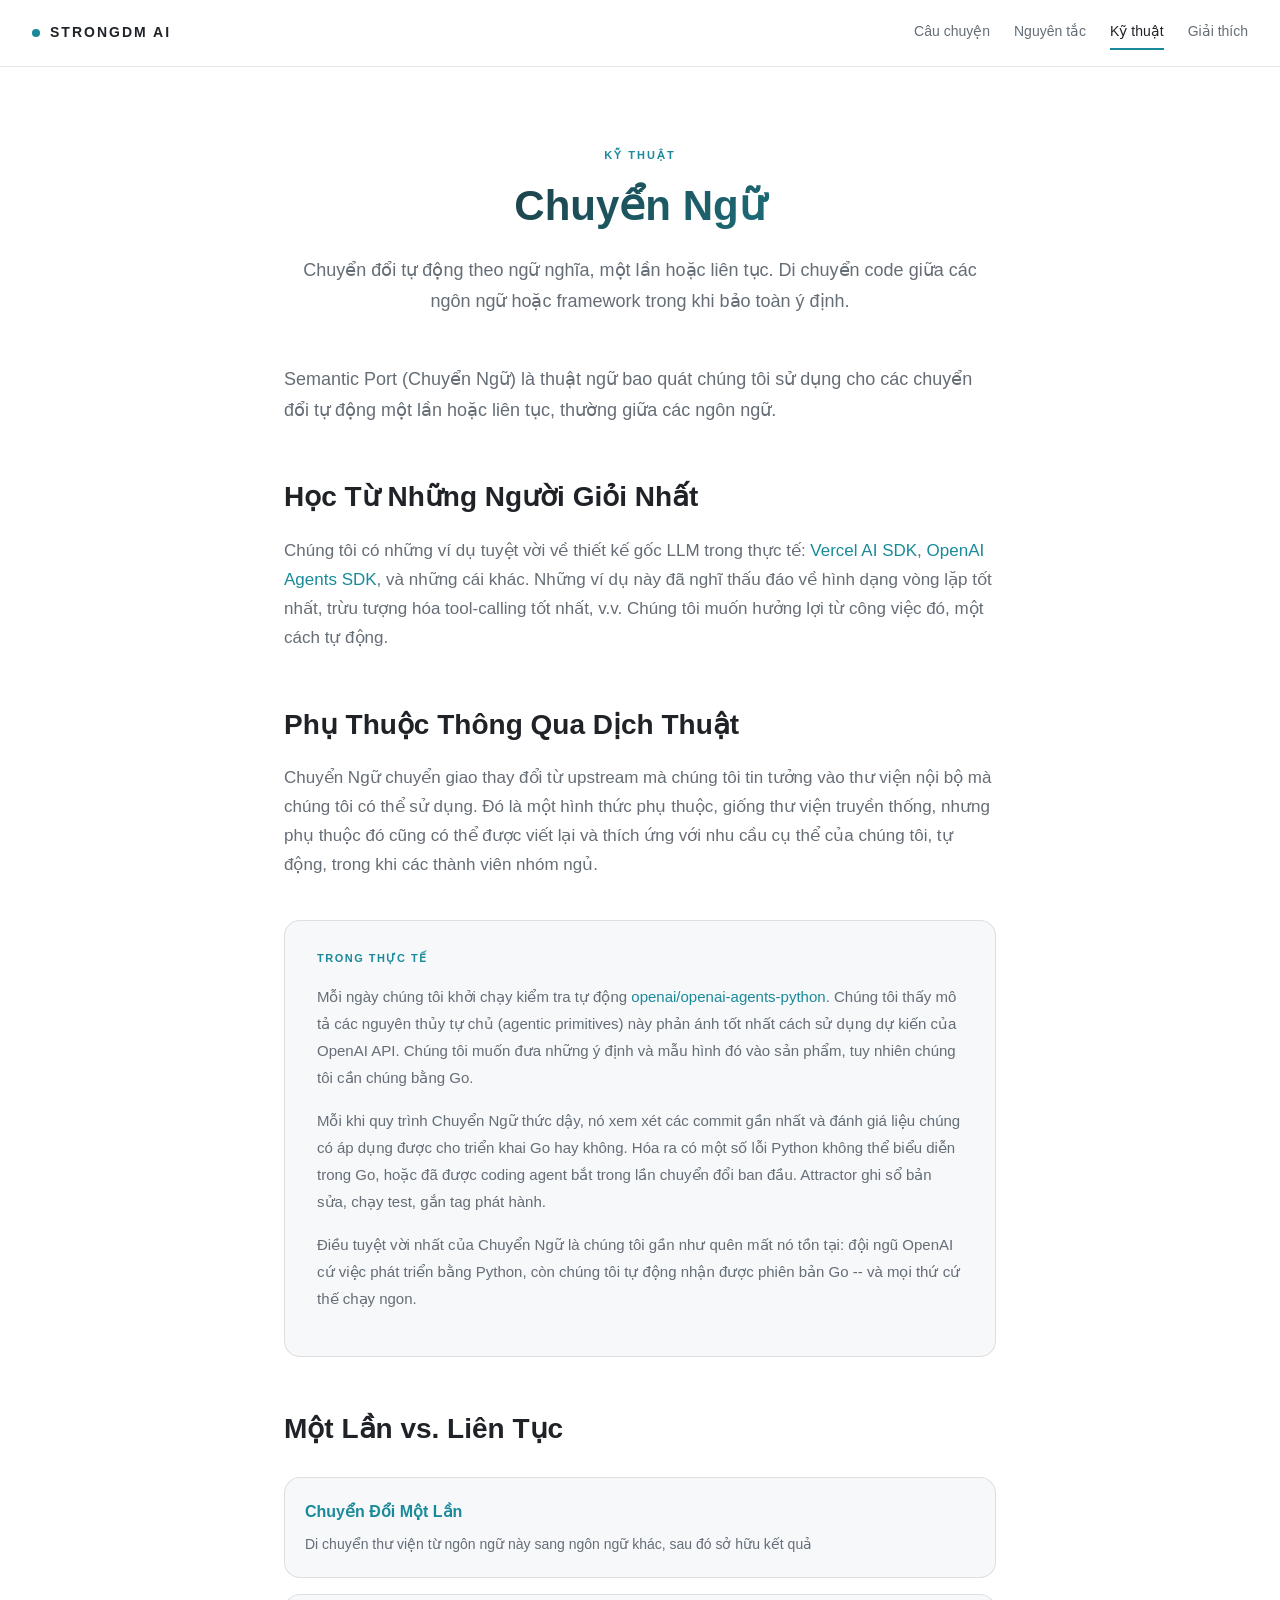
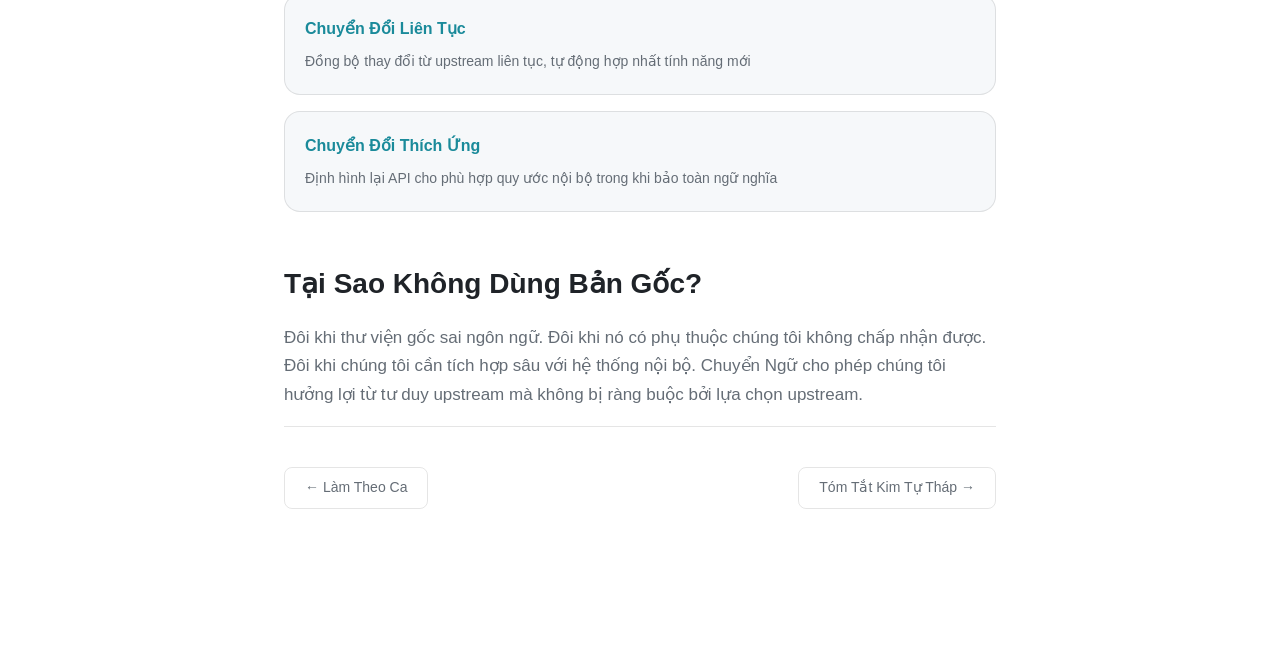
<file: semport.html>
<!DOCTYPE html>
<html lang="vi">
<head>
  <meta charset="utf-8">
  <meta name="viewport" content="width=device-width, initial-scale=1">
  <title>StrongDM — Chuyển Ngữ</title>
  <link rel="stylesheet" href="style.css">
</head>
<body>

<nav>
  <a class="nav-brand" href="index.html">StrongDM AI</a>
  <div class="nav-links">
    <a href="index.html">Câu chuyện</a>
    <a href="principles.html">Nguyên tắc</a>
    <a href="techniques.html" class="active">Kỹ thuật</a>
    <a href="explain.html">Giải thích</a>
  </div>
</nav>

<div class="container">

  <div class="center">
    <div class="tag" style="color:var(--accent);">Kỹ thuật</div>
    <h1>Chuyển Ngữ</h1>
    <p class="subtitle">Chuyển đổi tự động theo ngữ nghĩa, một lần hoặc liên tục. Di chuyển code giữa các ngôn ngữ hoặc framework trong khi bảo toàn ý định.</p>
  </div>

  <article>
    <p style="font-size:18px;">Semantic Port (Chuyển Ngữ) là thuật ngữ bao quát chúng tôi sử dụng cho các chuyển đổi tự động một lần hoặc liên tục, thường giữa các ngôn ngữ.</p>

    <h2>Học Từ Những Người Giỏi Nhất</h2>

    <p>Chúng tôi có những ví dụ tuyệt vời về thiết kế gốc LLM trong thực tế: <a href="https://sdk.vercel.ai" target="_blank">Vercel AI SDK</a>, <a href="https://openai.github.io/openai-agents-python/" target="_blank">OpenAI Agents SDK</a>, và những cái khác. Những ví dụ này đã nghĩ thấu đáo về hình dạng vòng lặp tốt nhất, trừu tượng hóa tool-calling tốt nhất, v.v. Chúng tôi muốn hưởng lợi từ công việc đó, một cách tự động.</p>

    <h2>Phụ Thuộc Thông Qua Dịch Thuật</h2>

    <p>Chuyển Ngữ chuyển giao thay đổi từ upstream mà chúng tôi tin tưởng vào thư viện nội bộ mà chúng tôi có thể sử dụng. Đó là một hình thức phụ thuộc, giống thư viện truyền thống, nhưng phụ thuộc đó cũng có thể được viết lại và thích ứng với nhu cầu cụ thể của chúng tôi, tự động, trong khi các thành viên nhóm ngủ.</p>

    <div class="card" style="padding:28px 32px;margin:40px 0;">
      <div style="font-size:11px;font-weight:700;letter-spacing:1.5px;text-transform:uppercase;color:var(--accent);margin-bottom:16px;">Trong Thực Tế</div>
      <p style="font-size:15px;line-height:1.8;">Mỗi ngày chúng tôi khởi chạy kiểm tra tự động <a href="https://github.com/openai/openai-agents-python" target="_blank">openai/openai-agents-python</a>. Chúng tôi thấy mô tả các nguyên thủy tự chủ (agentic primitives) này phản ánh tốt nhất cách sử dụng dự kiến của OpenAI API. Chúng tôi muốn đưa những ý định và mẫu hình đó vào sản phẩm, tuy nhiên chúng tôi cần chúng bằng Go.</p>
      <p style="font-size:15px;line-height:1.8;">Mỗi khi quy trình Chuyển Ngữ thức dậy, nó xem xét các commit gần nhất và đánh giá liệu chúng có áp dụng được cho triển khai Go hay không. Hóa ra có một số lỗi Python không thể biểu diễn trong Go, hoặc đã được coding agent bắt trong lần chuyển đổi ban đầu. Attractor ghi sổ bản sửa, chạy test, gắn tag phát hành.</p>
      <p style="font-size:15px;line-height:1.8;">Điều tuyệt vời nhất của Chuyển Ngữ là chúng tôi gần như quên mất nó tồn tại: đội ngũ OpenAI cứ việc phát triển bằng Python, còn chúng tôi tự động nhận được phiên bản Go -- và mọi thứ cứ thế chạy ngon.</p>
    </div>

    <h2>Một Lần vs. Liên Tục</h2>

    <div style="display:grid;gap:16px;margin:24px 0 32px;">
      <div class="card" style="padding:20px;margin:0;">
        <h3 style="font-size:16px;margin-bottom:8px;color:var(--accent);">Chuyển Đổi Một Lần</h3>
        <p style="font-size:14px;margin:0;color:var(--text-secondary);">Di chuyển thư viện từ ngôn ngữ này sang ngôn ngữ khác, sau đó sở hữu kết quả</p>
      </div>
      <div class="card" style="padding:20px;margin:0;">
        <h3 style="font-size:16px;margin-bottom:8px;color:var(--accent);">Chuyển Đổi Liên Tục</h3>
        <p style="font-size:14px;margin:0;color:var(--text-secondary);">Đồng bộ thay đổi từ upstream liên tục, tự động hợp nhất tính năng mới</p>
      </div>
      <div class="card" style="padding:20px;margin:0;">
        <h3 style="font-size:16px;margin-bottom:8px;color:var(--accent);">Chuyển Đổi Thích Ứng</h3>
        <p style="font-size:14px;margin:0;color:var(--text-secondary);">Định hình lại API cho phù hợp quy ước nội bộ trong khi bảo toàn ngữ nghĩa</p>
      </div>
    </div>

    <h2>Tại Sao Không Dùng Bản Gốc?</h2>

    <p>Đôi khi thư viện gốc sai ngôn ngữ. Đôi khi nó có phụ thuộc chúng tôi không chấp nhận được. Đôi khi chúng tôi cần tích hợp sâu với hệ thống nội bộ. Chuyển Ngữ cho phép chúng tôi hưởng lợi từ tư duy upstream mà không bị ràng buộc bởi lựa chọn upstream.</p>
  </article>

  <div class="page-nav">
    <a class="btn" href="shift-work.html">&larr; Làm Theo Ca</a>
    <a class="btn" href="pyramid-summaries.html">Tóm Tắt Kim Tự Tháp &rarr;</a>
  </div>

</div>

</body>
</html>
</file>
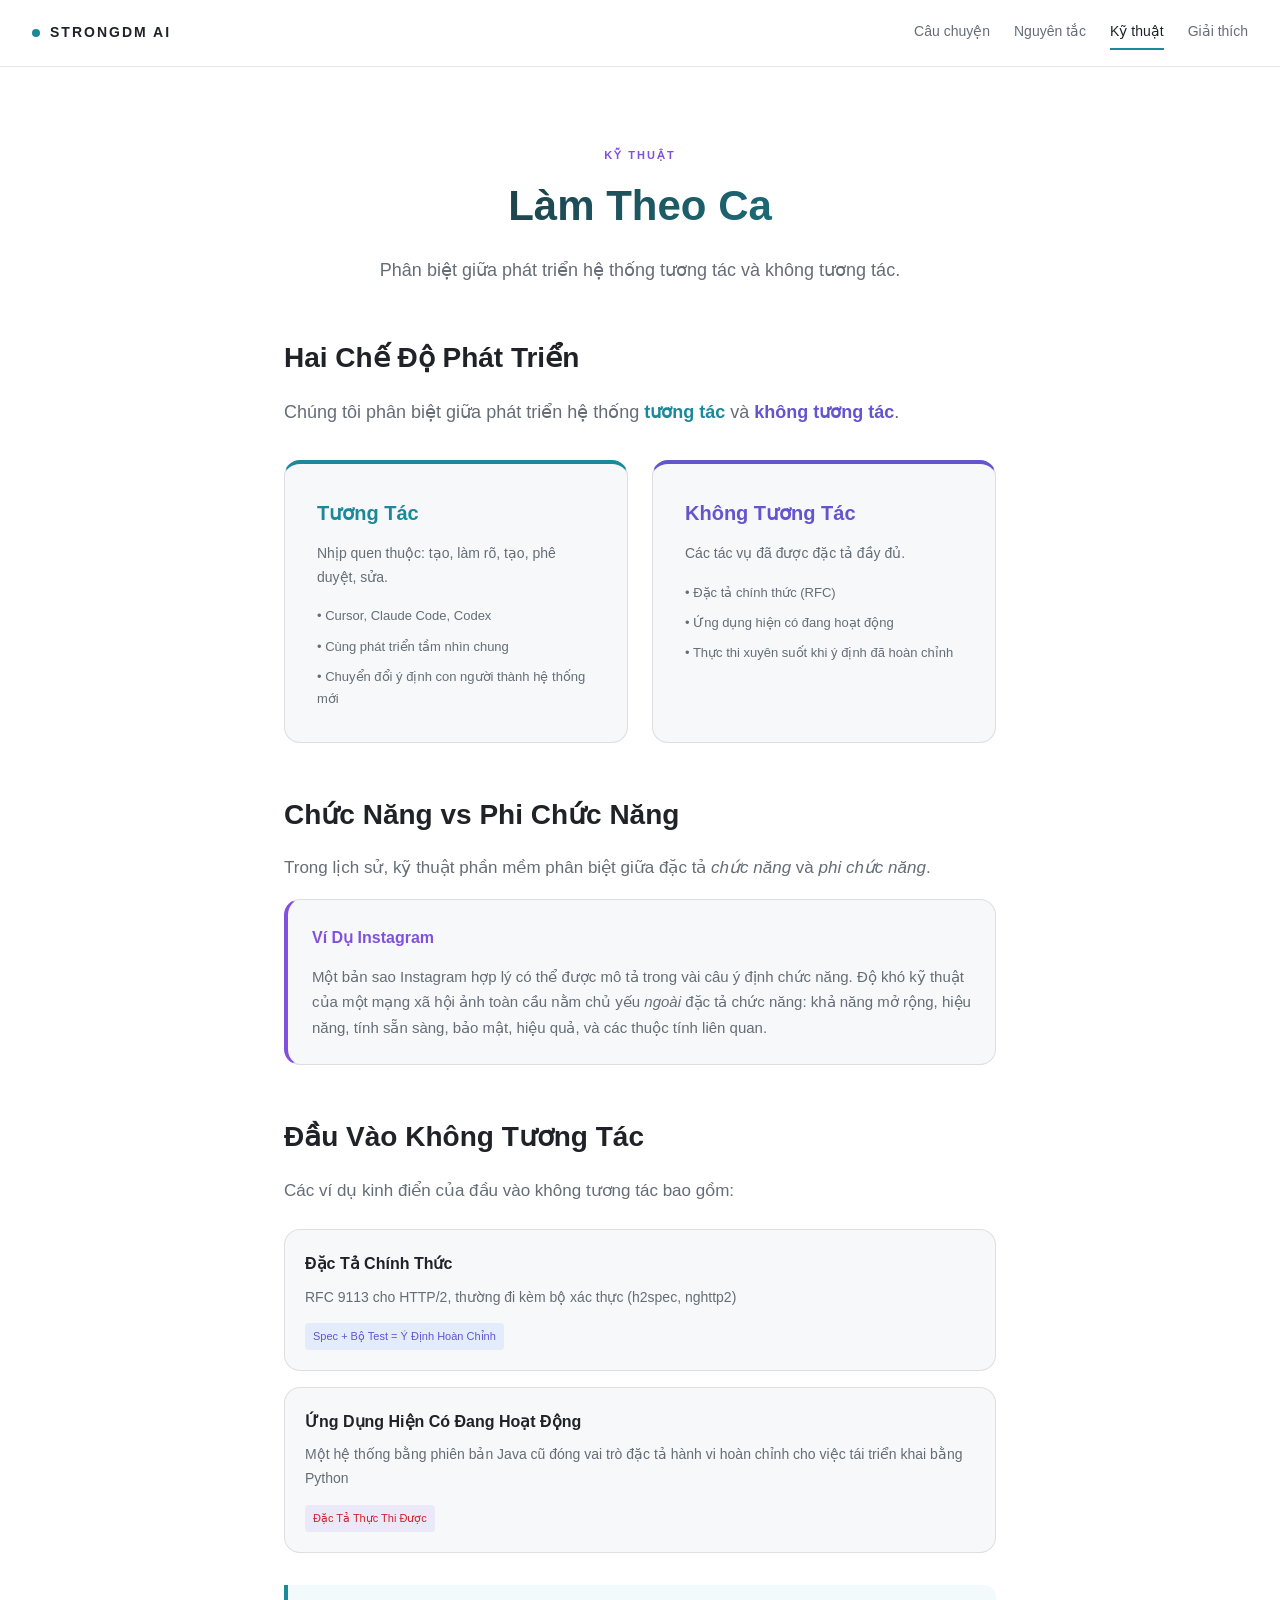
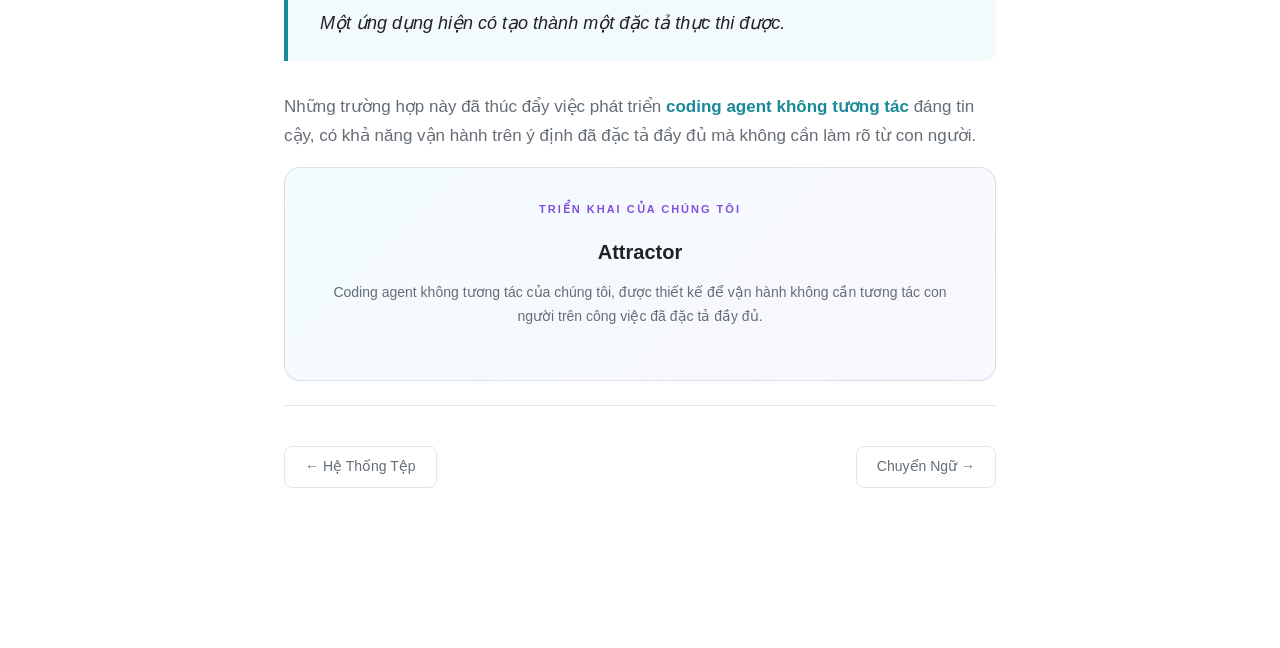
<file: shift-work.html>
<!DOCTYPE html>
<html lang="vi">
<head>
  <meta charset="utf-8">
  <meta name="viewport" content="width=device-width, initial-scale=1">
  <title>StrongDM — Làm Theo Ca</title>
  <link rel="stylesheet" href="style.css">
</head>
<body>

<nav>
  <a class="nav-brand" href="index.html">StrongDM AI</a>
  <div class="nav-links">
    <a href="index.html">Câu chuyện</a>
    <a href="principles.html">Nguyên tắc</a>
    <a href="techniques.html" class="active">Kỹ thuật</a>
    <a href="explain.html">Giải thích</a>
  </div>
</nav>

<div class="container">

  <div class="center">
    <div class="tag" style="color:var(--gradient-4);">Kỹ thuật</div>
    <h1>Làm Theo Ca</h1>
    <p class="subtitle">Phân biệt giữa phát triển hệ thống tương tác và không tương tác.</p>
  </div>

  <article>
    <h2 style="margin-top:0;">Hai Chế Độ Phát Triển</h2>

    <p style="font-size:18px;">Chúng tôi phân biệt giữa phát triển hệ thống <strong style="color:var(--accent);">tương tác</strong> và <strong style="color:var(--accent-secondary);">không tương tác</strong>.</p>

    <div style="display:grid;grid-template-columns:repeat(auto-fit, minmax(280px, 1fr));gap:24px;margin:32px 0 40px;">
      <div class="card" style="border-top:4px solid var(--accent);margin:0;">
        <h3 style="color:var(--accent);">Tương Tác</h3>
        <p style="font-size:14px;line-height:1.7;margin-bottom:16px;">Nhịp quen thuộc: tạo, làm rõ, tạo, phê duyệt, sửa.</p>
        <div style="font-size:13px;color:var(--text-secondary);">
          <div style="margin-bottom:8px;">&#8226; Cursor, Claude Code, Codex</div>
          <div style="margin-bottom:8px;">&#8226; Cùng phát triển tầm nhìn chung</div>
          <div>&#8226; Chuyển đổi ý định con người thành hệ thống mới</div>
        </div>
      </div>
      <div class="card" style="border-top:4px solid var(--accent-secondary);margin:0;">
        <h3 style="color:var(--accent-secondary);">Không Tương Tác</h3>
        <p style="font-size:14px;line-height:1.7;margin-bottom:16px;">Các tác vụ đã được đặc tả đầy đủ.</p>
        <div style="font-size:13px;color:var(--text-secondary);">
          <div style="margin-bottom:8px;">&#8226; Đặc tả chính thức (RFC)</div>
          <div style="margin-bottom:8px;">&#8226; Ứng dụng hiện có đang hoạt động</div>
          <div>&#8226; Thực thi xuyên suốt khi ý định đã hoàn chỉnh</div>
        </div>
      </div>
    </div>

    <h2>Chức Năng vs Phi Chức Năng</h2>

    <p>Trong lịch sử, kỹ thuật phần mềm phân biệt giữa đặc tả <em>chức năng</em> và <em>phi chức năng</em>.</p>

    <div class="card" style="border-left:4px solid var(--gradient-4);padding:24px;">
      <h4 style="margin-bottom:12px;color:var(--gradient-4);">Ví Dụ Instagram</h4>
      <p style="margin:0;font-size:15px;line-height:1.7;">Một bản sao Instagram hợp lý có thể được mô tả trong vài câu ý định chức năng. Độ khó kỹ thuật của một mạng xã hội ảnh toàn cầu nằm chủ yếu <em>ngoài</em> đặc tả chức năng: khả năng mở rộng, hiệu năng, tính sẵn sàng, bảo mật, hiệu quả, và các thuộc tính liên quan.</p>
    </div>

    <h2>Đầu Vào Không Tương Tác</h2>

    <p>Các ví dụ kinh điển của đầu vào không tương tác bao gồm:</p>

    <div style="display:grid;gap:16px;margin:24px 0 32px;">
      <div class="card" style="padding:20px;margin:0;">
        <div style="font-weight:600;margin-bottom:8px;">Đặc Tả Chính Thức</div>
        <div style="font-size:14px;color:var(--text-secondary);margin-bottom:12px;">RFC 9113 cho HTTP/2, thường đi kèm bộ xác thực (h2spec, nghttp2)</div>
        <div style="display:inline-block;font-size:11px;background:rgba(59,130,246,0.1);color:var(--accent-secondary);padding:4px 8px;border-radius:4px;">Spec + Bộ Test = Ý Định Hoàn Chỉnh</div>
      </div>
      <div class="card" style="padding:20px;margin:0;">
        <div style="font-weight:600;margin-bottom:8px;">Ứng Dụng Hiện Có Đang Hoạt Động</div>
        <div style="font-size:14px;color:var(--text-secondary);margin-bottom:12px;">Một hệ thống bằng phiên bản Java cũ đóng vai trò đặc tả hành vi hoàn chỉnh cho việc tái triển khai bằng Python</div>
        <div style="display:inline-block;font-size:11px;background:rgba(139,92,246,0.1);color:var(--gradient-3);padding:4px 8px;border-radius:4px;">Đặc Tả Thực Thi Được</div>
      </div>
    </div>

    <blockquote style="margin:32px 0;padding:24px 32px;border-left:4px solid var(--accent);background:var(--blockquote-bg);border-radius:0 12px 12px 0;">
      <div style="font-size:18px;font-style:italic;line-height:1.6;">Một ứng dụng hiện có tạo thành một đặc tả thực thi được.</div>
    </blockquote>

    <p>Những trường hợp này đã thúc đẩy việc phát triển <strong style="color:var(--accent);">coding agent không tương tác</strong> đáng tin cậy, có khả năng vận hành trên ý định đã đặc tả đầy đủ mà không cần làm rõ từ con người.</p>

    <div class="card" style="text-align:center;background:linear-gradient(135deg, rgba(6,182,212,0.05), rgba(139,92,246,0.05));">
      <div style="font-size:11px;font-weight:600;letter-spacing:2px;color:var(--gradient-4);margin-bottom:16px;text-transform:uppercase;">Triển Khai Của Chúng Tôi</div>
      <h3>Attractor</h3>
      <p style="font-size:14px;margin-bottom:20px;">Coding agent không tương tác của chúng tôi, được thiết kế để vận hành không cần tương tác con người trên công việc đã đặc tả đầy đủ.</p>
    </div>
  </article>

  <div class="page-nav">
    <a class="btn" href="filesystem.html">&larr; Hệ Thống Tệp</a>
    <a class="btn" href="semport.html">Chuyển Ngữ &rarr;</a>
  </div>

</div>

</body>
</html>
</file>
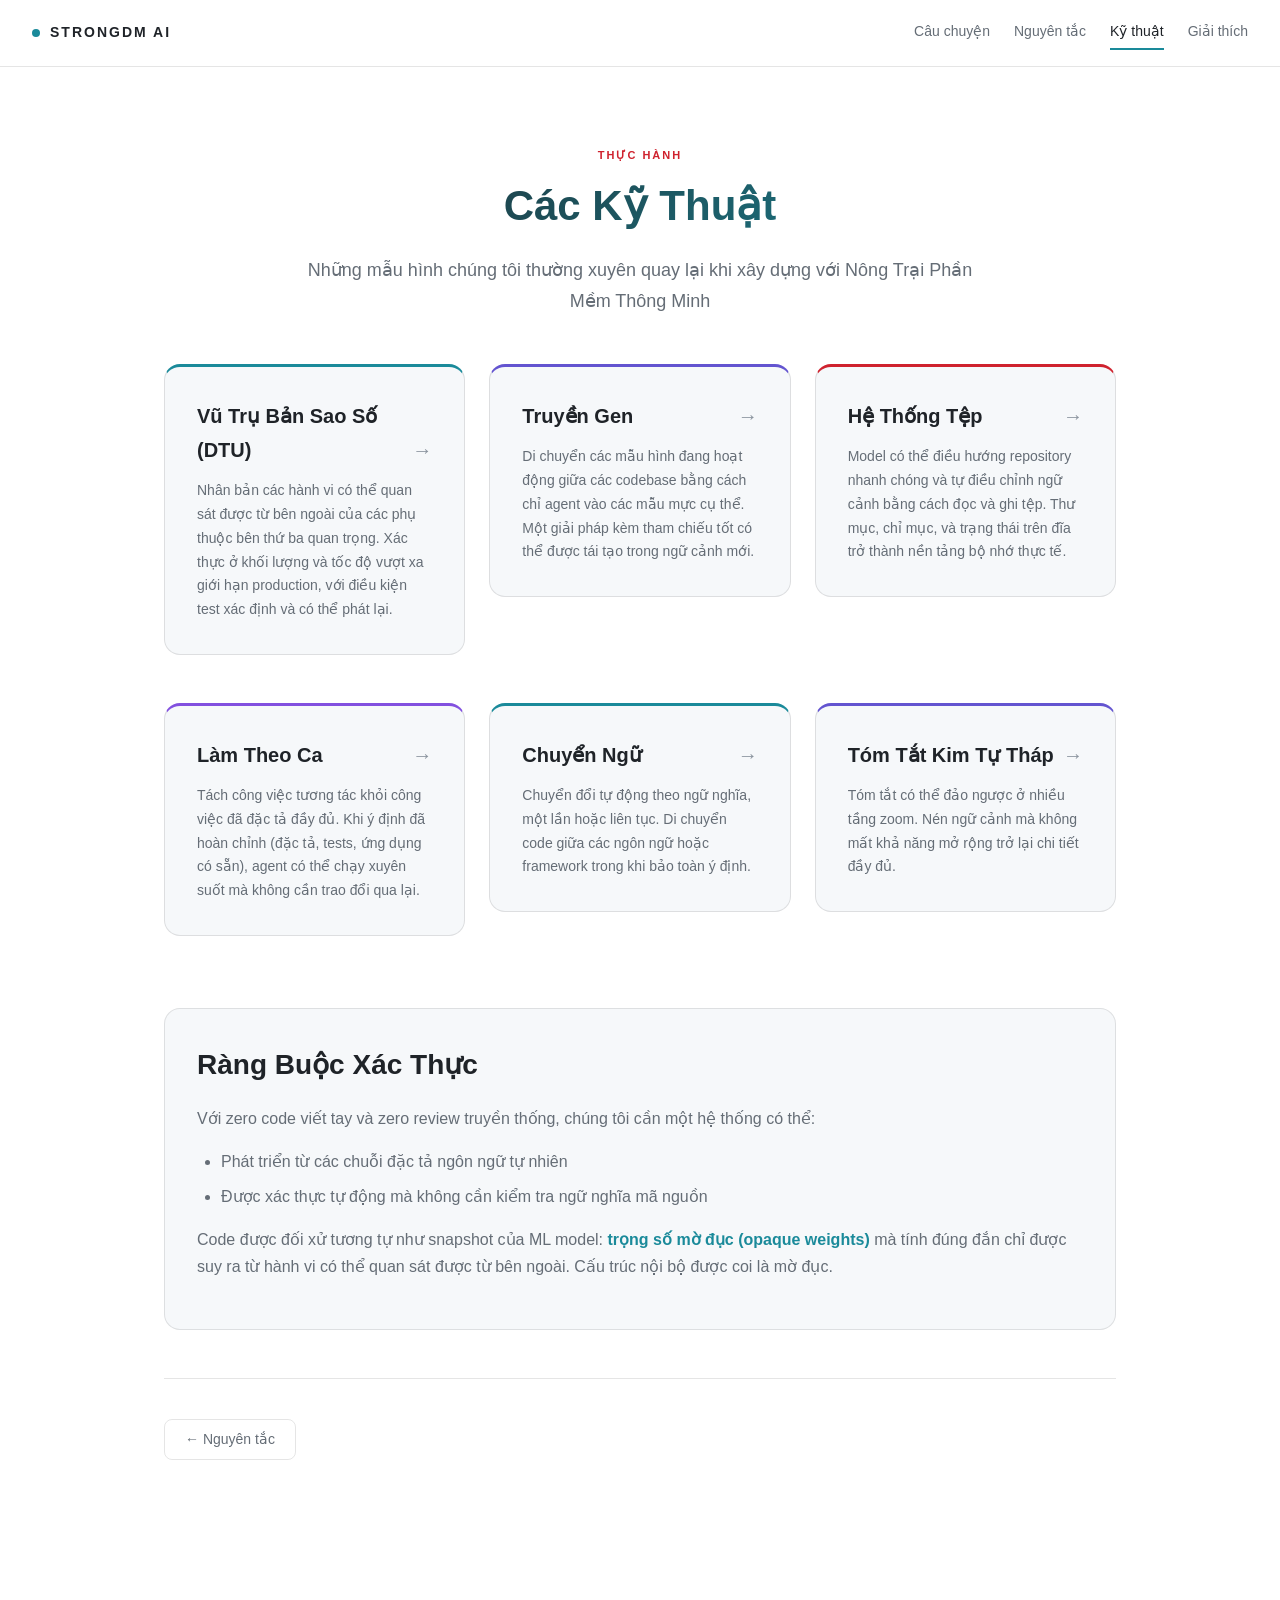
<file: techniques.html>
<!DOCTYPE html>
<html lang="vi">
<head>
  <meta charset="utf-8">
  <meta name="viewport" content="width=device-width, initial-scale=1">
  <title>StrongDM — Kỹ thuật</title>
  <link rel="stylesheet" href="style.css">
</head>
<body>

<nav>
  <a class="nav-brand" href="index.html">StrongDM AI</a>
  <div class="nav-links">
    <a href="index.html">Câu chuyện</a>
    <a href="principles.html">Nguyên tắc</a>
    <a href="techniques.html" class="active">Kỹ thuật</a>
    <a href="explain.html">Giải thích</a>
  </div>
</nav>

<div class="container-wide">

  <div class="center">
    <div class="tag" style="color:var(--gradient-3);">Thực hành</div>
    <h1>Các Kỹ Thuật</h1>
    <p class="subtitle">Những mẫu hình chúng tôi thường xuyên quay lại khi xây dựng với Nông Trại Phần Mềm Thông Minh</p>
  </div>

  <div class="grid">

    <!-- DTU -->
    <a href="dtu.html" style="text-decoration:none;color:inherit;">
    <div class="card" style="border-top: 3px solid var(--accent);cursor:pointer;transition:border-color 0.2s;">
      <h3>Vũ Trụ Bản Sao Số (DTU) <span style="float:right;color:var(--text-muted);">&rarr;</span></h3>
      <p style="margin:0; font-size:14px;">Nhân bản các hành vi có thể quan sát được từ bên ngoài của các phụ thuộc bên thứ ba quan trọng. Xác thực ở khối lượng và tốc độ vượt xa giới hạn production, với điều kiện test xác định và có thể phát lại.</p>
    </div>
    </a>

    <!-- Gene Transfusion -->
    <a href="gene-transfusion.html" style="text-decoration:none;color:inherit;">
    <div class="card" style="border-top: 3px solid var(--accent-secondary);cursor:pointer;transition:border-color 0.2s;">
      <h3>Truyền Gen <span style="float:right;color:var(--text-muted);">&rarr;</span></h3>
      <p style="margin:0; font-size:14px;">Di chuyển các mẫu hình đang hoạt động giữa các codebase bằng cách chỉ agent vào các mẫu mực cụ thể. Một giải pháp kèm tham chiếu tốt có thể được tái tạo trong ngữ cảnh mới.</p>
    </div>
    </a>

    <!-- Filesystem -->
    <a href="filesystem.html" style="text-decoration:none;color:inherit;">
    <div class="card" style="border-top: 3px solid var(--gradient-3);cursor:pointer;transition:border-color 0.2s;">
      <h3>Hệ Thống Tệp <span style="float:right;color:var(--text-muted);">&rarr;</span></h3>
      <p style="margin:0; font-size:14px;">Model có thể điều hướng repository nhanh chóng và tự điều chỉnh ngữ cảnh bằng cách đọc và ghi tệp. Thư mục, chỉ mục, và trạng thái trên đĩa trở thành nền tảng bộ nhớ thực tế.</p>
    </div>
    </a>

    <!-- Shift Work -->
    <a href="shift-work.html" style="text-decoration:none;color:inherit;">
    <div class="card" style="border-top: 3px solid var(--gradient-4);cursor:pointer;transition:border-color 0.2s;">
      <h3>Làm Theo Ca <span style="float:right;color:var(--text-muted);">&rarr;</span></h3>
      <p style="margin:0; font-size:14px;">Tách công việc tương tác khỏi công việc đã đặc tả đầy đủ. Khi ý định đã hoàn chỉnh (đặc tả, tests, ứng dụng có sẵn), agent có thể chạy xuyên suốt mà không cần trao đổi qua lại.</p>
    </div>
    </a>

    <!-- Chuyển Ngữ -->
    <a href="semport.html" style="text-decoration:none;color:inherit;">
    <div class="card" style="border-top: 3px solid var(--accent);cursor:pointer;transition:border-color 0.2s;">
      <h3>Chuyển Ngữ <span style="float:right;color:var(--text-muted);">&rarr;</span></h3>
      <p style="margin:0; font-size:14px;">Chuyển đổi tự động theo ngữ nghĩa, một lần hoặc liên tục. Di chuyển code giữa các ngôn ngữ hoặc framework trong khi bảo toàn ý định.</p>
    </div>
    </a>

    <!-- Pyramid Summaries -->
    <a href="pyramid-summaries.html" style="text-decoration:none;color:inherit;">
    <div class="card" style="border-top: 3px solid var(--accent-secondary);cursor:pointer;transition:border-color 0.2s;">
      <h3>Tóm Tắt Kim Tự Tháp <span style="float:right;color:var(--text-muted);">&rarr;</span></h3>
      <p style="margin:0; font-size:14px;">Tóm tắt có thể đảo ngược ở nhiều tầng zoom. Nén ngữ cảnh mà không mất khả năng mở rộng trở lại chi tiết đầy đủ.</p>
    </div>
    </a>

  </div>

  <!-- Validation Constraint -->
  <div class="validation-box">
    <h2>Ràng Buộc Xác Thực</h2>
    <p>Với zero code viết tay và zero review truyền thống, chúng tôi cần một hệ thống có thể:</p>
    <ul>
      <li>Phát triển từ các chuỗi đặc tả ngôn ngữ tự nhiên</li>
      <li>Được xác thực tự động mà không cần kiểm tra ngữ nghĩa mã nguồn</li>
    </ul>
    <p>Code được đối xử tương tự như snapshot của ML model: <span class="highlight">trọng số mờ đục (opaque weights)</span> mà tính đúng đắn chỉ được suy ra từ hành vi có thể quan sát được từ bên ngoài. Cấu trúc nội bộ được coi là mờ đục.</p>
  </div>

  <div class="page-nav">
    <a class="btn" href="principles.html">← Nguyên tắc</a>
    <span></span>
  </div>

</div>

</body>
</html>
</file>
<file: style.css>
* { margin: 0; padding: 0; box-sizing: border-box; }

:root {
  --bg: #05080f;
  --card: #0d1117;
  --border: rgba(255,255,255,0.1);
  --text: #e6edf3;
  --text-secondary: #8b949e;
  --text-muted: #484f58;
  --accent: #22a6b8;
  --accent-secondary: #7c6ef0;
  --success: #2ea043;
  --info: #388bfd;
  --warning: #d29922;
  --gradient-3: #e06c75;
  --gradient-4: #c678dd;
  --nav-bg: rgba(5,8,15,0.85);
  --code-bg: rgba(255,255,255,0.1);
  --blockquote-bg: rgba(34,166,184,0.05);
  --pyr-bg: rgba(255,255,255,0.03);
  --pyr-bg-max: rgba(255,255,255,0.02);
  --pyr-dot-off: rgba(255,255,255,0.1);
  --glass-bg: rgba(13,17,23,0.55);
  --glass-shadow: rgba(0,0,0,0.3);
}

@media (prefers-color-scheme: light) {
  :root {
    --bg: #ffffff;
    --card: #f6f8fa;
    --border: rgba(0,0,0,0.1);
    --text: #1f2328;
    --text-secondary: #656d76;
    --text-muted: #8b949e;
    --accent: #1a8a9a;
    --accent-secondary: #6354d0;
    --success: #1a7f37;
    --info: #0969da;
    --warning: #9a6700;
    --gradient-3: #cf222e;
    --gradient-4: #8250df;
    --nav-bg: rgba(255,255,255,0.85);
    --code-bg: rgba(0,0,0,0.06);
    --blockquote-bg: rgba(34,166,184,0.06);
    --pyr-bg: rgba(0,0,0,0.03);
    --pyr-bg-max: rgba(0,0,0,0.02);
    --pyr-dot-off: rgba(0,0,0,0.1);
    --glass-bg: rgba(255,255,255,0.6);
    --glass-shadow: rgba(0,0,0,0.08);
  }
}

body {
  font-family: -apple-system, BlinkMacSystemFont, "Segoe UI", Roboto, sans-serif;
  background: var(--bg);
  color: var(--text);
  line-height: 1.7;
}

a { color: var(--accent); text-decoration: none; }
a:hover { text-decoration: underline; }

nav {
  position: fixed; top: 0; left: 0; right: 0; z-index: 100;
  display: flex; align-items: center; justify-content: space-between;
  padding: 16px 32px;
  background: var(--nav-bg);
  backdrop-filter: blur(12px);
  border-bottom: 1px solid var(--border);
}

.nav-brand {
  font-weight: 700; font-size: 14px; letter-spacing: 2px;
  color: var(--text); text-transform: uppercase;
}

.nav-brand::before {
  content: ""; display: inline-block;
  width: 8px; height: 8px; border-radius: 50%;
  background: var(--accent); margin-right: 10px;
}

.nav-links { display: flex; gap: 24px; }

.nav-links a {
  font-size: 14px; color: var(--text-secondary);
  padding: 4px 0; border-bottom: 2px solid transparent;
}

.nav-links a:hover, .nav-links a.active {
  color: var(--text); text-decoration: none;
  border-bottom-color: var(--accent);
}

.container {
  max-width: 760px; margin: 0 auto;
  padding: 140px 24px 80px;
}

.container-wide {
  max-width: 1000px; margin: 0 auto;
  padding: 140px 24px 80px;
}

.tag {
  display: inline-block; font-size: 11px; font-weight: 600;
  letter-spacing: 2px; text-transform: uppercase;
  color: var(--accent); margin-bottom: 16px;
}

h1 {
  font-size: 42px; font-weight: 700; line-height: 1.2;
  margin-bottom: 24px;
  background: linear-gradient(135deg, var(--text), var(--accent));
  -webkit-background-clip: text; -webkit-text-fill-color: transparent;
  background-clip: text;
}

h2 {
  font-size: 28px; font-weight: 700; margin: 48px 0 16px;
  color: var(--text);
}

p { margin-bottom: 16px; color: var(--text-secondary); font-size: 17px; }

ul, ol { padding-left: 24px; margin-bottom: 16px; color: var(--text-secondary); }
li { margin-bottom: 8px; }

strong { color: var(--text); }
em { color: var(--text-secondary); font-style: italic; }

hr {
  border: none; border-top: 1px solid var(--border);
  margin: 48px 0;
}

.meta {
  margin-top: 24px; padding-top: 24px;
  border-top: 1px solid var(--border);
  font-size: 14px; color: var(--text-muted);
}

.card {
  padding: 32px; margin-bottom: 24px;
  background: var(--card);
  border: 1px solid var(--border);
  border-radius: 16px;
}

.card-accent {
  border-color: var(--accent);
  background: linear-gradient(135deg, rgba(34,166,184,0.08), transparent);
}

.card-success { border-color: var(--success); }
.card-info    { border-color: var(--info); }
.card-warning {
  border-color: var(--warning);
  background: linear-gradient(135deg, rgba(234,179,8,0.06), transparent);
  text-align: center;
}

.card h3 {
  font-size: 20px; font-weight: 700; margin-bottom: 12px;
  color: var(--text);
}

.card .label {
  font-size: 11px; font-weight: 700; letter-spacing: 2px;
  text-transform: uppercase; margin-bottom: 8px;
}

.card .label-accent   { color: var(--accent); }
.card .label-success  { color: var(--success); }
.card .label-info     { color: var(--info); }
.card .label-warning  { color: var(--warning); }

.grid {
  display: grid;
  grid-template-columns: repeat(auto-fit, minmax(300px, 1fr));
  gap: 24px; margin-bottom: 48px;
}

.loop-row {
  display: flex; gap: 24px; justify-content: center;
  margin-bottom: 32px; flex-wrap: wrap;
}

.loop-row .card { flex: 1; max-width: 360px; }

.arrow-down {
  display: flex; justify-content: center; padding: 20px 0;
  color: var(--accent); font-size: 24px;
}

.pill {
  display: inline-block; padding: 6px 14px; margin: 4px;
  font-size: 13px; border-radius: 20px;
  background: rgba(234,179,8,0.1);
  border: 1px solid rgba(234,179,8,0.3);
  color: var(--warning);
}

.footnotes {
  font-size: 14px; color: var(--text-muted); line-height: 1.8;
}

.page-nav {
  display: flex; justify-content: space-between;
  padding: 40px 0 80px;
  border-top: 1px solid var(--border);
}

.btn {
  padding: 8px 20px; font-size: 14px; color: var(--text-secondary);
  border: 1px solid var(--border); border-radius: 8px;
}

.btn:hover {
  color: var(--text); border-color: var(--accent);
  text-decoration: none;
}

.center { text-align: center; }

.subtitle {
  max-width: 700px; margin: 0 auto 48px;
  font-size: 18px; color: var(--text-secondary);
  text-align: center;
}

.loop-hint {
  text-align: center; color: var(--text-muted);
  font-size: 14px; font-style: italic; margin-bottom: 48px;
}

.validation-box {
  padding: 32px; margin-bottom: 48px;
  background: var(--card);
  border: 1px solid var(--border);
  border-radius: 16px;
}

.validation-box h2 { margin-top: 0; }
.validation-box p, .validation-box li { font-size: 16px; }
.validation-box .highlight { color: var(--accent); font-weight: 600; }

@media (max-width: 600px) {
  .nav-brand { display: none; }
  nav { justify-content: center; }
  .nav-links { gap: 16px; }
}
</file>
